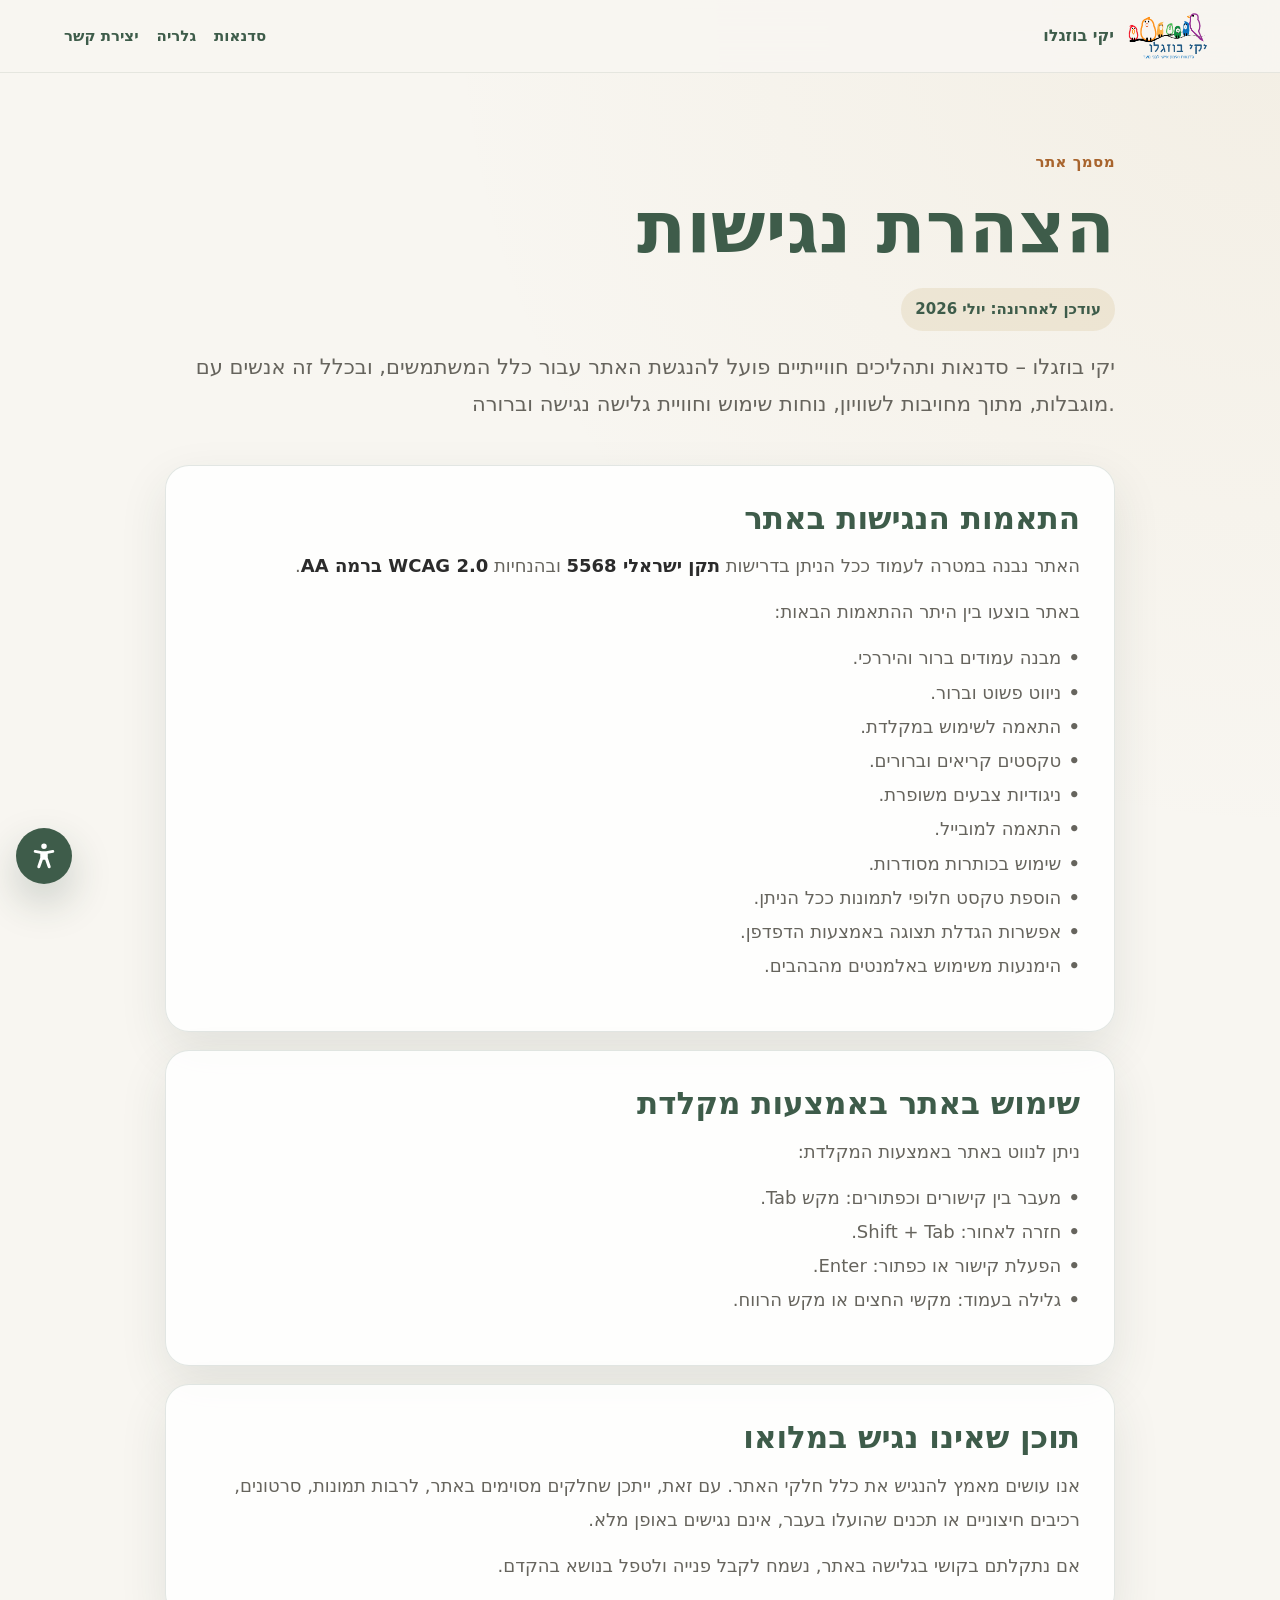
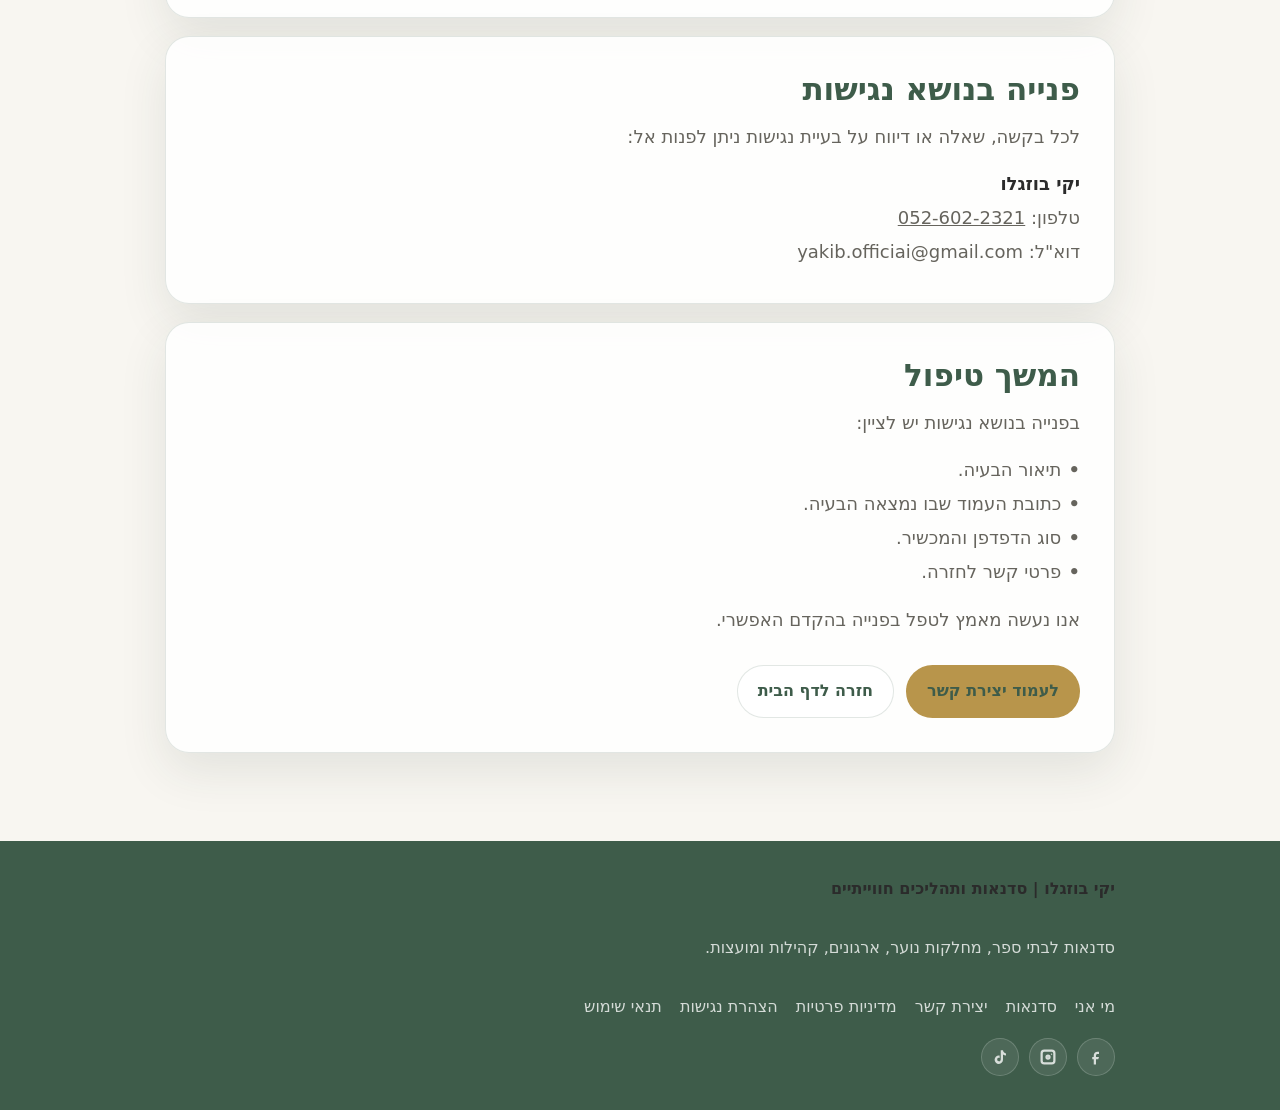
<file: accessibility.html>
<!doctype html>
<html lang="he" dir="ltr">
  <head>
    <script type="text/javascript">
        (function(c,l,a,r,i,t,y){
            c[a]=c[a]||function(){(c[a].q=c[a].q||[]).push(arguments)};
            t=l.createElement(r);t.async=1;t.src="https://www.clarity.ms/tag/"+i;
            y=l.getElementsByTagName(r)[0];y.parentNode.insertBefore(t,y);
        })(window, document, "clarity", "script", "xnafvwif09");
    </script>
    <meta charset="utf-8">
    <meta name="viewport" content="width=device-width, initial-scale=1">
    <title>הצהרת נגישות | יקי בוזגלו</title>
    <style>
      :root {
        --forest: #3e5c4a;
        --olive: #6f7f55;
        --cream: #f8f6f1;
        --sand: #ebe5d7;
        --gold: #b8954b;
        --ink: #2b2b2b;
        --muted: #66645d;
        --white: #ffffff;
        --line: rgba(62, 92, 74, .15);
        --gold-strong: #a8642d;
        --shadow: 0 18px 48px rgba(38, 63, 49, .1);
        --radius: 24px;
      }

      * { box-sizing: border-box; }

      html {
        scroll-behavior: smooth;
        direction: ltr;
      }

      body {
        margin: 0;
        background:
          radial-gradient(circle at top right, rgba(184, 149, 75, .08), transparent 28%),
          var(--cream);
        color: var(--ink);
        font-family: system-ui, -apple-system, BlinkMacSystemFont, "Segoe UI", sans-serif;
        line-height: 1.8;
        direction: ltr;
        overflow-x: hidden;
      }

      a {
        color: inherit;
      }

      .site-header {
        position: sticky;
        top: 0;
        z-index: 10;
        display: flex;
        align-items: center;
        justify-content: space-between;
        gap: 24px;
        padding: 12px clamp(18px, 5vw, 72px);
        background: rgba(248, 246, 241, .92);
        backdrop-filter: blur(18px);
        border-bottom: 1px solid rgba(62, 92, 74, .1);
        direction: rtl;
      }

      .brand {
        display: inline-flex;
        align-items: center;
        gap: 10px;
        color: var(--forest);
        font-weight: 900;
        text-decoration: none;
      }

      .brand img {
        width: 92px;
        height: 48px;
        object-fit: contain;
      }

      .top-links {
        display: flex;
        align-items: center;
        gap: 18px;
        color: var(--forest);
        font-size: 15px;
        font-weight: 800;
      }

      .top-links a {
        text-decoration: none;
      }

      .content-shell {
        width: calc(100% - 36px);
        max-width: 950px;
        margin-inline: auto;
        padding: clamp(38px, 6vw, 76px) 0 clamp(48px, 7vw, 88px);
        direction: ltr;
        text-align: right;
      }

      .page-hero {
        margin-bottom: clamp(24px, 4vw, 42px);
        direction: ltr;
      }

      .eyebrow {
        margin: 0 0 8px;
        color: var(--gold-strong);
        font-size: 15px;
        font-weight: 900;
        letter-spacing: .03em;
      }

      h1,
      h2 {
        margin: 0;
        color: var(--forest);
        line-height: 1.2;
      }

      h1 {
        font-size: clamp(42px, 7vw, 72px);
        overflow-wrap: anywhere;
      }

      .intro {
        margin: 18px 0 0;
        color: var(--muted);
        font-size: clamp(18px, 2vw, 21px);
        line-height: 1.75;
      }

      .updated {
        display: inline-flex;
        margin-top: 18px;
        padding: 8px 14px;
        border-radius: 999px;
        background: rgba(184, 149, 75, .14);
        color: var(--forest);
        font-size: 15px;
        font-weight: 900;
      }

      .accessibility-list {
        display: grid;
        gap: 18px;
      }

      .accessibility-card {
        scroll-margin-top: 96px;
        padding: clamp(22px, 3.5vw, 34px);
        border: 1px solid var(--line);
        border-radius: var(--radius);
        background: rgba(255, 255, 255, .86);
        box-shadow: var(--shadow);
        direction: rtl;
        text-align: right;
      }

      .accessibility-card h2 {
        margin-bottom: 12px;
        font-size: clamp(24px, 3vw, 31px);
        overflow-wrap: anywhere;
      }

      .accessibility-card p,
      .accessibility-card li {
        color: var(--muted);
        font-size: 18px;
        line-height: 1.9;
        overflow-wrap: anywhere;
      }

      .accessibility-card p {
        margin: 0 0 12px;
      }

      .accessibility-card p:last-child {
        margin-bottom: 0;
      }

      .accessibility-card ul {
        margin: 8px 0 14px;
        padding: 0;
        direction: rtl;
        text-align: right;
        list-style: none;
      }

      .accessibility-card li {
        display: grid;
        grid-template-columns: auto 1fr;
        gap: .45rem;
        align-items: start;
        direction: rtl;
        text-align: right;
      }

      .accessibility-card li::before {
        content: "•";
        color: var(--muted);
        font-weight: 900;
        line-height: inherit;
      }

      strong {
        color: var(--ink);
        font-weight: 900;
      }

      .actions {
        display: flex;
        flex-wrap: wrap;
        gap: 12px;
        margin-top: 28px;
      }

      .button {
        display: inline-flex;
        align-items: center;
        justify-content: center;
        min-height: 46px;
        padding: 11px 20px;
        border-radius: 999px;
        border: 1px solid transparent;
        background: var(--gold);
        color: var(--forest);
        font-weight: 900;
        text-decoration: none;
        transition: transform .22s ease, box-shadow .22s ease;
      }

      .button:hover {
        transform: translateY(-2px);
        box-shadow: 0 14px 32px rgba(38, 63, 49, .13);
      }

      .button.secondary {
        border-color: var(--line);
        background: var(--white);
      }

      .site-footer {
        padding: 34px clamp(18px, 5vw, 72px);
        background: var(--forest);
        color: var(--white);
        direction: rtl;
      }

      .footer-inner {
        width: min(950px, 100%);
        margin-inline: auto;
        display: grid;
        gap: 14px;
      }

      .site-footer p,
      .site-footer a {
        color: rgba(255, 255, 255, .78);
      }

      .footer-links {
        display: flex;
        flex-wrap: wrap;
        gap: 10px 18px;
      }

      .footer-links a {
        text-decoration: none;
      }

      .social-links {
        display: flex;
        flex-wrap: wrap;
        align-items: center;
        gap: 10px;
        margin-top: 2px;
      }

      .social-link {
        display: inline-flex;
        width: 38px;
        height: 38px;
        align-items: center;
        justify-content: center;
        border: 1px solid rgba(255, 255, 255, .18);
        border-radius: 999px;
        background: rgba(255, 255, 255, .08);
        color: var(--white);
        text-decoration: none;
        transition: transform .22s ease, background .22s ease, border-color .22s ease;
      }

      .social-link:hover {
        transform: translateY(-2px);
        border-color: rgba(255, 255, 255, .34);
        background: rgba(255, 255, 255, .15);
      }

      .social-link svg {
        width: 18px;
        height: 18px;
        fill: currentColor;
      }

      .sr-only {
        position: absolute;
        width: 1px;
        height: 1px;
        padding: 0;
        margin: -1px;
        overflow: hidden;
        clip: rect(0, 0, 0, 0);
        white-space: nowrap;
        border: 0;
      }

      @media (max-width: 640px) {
        .site-header {
          justify-content: center;
          padding-block: 8px;
        }

        .brand img {
          width: 86px;
          height: 44px;
        }

        .brand span,
        .top-links {
          display: none;
        }

        .content-shell {
          width: 100%;
          max-width: none;
          padding: 34px 14px 48px;
        }

        .accessibility-card {
          width: 100%;
          padding: 20px;
          border-radius: 20px;
        }

        h1 {
          font-size: 34px;
        }

        .accessibility-card h2 {
          font-size: 22px;
        }

        .accessibility-card p,
        .accessibility-card li {
          font-size: 16px;
          line-height: 1.85;
        }
      }
    </style>
    <link rel="stylesheet" href="assets/css/accessibility-widget.css">
  </head>
  <body>
    <header class="site-header">
      <a class="brand" href="index.html" aria-label="חזרה לדף הבית">
        <img src="assets/images/logo.png" alt="לוגו יקי בוזגלו">
        <span>יקי בוזגלו</span>
      </a>
      <nav class="top-links" aria-label="ניווט עמוד הצהרת נגישות">
        <a href="index.html#workshops">סדנאות</a>
        <a href="index.html#gallery">גלריה</a>
        <a href="index.html#contact">יצירת קשר</a>
      </nav>
    </header>

    <main class="content-shell">
      <section class="page-hero" aria-labelledby="accessibility-title">
        <p class="eyebrow">מסמך אתר</p>
        <h1 id="accessibility-title">הצהרת נגישות</h1>
        <span class="updated">עודכן לאחרונה: יולי 2026</span>
        <p class="intro">יקי בוזגלו – סדנאות ותהליכים חווייתיים פועל להנגשת האתר עבור כלל המשתמשים, ובכלל זה אנשים עם מוגבלות, מתוך מחויבות לשוויון, נוחות שימוש וחוויית גלישה נגישה וברורה.</p>
      </section>

      <section class="accessibility-list" aria-label="סעיפי הצהרת הנגישות">
        <article class="accessibility-card" id="site-adjustments">
          <h2>התאמות הנגישות באתר</h2>
          <p>האתר נבנה במטרה לעמוד ככל הניתן בדרישות <strong>תקן ישראלי 5568</strong> ובהנחיות <strong>WCAG 2.0 ברמה AA</strong>.</p>
          <p>באתר בוצעו בין היתר ההתאמות הבאות:</p>
          <ul>
            <li>מבנה עמודים ברור והיררכי.</li>
            <li>ניווט פשוט וברור.</li>
            <li>התאמה לשימוש במקלדת.</li>
            <li>טקסטים קריאים וברורים.</li>
            <li>ניגודיות צבעים משופרת.</li>
            <li>התאמה למובייל.</li>
            <li>שימוש בכותרות מסודרות.</li>
            <li>הוספת טקסט חלופי לתמונות ככל הניתן.</li>
            <li>אפשרות הגדלת תצוגה באמצעות הדפדפן.</li>
            <li>הימנעות משימוש באלמנטים מהבהבים.</li>
          </ul>
        </article>

        <article class="accessibility-card" id="keyboard-use">
          <h2>שימוש באתר באמצעות מקלדת</h2>
          <p>ניתן לנווט באתר באמצעות המקלדת:</p>
          <ul>
            <li>מעבר בין קישורים וכפתורים: מקש Tab.</li>
            <li>חזרה לאחור: Shift + Tab.</li>
            <li>הפעלת קישור או כפתור: Enter.</li>
            <li>גלילה בעמוד: מקשי החצים או מקש הרווח.</li>
          </ul>
        </article>

        <article class="accessibility-card" id="partial-accessibility">
          <h2>תוכן שאינו נגיש במלואו</h2>
          <p>אנו עושים מאמץ להנגיש את כלל חלקי האתר. עם זאת, ייתכן שחלקים מסוימים באתר, לרבות תמונות, סרטונים, רכיבים חיצוניים או תכנים שהועלו בעבר, אינם נגישים באופן מלא.</p>
          <p>אם נתקלתם בקושי בגלישה באתר, נשמח לקבל פנייה ולטפל בנושא בהקדם.</p>
        </article>

        <article class="accessibility-card" id="accessibility-contact">
          <h2>פנייה בנושא נגישות</h2>
          <p>לכל בקשה, שאלה או דיווח על בעיית נגישות ניתן לפנות אל:</p>
          <p><strong>יקי בוזגלו</strong><br>טלפון: <a href="tel:+972526022321">052-602-2321</a><br>דוא"ל: yakib.officiai@gmail.com</p>
        </article>

        <article class="accessibility-card" id="follow-up">
          <h2>המשך טיפול</h2>
          <p>בפנייה בנושא נגישות יש לציין:</p>
          <ul>
            <li>תיאור הבעיה.</li>
            <li>כתובת העמוד שבו נמצאה הבעיה.</li>
            <li>סוג הדפדפן והמכשיר.</li>
            <li>פרטי קשר לחזרה.</li>
          </ul>
          <p>אנו נעשה מאמץ לטפל בפנייה בהקדם האפשרי.</p>
          <div class="actions">
            <a class="button" href="index.html#contact">לעמוד יצירת קשר</a>
            <a class="button secondary" href="index.html">חזרה לדף הבית</a>
          </div>
        </article>
      </section>
    </main>

    <footer class="site-footer">
      <div class="footer-inner">
        <strong>יקי בוזגלו | סדנאות ותהליכים חווייתיים</strong>
        <p>סדנאות לבתי ספר, מחלקות נוער, ארגונים, קהילות ומועצות.</p>
        <div class="footer-links">
          <a href="index.html#about">מי אני</a>
          <a href="index.html#workshops">סדנאות</a>
          <a href="index.html#contact">יצירת קשר</a>
          <a href="privacy.html">מדיניות פרטיות</a>
          <a href="accessibility.html">הצהרת נגישות</a>
          <a href="terms.html">תנאי שימוש</a>
        </div>
        <div class="social-links" aria-label="רשתות חברתיות">
          <a class="social-link" href="coming-soon.html" data-social-link="facebook" aria-label="Facebook">
            <svg viewBox="0 0 24 24" aria-hidden="true"><path d="M14 8h2V5h-2c-3 0-5 2-5 5v2H7v3h2v7h3v-7h3l1-3h-4v-2c0-1.1.9-2 2-2Z"/></svg>
          </a>
          <a class="social-link" href="coming-soon.html" data-social-link="instagram" aria-label="Instagram">
            <svg viewBox="0 0 24 24" aria-hidden="true"><path d="M7 2h10a5 5 0 0 1 5 5v10a5 5 0 0 1-5 5H7a5 5 0 0 1-5-5V7a5 5 0 0 1 5-5Zm0 3a2 2 0 0 0-2 2v10a2 2 0 0 0 2 2h10a2 2 0 0 0 2-2V7a2 2 0 0 0-2-2H7Zm5 3.5A3.5 3.5 0 1 1 12 15.5 3.5 3.5 0 0 1 12 8.5Zm0 3A.5.5 0 1 0 12 12.5.5.5 0 0 0 12 11.5Zm4.8-4.2a.9.9 0 1 1 0 1.8.9.9 0 0 1 0-1.8Z"/></svg>
          </a>
          <a class="social-link" href="coming-soon.html" data-social-link="tiktok" aria-label="TikTok">
            <svg viewBox="0 0 24 24" aria-hidden="true"><path d="M16 3c.3 2.2 1.7 3.8 4 4.2V10a7.2 7.2 0 0 1-4-1.2v6.6A5.6 5.6 0 1 1 10.4 10c.4 0 .8 0 1.1.1v3.1a2.4 2.4 0 1 0 1.5 2.2V3h3Z"/></svg>
          </a>
        </div>
      </div>
    </footer>
    <script src="assets/js/social-links.js"></script>
    <script src="assets/js/accessibility-widget.js"></script>
  </body>
</html>
</file>
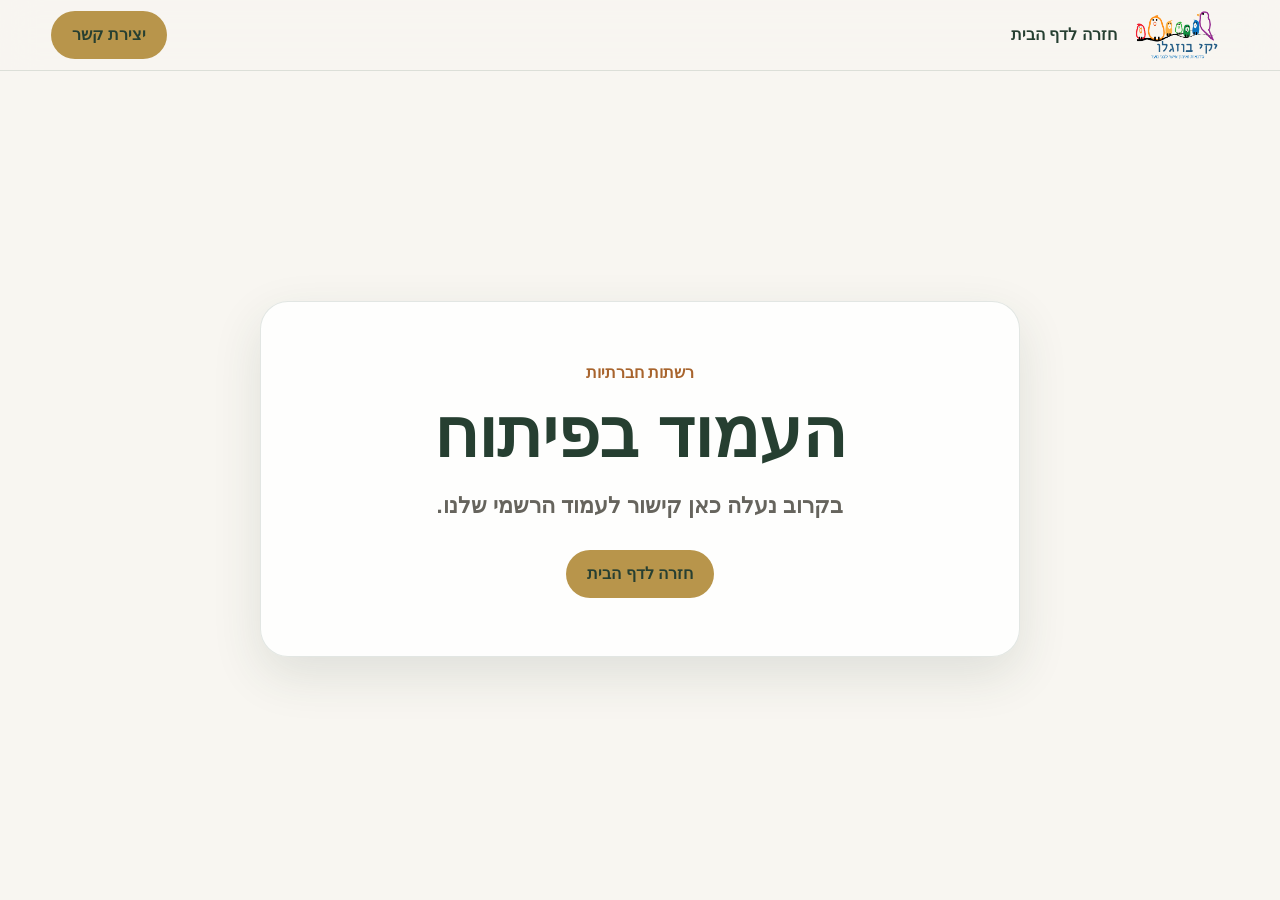
<file: coming-soon.html>
<!doctype html>
<html lang="he" dir="rtl">
  <head>
    <script type="text/javascript">
        (function(c,l,a,r,i,t,y){
            c[a]=c[a]||function(){(c[a].q=c[a].q||[]).push(arguments)};
            t=l.createElement(r);t.async=1;t.src="https://www.clarity.ms/tag/"+i;
            y=l.getElementsByTagName(r)[0];y.parentNode.insertBefore(t,y);
        })(window, document, "clarity", "script", "xnafvwif09");
    </script>
    <meta charset="utf-8">
    <meta name="viewport" content="width=device-width, initial-scale=1">
    <meta name="description" content="עמוד זמני לרשתות החברתיות של יקי בוזגלו.">
    <title>העמוד בפיתוח | יקי בוזגלו</title>
    <style>
      :root {
        --forest: #263f31;
        --green: #3e5c4a;
        --cream: #f8f6f1;
        --white: #ffffff;
        --ink: #2b2b2b;
        --muted: #66645d;
        --gold: #b8954b;
        --gold-strong: #a8642d;
        --line: rgba(62, 92, 74, .15);
        --shadow: 0 18px 50px rgba(38, 63, 49, .12);
      }

      * { box-sizing: border-box; }
      body {
        min-height: 100vh;
        margin: 0;
        display: grid;
        background: var(--cream);
        color: var(--ink);
        font-family: Arial, "Helvetica Neue", sans-serif;
        line-height: 1.65;
      }

      a { color: inherit; }
      img { display: block; max-width: 100%; }
      h1, p { margin: 0; }

      .topbar {
        position: fixed;
        inset: 0 0 auto;
        z-index: 10;
        display: flex;
        align-items: center;
        justify-content: space-between;
        gap: 14px;
        padding: 10px clamp(16px, 4vw, 54px);
        background: rgba(248, 246, 241, .9);
        border-bottom: 1px solid var(--line);
        backdrop-filter: blur(18px);
      }

      .brand {
        display: inline-flex;
        align-items: center;
        gap: 12px;
        color: var(--forest);
        font-weight: 900;
        text-decoration: none;
      }

      .brand img {
        width: 100px;
        height: 50px;
        object-fit: contain;
      }

      .button {
        display: inline-flex;
        min-height: 46px;
        align-items: center;
        justify-content: center;
        padding: 10px 20px;
        border: 1px solid transparent;
        border-radius: 999px;
        background: var(--gold);
        color: var(--forest);
        font: inherit;
        font-weight: 900;
        text-decoration: none;
      }

      main {
        display: grid;
        place-items: center;
        padding: 110px clamp(18px, 5vw, 72px) 52px;
      }

      .notice {
        width: min(760px, 100%);
        padding: clamp(30px, 6vw, 58px);
        border: 1px solid var(--line);
        border-radius: 28px;
        background: rgba(255, 255, 255, .86);
        box-shadow: var(--shadow);
        text-align: center;
      }

      .eyebrow {
        margin-bottom: 12px;
        color: var(--gold-strong);
        font-weight: 900;
      }

      h1 {
        color: var(--forest);
        font-size: clamp(38px, 7vw, 68px);
        line-height: 1.05;
      }

      .notice p:last-of-type {
        max-width: 560px;
        margin: 18px auto 0;
        color: var(--muted);
        font-size: clamp(18px, 2vw, 22px);
        font-weight: 800;
      }

      .actions {
        display: flex;
        flex-wrap: wrap;
        justify-content: center;
        gap: 12px;
        margin-top: 26px;
      }

      @media (max-width: 620px) {
        .brand span { display: none; }
      }
    </style>
  </head>
  <body>
    <header class="topbar">
      <a class="brand" href="index.html">
        <img src="assets/images/logo.png" alt="לוגו יקי בוזגלו">
        <span>חזרה לדף הבית</span>
      </a>
      <a class="button" href="index.html#contact">יצירת קשר</a>
    </header>

    <main>
      <section class="notice" aria-labelledby="coming-soon-title">
        <p class="eyebrow">רשתות חברתיות</p>
        <h1 id="coming-soon-title">העמוד בפיתוח</h1>
        <p>בקרוב נעלה כאן קישור לעמוד הרשמי שלנו.</p>
        <div class="actions">
          <a class="button" href="index.html">חזרה לדף הבית</a>
        </div>
      </section>
    </main>
  </body>
</html>
</file>
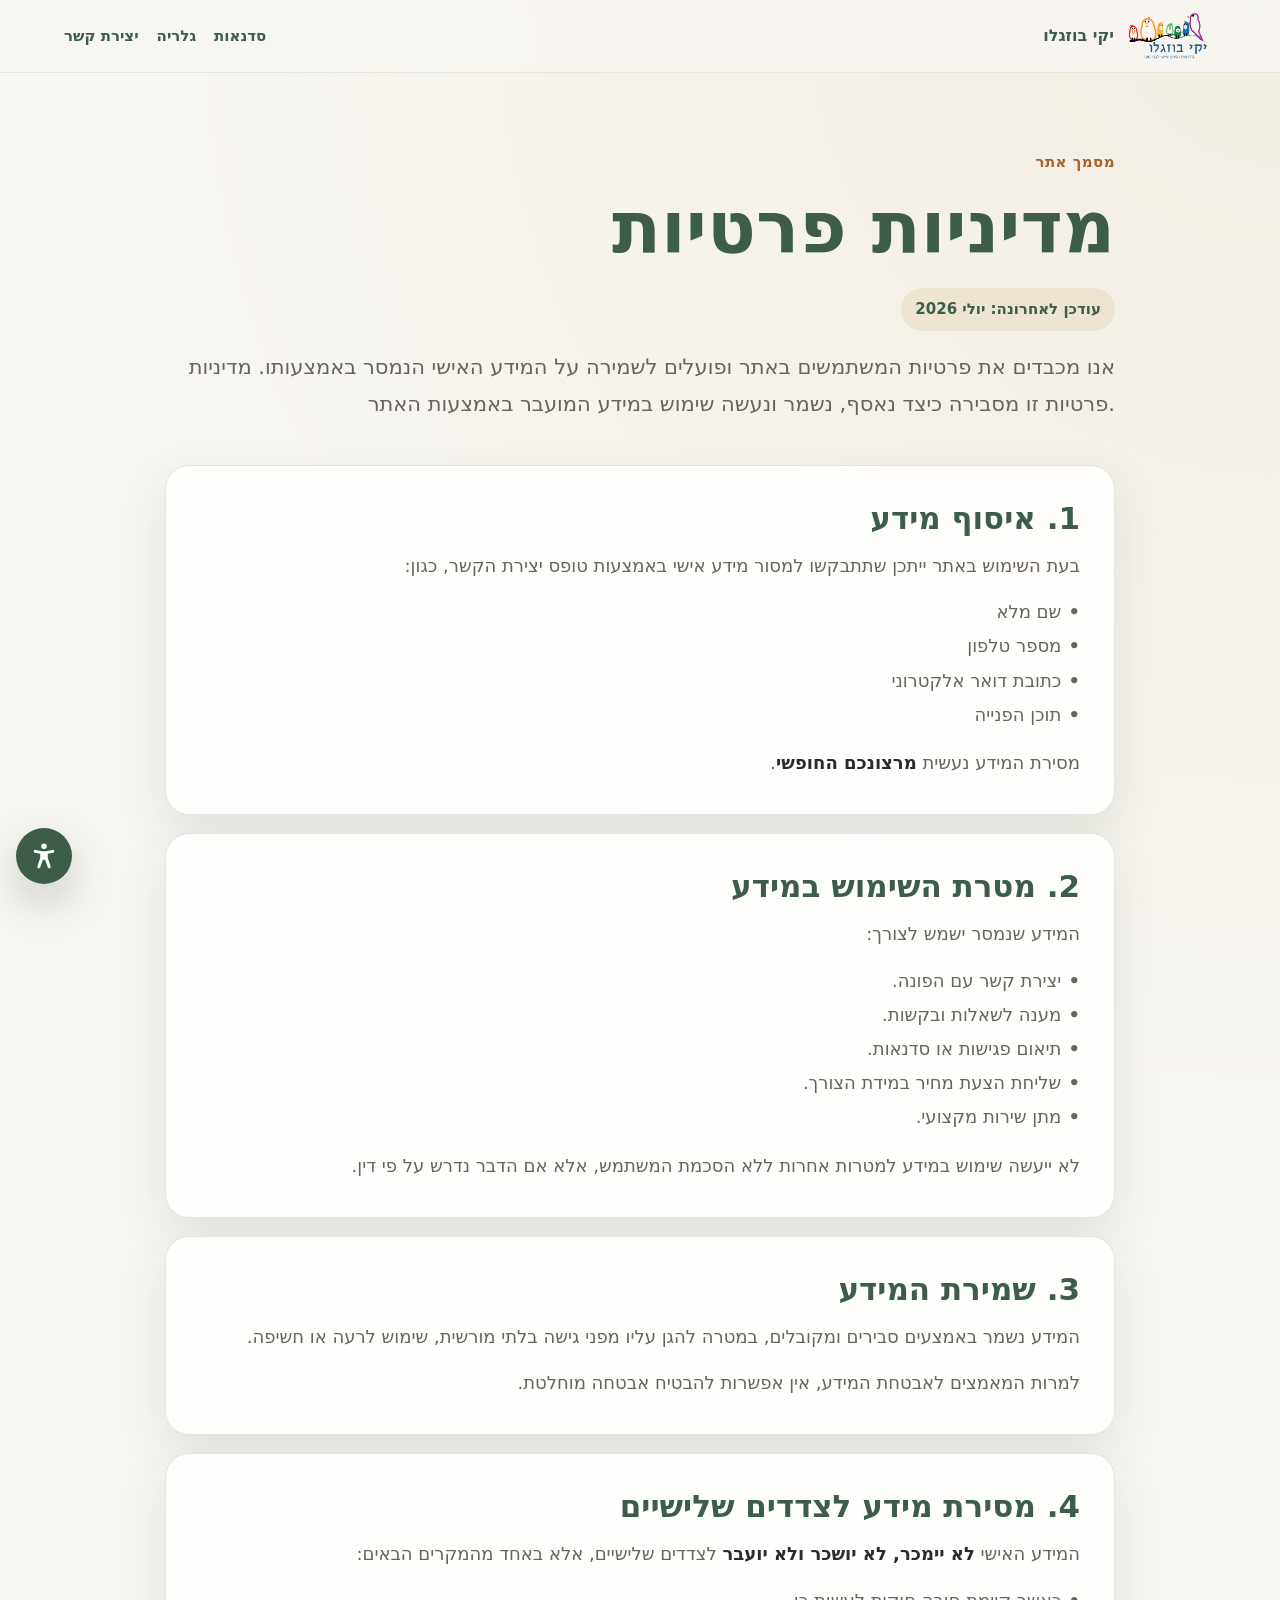
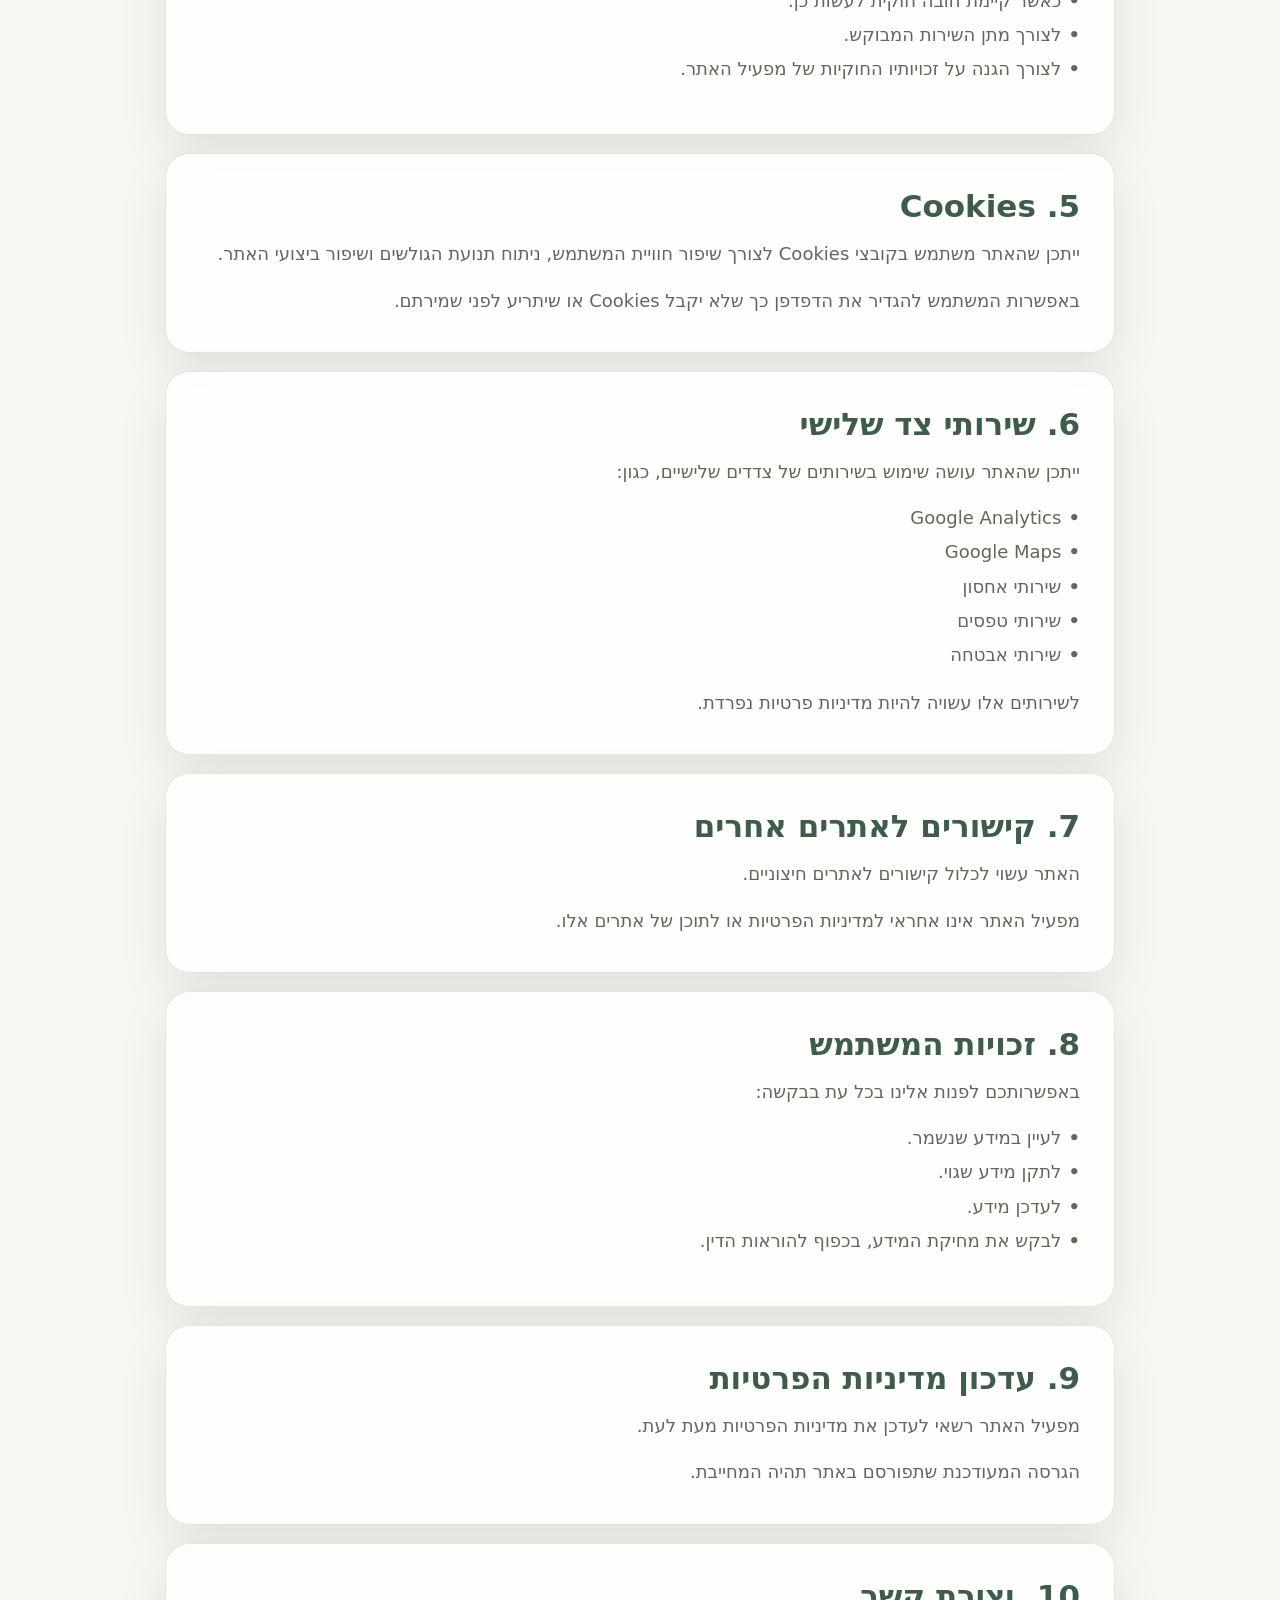
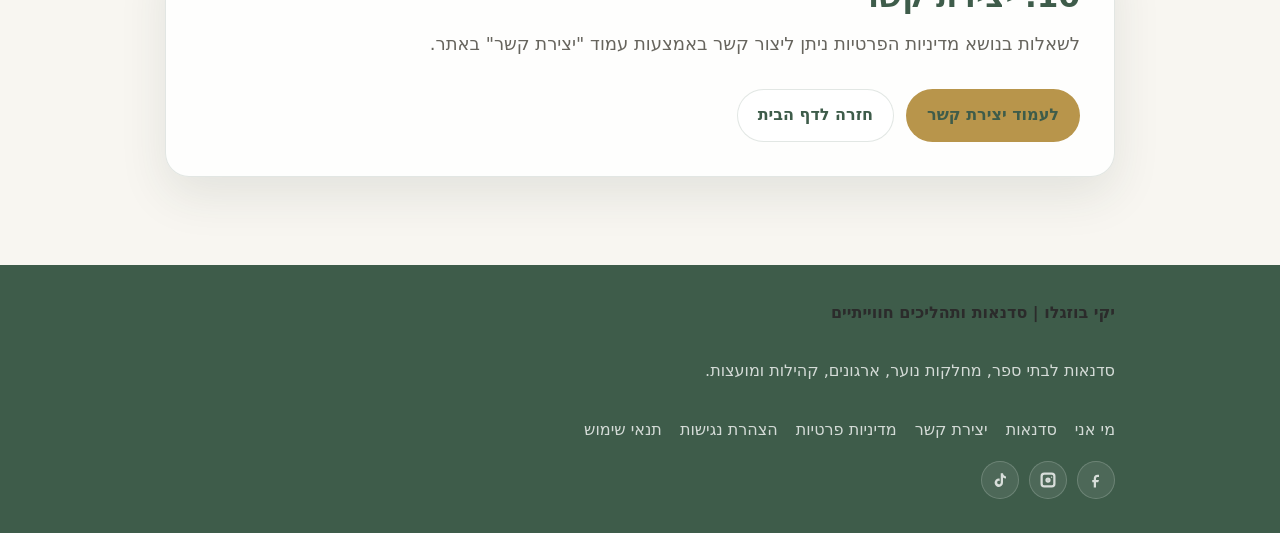
<file: privacy.html>
<!doctype html>
<html lang="he" dir="ltr">
  <head>
    <script type="text/javascript">
        (function(c,l,a,r,i,t,y){
            c[a]=c[a]||function(){(c[a].q=c[a].q||[]).push(arguments)};
            t=l.createElement(r);t.async=1;t.src="https://www.clarity.ms/tag/"+i;
            y=l.getElementsByTagName(r)[0];y.parentNode.insertBefore(t,y);
        })(window, document, "clarity", "script", "xnafvwif09");
    </script>
    <meta charset="utf-8">
    <meta name="viewport" content="width=device-width, initial-scale=1">
    <title>מדיניות פרטיות | יקי בוזגלו</title>
    <style>
      :root {
        --forest: #3e5c4a;
        --olive: #6f7f55;
        --cream: #f8f6f1;
        --sand: #ebe5d7;
        --gold: #b8954b;
        --ink: #2b2b2b;
        --muted: #66645d;
        --white: #ffffff;
        --line: rgba(62, 92, 74, .15);
        --gold-strong: #a8642d;
        --shadow: 0 18px 48px rgba(38, 63, 49, .1);
        --radius: 24px;
      }

      * { box-sizing: border-box; }

      html {
        scroll-behavior: smooth;
        direction: ltr;
      }

      body {
        margin: 0;
        background:
          radial-gradient(circle at top right, rgba(184, 149, 75, .08), transparent 28%),
          var(--cream);
        color: var(--ink);
        font-family: system-ui, -apple-system, BlinkMacSystemFont, "Segoe UI", sans-serif;
        line-height: 1.8;
        direction: ltr;
        overflow-x: hidden;
      }

      a {
        color: inherit;
      }

      .site-header {
        position: sticky;
        top: 0;
        z-index: 10;
        display: flex;
        align-items: center;
        justify-content: space-between;
        gap: 24px;
        padding: 12px clamp(18px, 5vw, 72px);
        background: rgba(248, 246, 241, .92);
        backdrop-filter: blur(18px);
        border-bottom: 1px solid rgba(62, 92, 74, .1);
        direction: rtl;
      }

      .brand {
        display: inline-flex;
        align-items: center;
        gap: 10px;
        color: var(--forest);
        font-weight: 900;
        text-decoration: none;
      }

      .brand img {
        width: 92px;
        height: 48px;
        object-fit: contain;
      }

      .top-links {
        display: flex;
        align-items: center;
        gap: 18px;
        color: var(--forest);
        font-size: 15px;
        font-weight: 800;
      }

      .top-links a {
        text-decoration: none;
      }

      .content-shell {
        width: calc(100% - 36px);
        max-width: 950px;
        margin-inline: auto;
        padding: clamp(38px, 6vw, 76px) 0 clamp(48px, 7vw, 88px);
        direction: ltr;
        text-align: right;
      }

      .page-hero {
        margin-bottom: clamp(24px, 4vw, 42px);
        direction: ltr;
      }

      .eyebrow {
        margin: 0 0 8px;
        color: var(--gold-strong);
        font-size: 15px;
        font-weight: 900;
        letter-spacing: .03em;
      }

      h1,
      h2 {
        margin: 0;
        color: var(--forest);
        line-height: 1.2;
      }

      h1 {
        font-size: clamp(42px, 7vw, 72px);
        overflow-wrap: anywhere;
      }

      .intro {
        margin: 18px 0 0;
        color: var(--muted);
        font-size: clamp(18px, 2vw, 21px);
        line-height: 1.75;
      }

      .updated {
        display: inline-flex;
        margin-top: 18px;
        padding: 8px 14px;
        border-radius: 999px;
        background: rgba(184, 149, 75, .14);
        color: var(--forest);
        font-size: 15px;
        font-weight: 900;
      }

      .policy-list {
        display: grid;
        gap: 18px;
      }

      .policy-card {
        scroll-margin-top: 96px;
        padding: clamp(22px, 3.5vw, 34px);
        border: 1px solid var(--line);
        border-radius: var(--radius);
        background: rgba(255, 255, 255, .86);
        box-shadow: var(--shadow);
        direction: rtl;
        text-align: right;
      }

      .policy-card h2 {
        margin-bottom: 12px;
        font-size: clamp(24px, 3vw, 31px);
        overflow-wrap: anywhere;
      }

      .policy-card p,
      .policy-card li {
        color: var(--muted);
        font-size: 18px;
        line-height: 1.9;
        overflow-wrap: anywhere;
      }

      .policy-card p {
        margin: 0 0 12px;
      }

      .policy-card p:last-child {
        margin-bottom: 0;
      }

      .policy-card ul {
        margin: 8px 0 14px;
        padding: 0;
        direction: rtl;
        text-align: right;
        list-style: none;
      }

      .policy-card li {
        display: grid;
        grid-template-columns: auto 1fr;
        gap: .45rem;
        align-items: start;
        direction: rtl;
        text-align: right;
      }

      .policy-card li::before {
        content: "•";
        color: var(--muted);
        font-weight: 900;
        line-height: inherit;
      }

      strong {
        color: var(--ink);
        font-weight: 900;
      }

      .actions {
        display: flex;
        flex-wrap: wrap;
        gap: 12px;
        margin-top: 28px;
      }

      .button {
        display: inline-flex;
        align-items: center;
        justify-content: center;
        min-height: 46px;
        padding: 11px 20px;
        border-radius: 999px;
        border: 1px solid transparent;
        background: var(--gold);
        color: var(--forest);
        font-weight: 900;
        text-decoration: none;
        transition: transform .22s ease, box-shadow .22s ease;
      }

      .button:hover {
        transform: translateY(-2px);
        box-shadow: 0 14px 32px rgba(38, 63, 49, .13);
      }

      .button.secondary {
        border-color: var(--line);
        background: var(--white);
      }

      .site-footer {
        padding: 34px clamp(18px, 5vw, 72px);
        background: var(--forest);
        color: var(--white);
        direction: rtl;
      }

      .footer-inner {
        width: min(950px, 100%);
        margin-inline: auto;
        display: grid;
        gap: 14px;
      }

      .site-footer p,
      .site-footer a {
        color: rgba(255, 255, 255, .78);
      }

      .footer-links {
        display: flex;
        flex-wrap: wrap;
        gap: 10px 18px;
      }

      .footer-links a {
        text-decoration: none;
      }

      .social-links {
        display: flex;
        flex-wrap: wrap;
        align-items: center;
        gap: 10px;
        margin-top: 2px;
      }

      .social-link {
        display: inline-flex;
        width: 38px;
        height: 38px;
        align-items: center;
        justify-content: center;
        border: 1px solid rgba(255, 255, 255, .18);
        border-radius: 999px;
        background: rgba(255, 255, 255, .08);
        color: var(--white);
        text-decoration: none;
        transition: transform .22s ease, background .22s ease, border-color .22s ease;
      }

      .social-link:hover {
        transform: translateY(-2px);
        border-color: rgba(255, 255, 255, .34);
        background: rgba(255, 255, 255, .15);
      }

      .social-link svg {
        width: 18px;
        height: 18px;
        fill: currentColor;
      }

      .sr-only {
        position: absolute;
        width: 1px;
        height: 1px;
        padding: 0;
        margin: -1px;
        overflow: hidden;
        clip: rect(0, 0, 0, 0);
        white-space: nowrap;
        border: 0;
      }

      @media (max-width: 640px) {
        .site-header {
          justify-content: center;
          padding-block: 8px;
        }

        .brand img {
          width: 86px;
          height: 44px;
        }

        .brand span,
        .top-links {
          display: none;
        }

        .content-shell {
          width: 100%;
          max-width: none;
          padding: 34px 14px 48px;
        }

        .policy-card {
          width: 100%;
          padding: 20px;
          border-radius: 20px;
        }

        h1 {
          font-size: 34px;
        }

        .policy-card h2 {
          font-size: 22px;
        }

        .policy-card p,
        .policy-card li {
          font-size: 16px;
          line-height: 1.85;
        }
      }
    </style>
    <link rel="stylesheet" href="assets/css/accessibility-widget.css">
  </head>
  <body>
    <header class="site-header">
      <a class="brand" href="index.html" aria-label="חזרה לדף הבית">
        <img src="assets/images/logo.png" alt="לוגו יקי בוזגלו">
        <span>יקי בוזגלו</span>
      </a>
      <nav class="top-links" aria-label="ניווט עמוד מדיניות פרטיות">
        <a href="index.html#workshops">סדנאות</a>
        <a href="index.html#gallery">גלריה</a>
        <a href="index.html#contact">יצירת קשר</a>
      </nav>
    </header>

    <main class="content-shell">
      <section class="page-hero" aria-labelledby="privacy-title">
        <p class="eyebrow">מסמך אתר</p>
        <h1 id="privacy-title">מדיניות פרטיות</h1>
        <span class="updated">עודכן לאחרונה: יולי 2026</span>
        <p class="intro">אנו מכבדים את פרטיות המשתמשים באתר ופועלים לשמירה על המידע האישי הנמסר באמצעותו. מדיניות פרטיות זו מסבירה כיצד נאסף, נשמר ונעשה שימוש במידע המועבר באמצעות האתר.</p>
      </section>

      <section class="policy-list" aria-label="סעיפי מדיניות הפרטיות">
        <article class="policy-card" id="data-collection">
          <h2>1. איסוף מידע</h2>
          <p>בעת השימוש באתר ייתכן שתתבקשו למסור מידע אישי באמצעות טופס יצירת הקשר, כגון:</p>
          <ul>
            <li>שם מלא</li>
            <li>מספר טלפון</li>
            <li>כתובת דואר אלקטרוני</li>
            <li>תוכן הפנייה</li>
          </ul>
          <p>מסירת המידע נעשית <strong>מרצונכם החופשי</strong>.</p>
        </article>

        <article class="policy-card" id="data-use">
          <h2>2. מטרת השימוש במידע</h2>
          <p>המידע שנמסר ישמש לצורך:</p>
          <ul>
            <li>יצירת קשר עם הפונה.</li>
            <li>מענה לשאלות ובקשות.</li>
            <li>תיאום פגישות או סדנאות.</li>
            <li>שליחת הצעת מחיר במידת הצורך.</li>
            <li>מתן שירות מקצועי.</li>
          </ul>
          <p>לא ייעשה שימוש במידע למטרות אחרות ללא הסכמת המשתמש, אלא אם הדבר נדרש על פי דין.</p>
        </article>

        <article class="policy-card" id="data-storage">
          <h2>3. שמירת המידע</h2>
          <p>המידע נשמר באמצעים סבירים ומקובלים, במטרה להגן עליו מפני גישה בלתי מורשית, שימוש לרעה או חשיפה.</p>
          <p>למרות המאמצים לאבטחת המידע, אין אפשרות להבטיח אבטחה מוחלטת.</p>
        </article>

        <article class="policy-card" id="third-parties">
          <h2>4. מסירת מידע לצדדים שלישיים</h2>
          <p>המידע האישי <strong>לא יימכר, לא יושכר ולא יועבר</strong> לצדדים שלישיים, אלא באחד מהמקרים הבאים:</p>
          <ul>
            <li>כאשר קיימת חובה חוקית לעשות כן.</li>
            <li>לצורך מתן השירות המבוקש.</li>
            <li>לצורך הגנה על זכויותיו החוקיות של מפעיל האתר.</li>
          </ul>
        </article>

        <article class="policy-card" id="cookies">
          <h2>5. Cookies</h2>
          <p>ייתכן שהאתר משתמש בקובצי Cookies לצורך שיפור חוויית המשתמש, ניתוח תנועת הגולשים ושיפור ביצועי האתר.</p>
          <p>באפשרות המשתמש להגדיר את הדפדפן כך שלא יקבל Cookies או שיתריע לפני שמירתם.</p>
        </article>

        <article class="policy-card" id="third-party-services">
          <h2>6. שירותי צד שלישי</h2>
          <p>ייתכן שהאתר עושה שימוש בשירותים של צדדים שלישיים, כגון:</p>
          <ul>
            <li>Google Analytics</li>
            <li>Google Maps</li>
            <li>שירותי אחסון</li>
            <li>שירותי טפסים</li>
            <li>שירותי אבטחה</li>
          </ul>
          <p>לשירותים אלו עשויה להיות מדיניות פרטיות נפרדת.</p>
        </article>

        <article class="policy-card" id="external-links">
          <h2>7. קישורים לאתרים אחרים</h2>
          <p>האתר עשוי לכלול קישורים לאתרים חיצוניים.</p>
          <p>מפעיל האתר אינו אחראי למדיניות הפרטיות או לתוכן של אתרים אלו.</p>
        </article>

        <article class="policy-card" id="user-rights">
          <h2>8. זכויות המשתמש</h2>
          <p>באפשרותכם לפנות אלינו בכל עת בבקשה:</p>
          <ul>
            <li>לעיין במידע שנשמר.</li>
            <li>לתקן מידע שגוי.</li>
            <li>לעדכן מידע.</li>
            <li>לבקש את מחיקת המידע, בכפוף להוראות הדין.</li>
          </ul>
        </article>

        <article class="policy-card" id="policy-updates">
          <h2>9. עדכון מדיניות הפרטיות</h2>
          <p>מפעיל האתר רשאי לעדכן את מדיניות הפרטיות מעת לעת.</p>
          <p>הגרסה המעודכנת שתפורסם באתר תהיה המחייבת.</p>
        </article>

        <article class="policy-card" id="contact">
          <h2>10. יצירת קשר</h2>
          <p>לשאלות בנושא מדיניות הפרטיות ניתן ליצור קשר באמצעות עמוד "יצירת קשר" באתר.</p>
          <div class="actions">
            <a class="button" href="index.html#contact">לעמוד יצירת קשר</a>
            <a class="button secondary" href="index.html">חזרה לדף הבית</a>
          </div>
        </article>
      </section>
    </main>

    <footer class="site-footer">
      <div class="footer-inner">
        <strong>יקי בוזגלו | סדנאות ותהליכים חווייתיים</strong>
        <p>סדנאות לבתי ספר, מחלקות נוער, ארגונים, קהילות ומועצות.</p>
        <div class="footer-links">
          <a href="index.html#about">מי אני</a>
          <a href="index.html#workshops">סדנאות</a>
          <a href="index.html#contact">יצירת קשר</a>
          <a href="privacy.html">מדיניות פרטיות</a>
          <a href="accessibility.html">הצהרת נגישות</a>
          <a href="terms.html">תנאי שימוש</a>
        </div>
        <div class="social-links" aria-label="רשתות חברתיות">
          <a class="social-link" href="coming-soon.html" data-social-link="facebook" aria-label="Facebook">
            <svg viewBox="0 0 24 24" aria-hidden="true"><path d="M14 8h2V5h-2c-3 0-5 2-5 5v2H7v3h2v7h3v-7h3l1-3h-4v-2c0-1.1.9-2 2-2Z"/></svg>
          </a>
          <a class="social-link" href="coming-soon.html" data-social-link="instagram" aria-label="Instagram">
            <svg viewBox="0 0 24 24" aria-hidden="true"><path d="M7 2h10a5 5 0 0 1 5 5v10a5 5 0 0 1-5 5H7a5 5 0 0 1-5-5V7a5 5 0 0 1 5-5Zm0 3a2 2 0 0 0-2 2v10a2 2 0 0 0 2 2h10a2 2 0 0 0 2-2V7a2 2 0 0 0-2-2H7Zm5 3.5A3.5 3.5 0 1 1 12 15.5 3.5 3.5 0 0 1 12 8.5Zm0 3A.5.5 0 1 0 12 12.5.5.5 0 0 0 12 11.5Zm4.8-4.2a.9.9 0 1 1 0 1.8.9.9 0 0 1 0-1.8Z"/></svg>
          </a>
          <a class="social-link" href="coming-soon.html" data-social-link="tiktok" aria-label="TikTok">
            <svg viewBox="0 0 24 24" aria-hidden="true"><path d="M16 3c.3 2.2 1.7 3.8 4 4.2V10a7.2 7.2 0 0 1-4-1.2v6.6A5.6 5.6 0 1 1 10.4 10c.4 0 .8 0 1.1.1v3.1a2.4 2.4 0 1 0 1.5 2.2V3h3Z"/></svg>
          </a>
        </div>
      </div>
    </footer>
    <script src="assets/js/social-links.js"></script>
    <script src="assets/js/accessibility-widget.js"></script>
  </body>
</html>
</file>
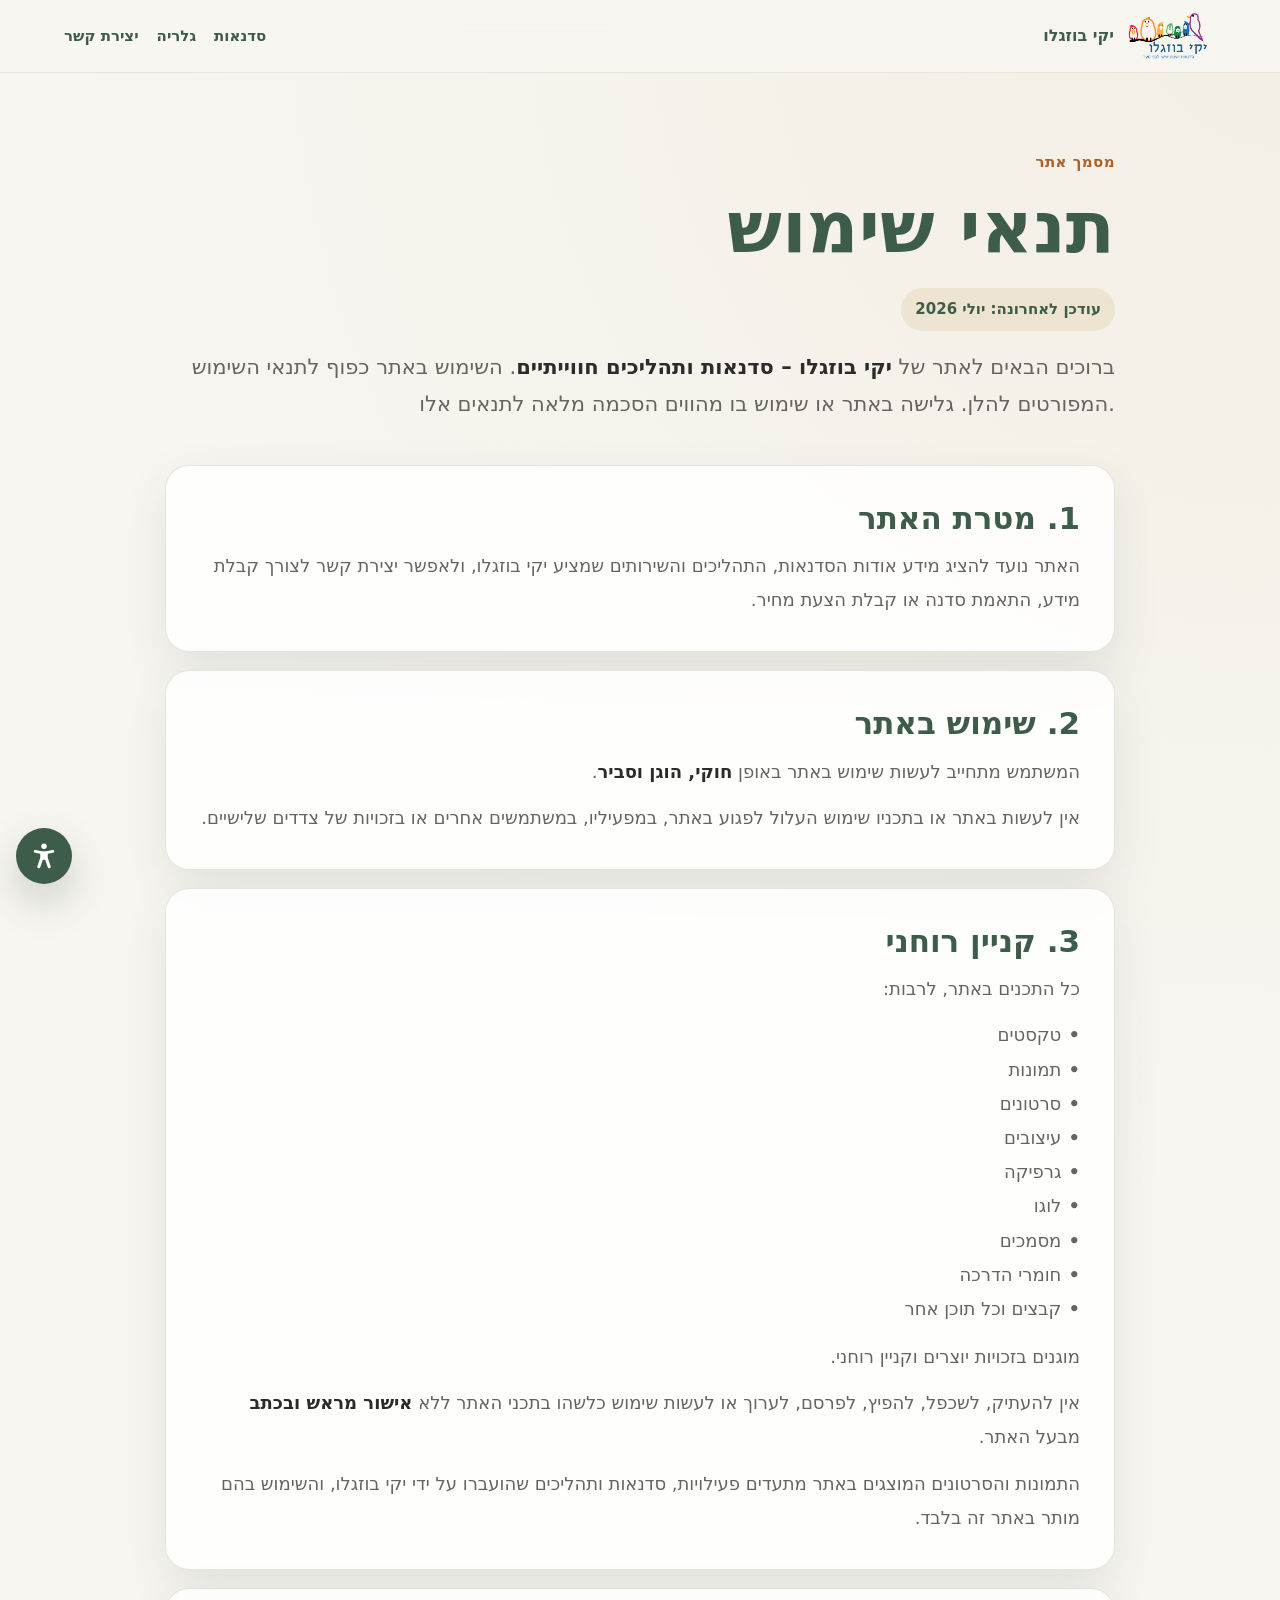
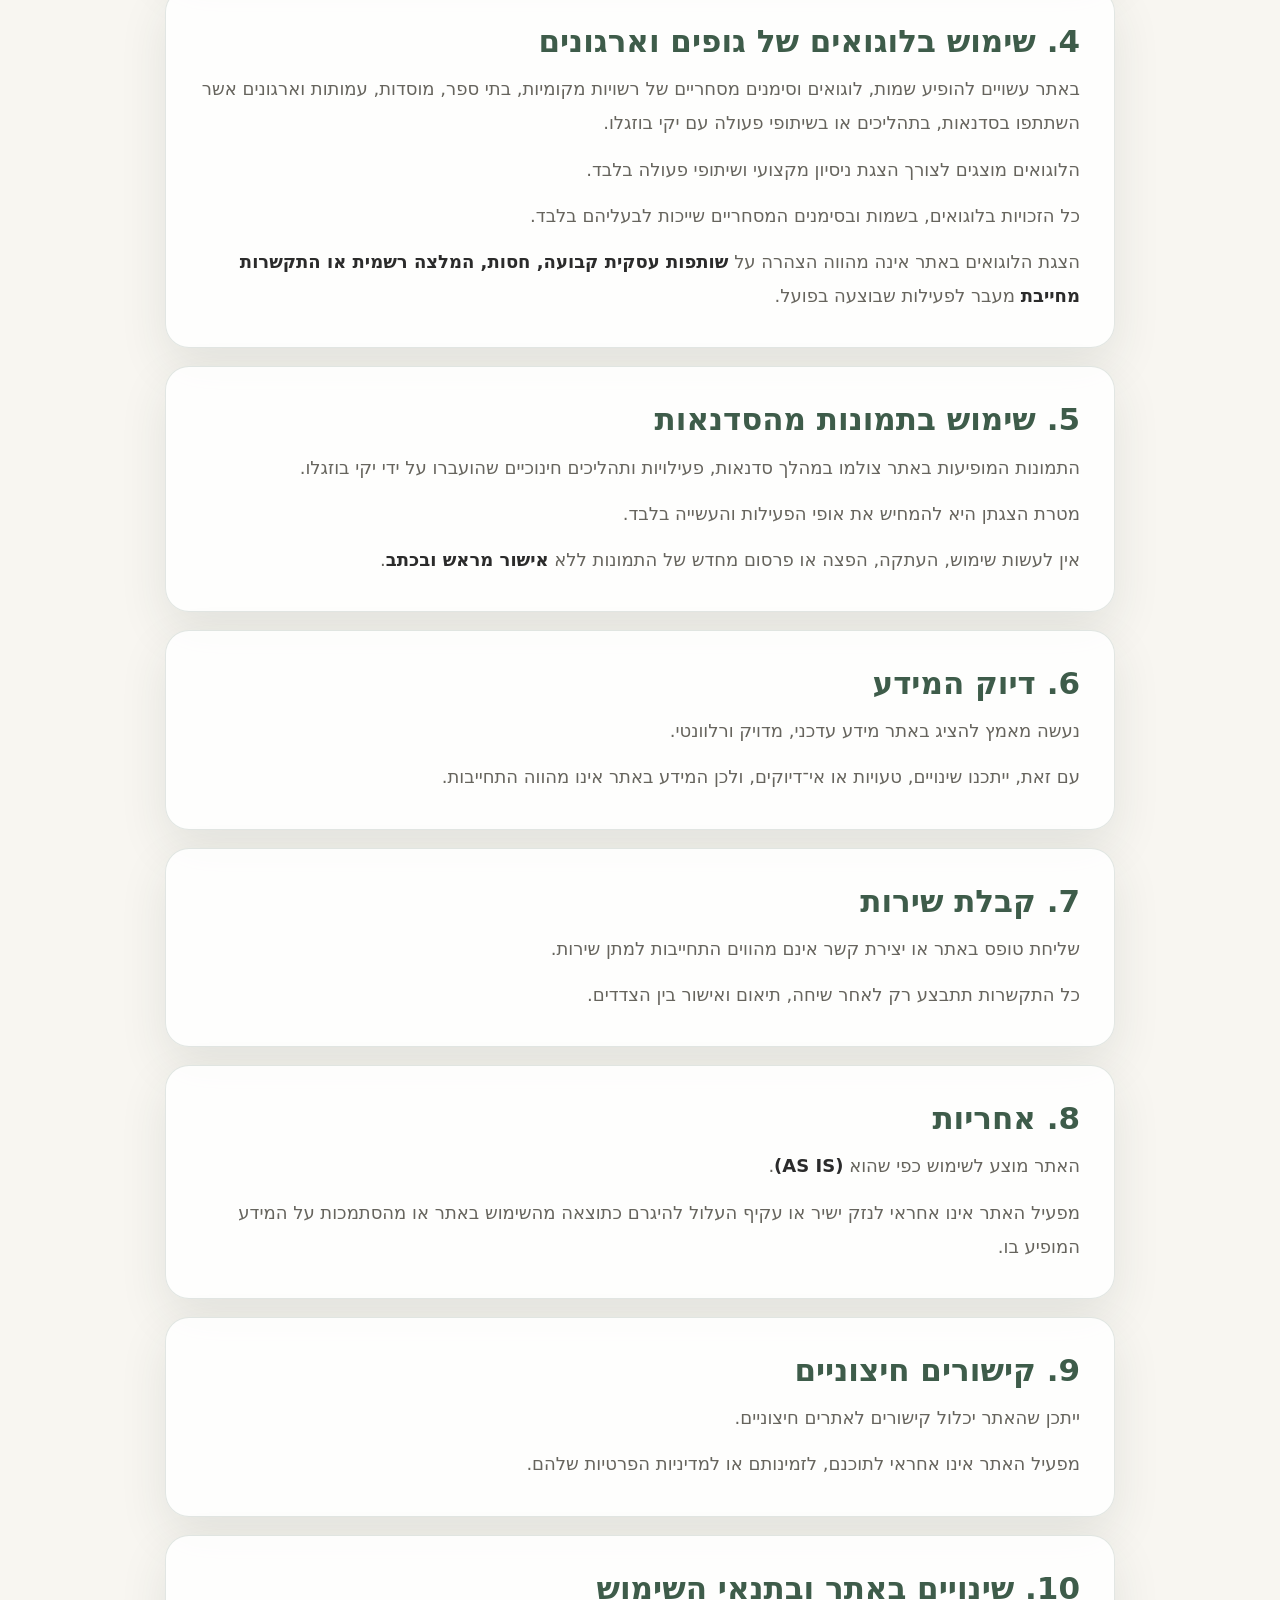
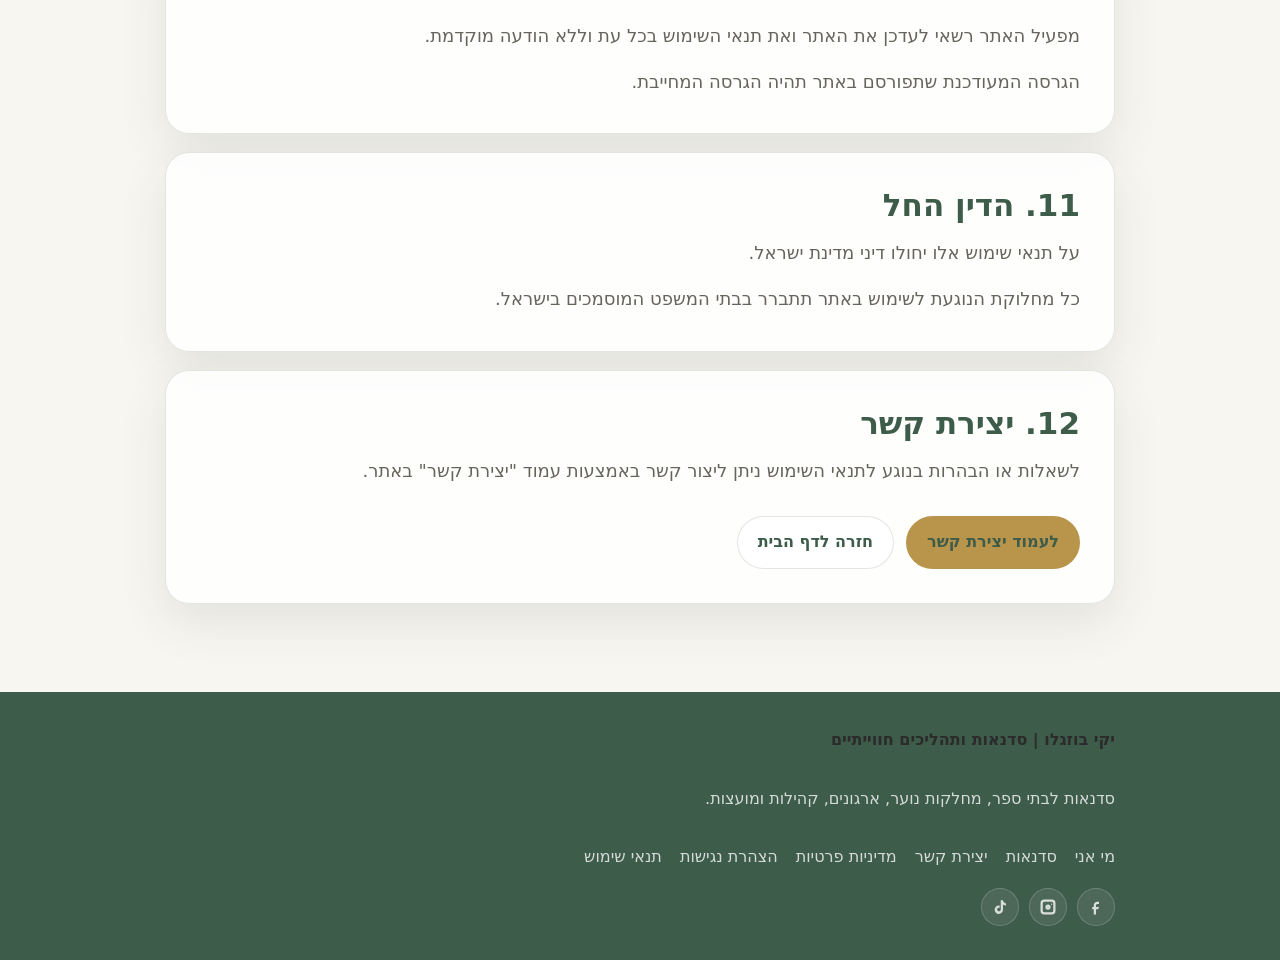
<file: terms.html>
<!doctype html>
<html lang="he" dir="ltr">
  <head>
    <script type="text/javascript">
        (function(c,l,a,r,i,t,y){
            c[a]=c[a]||function(){(c[a].q=c[a].q||[]).push(arguments)};
            t=l.createElement(r);t.async=1;t.src="https://www.clarity.ms/tag/"+i;
            y=l.getElementsByTagName(r)[0];y.parentNode.insertBefore(t,y);
        })(window, document, "clarity", "script", "xnafvwif09");
    </script>
    <meta charset="utf-8">
    <meta name="viewport" content="width=device-width, initial-scale=1">
    <title>תנאי שימוש | יקי בוזגלו</title>
    <style>
      :root {
        --forest: #3e5c4a;
        --olive: #6f7f55;
        --cream: #f8f6f1;
        --sand: #ebe5d7;
        --gold: #b8954b;
        --ink: #2b2b2b;
        --muted: #66645d;
        --white: #ffffff;
        --line: rgba(62, 92, 74, .15);
        --gold-strong: #a8642d;
        --shadow: 0 18px 48px rgba(38, 63, 49, .1);
        --radius: 24px;
      }

      * { box-sizing: border-box; }

      html {
        scroll-behavior: smooth;
        direction: ltr;
      }

      body {
        margin: 0;
        background:
          radial-gradient(circle at top right, rgba(184, 149, 75, .08), transparent 28%),
          var(--cream);
        color: var(--ink);
        font-family: system-ui, -apple-system, BlinkMacSystemFont, "Segoe UI", sans-serif;
        line-height: 1.8;
        direction: ltr;
        overflow-x: hidden;
      }

      a {
        color: inherit;
      }

      .site-header {
        position: sticky;
        top: 0;
        z-index: 10;
        display: flex;
        align-items: center;
        justify-content: space-between;
        gap: 24px;
        padding: 12px clamp(18px, 5vw, 72px);
        background: rgba(248, 246, 241, .92);
        backdrop-filter: blur(18px);
        border-bottom: 1px solid rgba(62, 92, 74, .1);
        direction: rtl;
      }

      .brand {
        display: inline-flex;
        align-items: center;
        gap: 10px;
        color: var(--forest);
        font-weight: 900;
        text-decoration: none;
      }

      .brand img {
        width: 92px;
        height: 48px;
        object-fit: contain;
      }

      .top-links {
        display: flex;
        align-items: center;
        gap: 18px;
        color: var(--forest);
        font-size: 15px;
        font-weight: 800;
      }

      .top-links a {
        text-decoration: none;
      }

      .content-shell {
        width: calc(100% - 36px);
        max-width: 950px;
        margin-inline: auto;
        padding: clamp(38px, 6vw, 76px) 0 clamp(48px, 7vw, 88px);
        direction: ltr;
        text-align: right;
      }

      .page-hero {
        margin-bottom: clamp(24px, 4vw, 42px);
        direction: ltr;
      }

      .eyebrow {
        margin: 0 0 8px;
        color: var(--gold-strong);
        font-size: 15px;
        font-weight: 900;
        letter-spacing: .03em;
      }

      h1,
      h2 {
        margin: 0;
        color: var(--forest);
        line-height: 1.2;
      }

      h1 {
        font-size: clamp(42px, 7vw, 72px);
        overflow-wrap: anywhere;
      }

      .intro {
        margin: 18px 0 0;
        color: var(--muted);
        font-size: clamp(18px, 2vw, 21px);
        line-height: 1.75;
      }

      .updated {
        display: inline-flex;
        margin-top: 18px;
        padding: 8px 14px;
        border-radius: 999px;
        background: rgba(184, 149, 75, .14);
        color: var(--forest);
        font-size: 15px;
        font-weight: 900;
      }

      .terms-list {
        display: grid;
        gap: 18px;
      }

      .term-card {
        scroll-margin-top: 96px;
        padding: clamp(22px, 3.5vw, 34px);
        border: 1px solid var(--line);
        border-radius: var(--radius);
        background: rgba(255, 255, 255, .86);
        box-shadow: var(--shadow);
        direction: rtl;
        text-align: right;
      }

      .term-card h2 {
        margin-bottom: 12px;
        font-size: clamp(24px, 3vw, 31px);
        overflow-wrap: anywhere;
      }

      .term-card p,
      .term-card li {
        color: var(--muted);
        font-size: 18px;
        line-height: 1.9;
        overflow-wrap: anywhere;
      }

      .term-card p {
        margin: 0 0 12px;
      }

      .term-card p:last-child {
        margin-bottom: 0;
      }

      .term-card ul {
        margin: 8px 0 14px;
        padding: 0;
        direction: rtl;
        text-align: right;
        list-style: none;
      }

      .term-card li {
        display: grid;
        grid-template-columns: auto 1fr;
        gap: .45rem;
        align-items: start;
        direction: rtl;
        text-align: right;
      }

      .term-card li::before {
        content: "•";
        color: var(--muted);
        font-weight: 900;
        line-height: inherit;
      }

      strong {
        color: var(--ink);
        font-weight: 900;
      }

      .actions {
        display: flex;
        flex-wrap: wrap;
        gap: 12px;
        margin-top: 28px;
      }

      .button {
        display: inline-flex;
        align-items: center;
        justify-content: center;
        min-height: 46px;
        padding: 11px 20px;
        border-radius: 999px;
        border: 1px solid transparent;
        background: var(--gold);
        color: var(--forest);
        font-weight: 900;
        text-decoration: none;
        transition: transform .22s ease, box-shadow .22s ease;
      }

      .button:hover {
        transform: translateY(-2px);
        box-shadow: 0 14px 32px rgba(38, 63, 49, .13);
      }

      .button.secondary {
        border-color: var(--line);
        background: var(--white);
      }

      .site-footer {
        padding: 34px clamp(18px, 5vw, 72px);
        background: var(--forest);
        color: var(--white);
        direction: rtl;
      }

      .footer-inner {
        width: min(950px, 100%);
        margin-inline: auto;
        display: grid;
        gap: 14px;
      }

      .site-footer p,
      .site-footer a {
        color: rgba(255, 255, 255, .78);
      }

      .footer-links {
        display: flex;
        flex-wrap: wrap;
        gap: 10px 18px;
      }

      .footer-links a {
        text-decoration: none;
      }

      .social-links {
        display: flex;
        flex-wrap: wrap;
        align-items: center;
        gap: 10px;
        margin-top: 2px;
      }

      .social-link {
        display: inline-flex;
        width: 38px;
        height: 38px;
        align-items: center;
        justify-content: center;
        border: 1px solid rgba(255, 255, 255, .18);
        border-radius: 999px;
        background: rgba(255, 255, 255, .08);
        color: var(--white);
        text-decoration: none;
        transition: transform .22s ease, background .22s ease, border-color .22s ease;
      }

      .social-link:hover {
        transform: translateY(-2px);
        border-color: rgba(255, 255, 255, .34);
        background: rgba(255, 255, 255, .15);
      }

      .social-link svg {
        width: 18px;
        height: 18px;
        fill: currentColor;
      }

      .sr-only {
        position: absolute;
        width: 1px;
        height: 1px;
        padding: 0;
        margin: -1px;
        overflow: hidden;
        clip: rect(0, 0, 0, 0);
        white-space: nowrap;
        border: 0;
      }

      @media (max-width: 640px) {
        .site-header {
          justify-content: center;
          padding-block: 8px;
        }

        .brand img {
          width: 86px;
          height: 44px;
        }

        .brand span,
        .top-links {
          display: none;
        }

        .content-shell {
          width: 100%;
          max-width: none;
          padding: 34px 14px 48px;
        }

        .term-card {
          width: 100%;
          padding: 20px;
          border-radius: 20px;
        }

        h1 {
          font-size: 34px;
        }

        .term-card h2 {
          font-size: 22px;
        }

        .term-card p,
        .term-card li {
          font-size: 16px;
          line-height: 1.85;
        }
      }
    </style>
    <link rel="stylesheet" href="assets/css/accessibility-widget.css">
  </head>
  <body>
    <header class="site-header">
      <a class="brand" href="index.html" aria-label="חזרה לדף הבית">
        <img src="assets/images/logo.png" alt="לוגו יקי בוזגלו">
        <span>יקי בוזגלו</span>
      </a>
      <nav class="top-links" aria-label="ניווט עמוד תנאי שימוש">
        <a href="index.html#workshops">סדנאות</a>
        <a href="index.html#gallery">גלריה</a>
        <a href="index.html#contact">יצירת קשר</a>
      </nav>
    </header>

    <main class="content-shell">
      <section class="page-hero" aria-labelledby="terms-title">
        <p class="eyebrow">מסמך אתר</p>
        <h1 id="terms-title">תנאי שימוש</h1>
        <span class="updated">עודכן לאחרונה: יולי 2026</span>
        <p class="intro">ברוכים הבאים לאתר של <strong>יקי בוזגלו – סדנאות ותהליכים חווייתיים</strong>. השימוש באתר כפוף לתנאי השימוש המפורטים להלן. גלישה באתר או שימוש בו מהווים הסכמה מלאה לתנאים אלו.</p>
      </section>

      <section class="terms-list" aria-label="סעיפי תנאי השימוש">
        <article class="term-card" id="purpose">
          <h2>1. מטרת האתר</h2>
          <p>האתר נועד להציג מידע אודות הסדנאות, התהליכים והשירותים שמציע יקי בוזגלו, ולאפשר יצירת קשר לצורך קבלת מידע, התאמת סדנה או קבלת הצעת מחיר.</p>
        </article>

        <article class="term-card" id="site-use">
          <h2>2. שימוש באתר</h2>
          <p>המשתמש מתחייב לעשות שימוש באתר באופן <strong>חוקי, הוגן וסביר</strong>.</p>
          <p>אין לעשות באתר או בתכניו שימוש העלול לפגוע באתר, במפעיליו, במשתמשים אחרים או בזכויות של צדדים שלישיים.</p>
        </article>

        <article class="term-card" id="intellectual-property">
          <h2>3. קניין רוחני</h2>
          <p>כל התכנים באתר, לרבות:</p>
          <ul>
            <li>טקסטים</li>
            <li>תמונות</li>
            <li>סרטונים</li>
            <li>עיצובים</li>
            <li>גרפיקה</li>
            <li>לוגו</li>
            <li>מסמכים</li>
            <li>חומרי הדרכה</li>
            <li>קבצים וכל תוכן אחר</li>
          </ul>
          <p>מוגנים בזכויות יוצרים וקניין רוחני.</p>
          <p>אין להעתיק, לשכפל, להפיץ, לפרסם, לערוך או לעשות שימוש כלשהו בתכני האתר ללא <strong>אישור מראש ובכתב</strong> מבעל האתר.</p>
          <p>התמונות והסרטונים המוצגים באתר מתעדים פעילויות, סדנאות ותהליכים שהועברו על ידי יקי בוזגלו, והשימוש בהם מותר באתר זה בלבד.</p>
        </article>

        <article class="term-card" id="logos">
          <h2>4. שימוש בלוגואים של גופים וארגונים</h2>
          <p>באתר עשויים להופיע שמות, לוגואים וסימנים מסחריים של רשויות מקומיות, בתי ספר, מוסדות, עמותות וארגונים אשר השתתפו בסדנאות, בתהליכים או בשיתופי פעולה עם יקי בוזגלו.</p>
          <p>הלוגואים מוצגים לצורך הצגת ניסיון מקצועי ושיתופי פעולה בלבד.</p>
          <p>כל הזכויות בלוגואים, בשמות ובסימנים המסחריים שייכות לבעליהם בלבד.</p>
          <p>הצגת הלוגואים באתר אינה מהווה הצהרה על <strong>שותפות עסקית קבועה, חסות, המלצה רשמית או התקשרות מחייבת</strong> מעבר לפעילות שבוצעה בפועל.</p>
        </article>

        <article class="term-card" id="workshop-images">
          <h2>5. שימוש בתמונות מהסדנאות</h2>
          <p>התמונות המופיעות באתר צולמו במהלך סדנאות, פעילויות ותהליכים חינוכיים שהועברו על ידי יקי בוזגלו.</p>
          <p>מטרת הצגתן היא להמחיש את אופי הפעילות והעשייה בלבד.</p>
          <p>אין לעשות שימוש, העתקה, הפצה או פרסום מחדש של התמונות ללא <strong>אישור מראש ובכתב</strong>.</p>
        </article>

        <article class="term-card" id="accuracy">
          <h2>6. דיוק המידע</h2>
          <p>נעשה מאמץ להציג באתר מידע עדכני, מדויק ורלוונטי.</p>
          <p>עם זאת, ייתכנו שינויים, טעויות או אי־דיוקים, ולכן המידע באתר אינו מהווה התחייבות.</p>
        </article>

        <article class="term-card" id="service">
          <h2>7. קבלת שירות</h2>
          <p>שליחת טופס באתר או יצירת קשר אינם מהווים התחייבות למתן שירות.</p>
          <p>כל התקשרות תתבצע רק לאחר שיחה, תיאום ואישור בין הצדדים.</p>
        </article>

        <article class="term-card" id="liability">
          <h2>8. אחריות</h2>
          <p>האתר מוצע לשימוש כפי שהוא <strong>(AS IS)</strong>.</p>
          <p>מפעיל האתר אינו אחראי לנזק ישיר או עקיף העלול להיגרם כתוצאה מהשימוש באתר או מהסתמכות על המידע המופיע בו.</p>
        </article>

        <article class="term-card" id="external-links">
          <h2>9. קישורים חיצוניים</h2>
          <p>ייתכן שהאתר יכלול קישורים לאתרים חיצוניים.</p>
          <p>מפעיל האתר אינו אחראי לתוכנם, לזמינותם או למדיניות הפרטיות שלהם.</p>
        </article>

        <article class="term-card" id="changes">
          <h2>10. שינויים באתר ובתנאי השימוש</h2>
          <p>מפעיל האתר רשאי לעדכן את האתר ואת תנאי השימוש בכל עת וללא הודעה מוקדמת.</p>
          <p>הגרסה המעודכנת שתפורסם באתר תהיה הגרסה המחייבת.</p>
        </article>

        <article class="term-card" id="law">
          <h2>11. הדין החל</h2>
          <p>על תנאי שימוש אלו יחולו דיני מדינת ישראל.</p>
          <p>כל מחלוקת הנוגעת לשימוש באתר תתברר בבתי המשפט המוסמכים בישראל.</p>
        </article>

        <article class="term-card" id="contact">
          <h2>12. יצירת קשר</h2>
          <p>לשאלות או הבהרות בנוגע לתנאי השימוש ניתן ליצור קשר באמצעות עמוד "יצירת קשר" באתר.</p>
          <div class="actions">
            <a class="button" href="index.html#contact">לעמוד יצירת קשר</a>
            <a class="button secondary" href="index.html">חזרה לדף הבית</a>
          </div>
        </article>
      </section>
    </main>

    <footer class="site-footer">
      <div class="footer-inner">
        <strong>יקי בוזגלו | סדנאות ותהליכים חווייתיים</strong>
        <p>סדנאות לבתי ספר, מחלקות נוער, ארגונים, קהילות ומועצות.</p>
        <div class="footer-links">
          <a href="index.html#about">מי אני</a>
          <a href="index.html#workshops">סדנאות</a>
          <a href="index.html#contact">יצירת קשר</a>
          <a href="privacy.html">מדיניות פרטיות</a>
          <a href="accessibility.html">הצהרת נגישות</a>
          <a href="terms.html">תנאי שימוש</a>
        </div>
        <div class="social-links" aria-label="רשתות חברתיות">
          <a class="social-link" href="coming-soon.html" data-social-link="facebook" aria-label="Facebook">
            <svg viewBox="0 0 24 24" aria-hidden="true"><path d="M14 8h2V5h-2c-3 0-5 2-5 5v2H7v3h2v7h3v-7h3l1-3h-4v-2c0-1.1.9-2 2-2Z"/></svg>
          </a>
          <a class="social-link" href="coming-soon.html" data-social-link="instagram" aria-label="Instagram">
            <svg viewBox="0 0 24 24" aria-hidden="true"><path d="M7 2h10a5 5 0 0 1 5 5v10a5 5 0 0 1-5 5H7a5 5 0 0 1-5-5V7a5 5 0 0 1 5-5Zm0 3a2 2 0 0 0-2 2v10a2 2 0 0 0 2 2h10a2 2 0 0 0 2-2V7a2 2 0 0 0-2-2H7Zm5 3.5A3.5 3.5 0 1 1 12 15.5 3.5 3.5 0 0 1 12 8.5Zm0 3A.5.5 0 1 0 12 12.5.5.5 0 0 0 12 11.5Zm4.8-4.2a.9.9 0 1 1 0 1.8.9.9 0 0 1 0-1.8Z"/></svg>
          </a>
          <a class="social-link" href="coming-soon.html" data-social-link="tiktok" aria-label="TikTok">
            <svg viewBox="0 0 24 24" aria-hidden="true"><path d="M16 3c.3 2.2 1.7 3.8 4 4.2V10a7.2 7.2 0 0 1-4-1.2v6.6A5.6 5.6 0 1 1 10.4 10c.4 0 .8 0 1.1.1v3.1a2.4 2.4 0 1 0 1.5 2.2V3h3Z"/></svg>
          </a>
        </div>
      </div>
    </footer>
    <script src="assets/js/social-links.js"></script>
    <script src="assets/js/accessibility-widget.js"></script>
  </body>
</html>
</file>
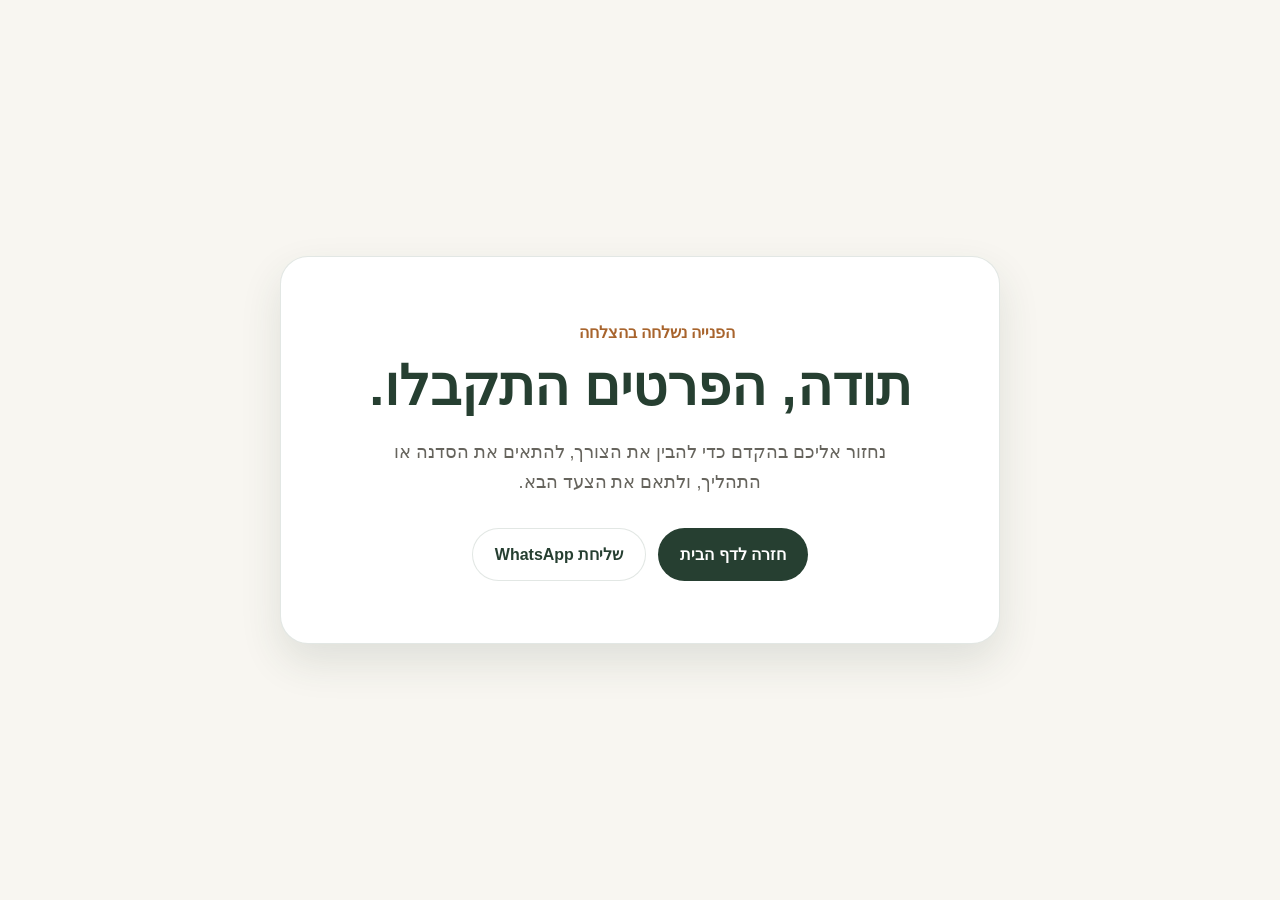
<file: thank-you.html>
<!doctype html>
<html lang="he" dir="rtl">
  <head>
    <script type="text/javascript">
        (function(c,l,a,r,i,t,y){
            c[a]=c[a]||function(){(c[a].q=c[a].q||[]).push(arguments)};
            t=l.createElement(r);t.async=1;t.src="https://www.clarity.ms/tag/"+i;
            y=l.getElementsByTagName(r)[0];y.parentNode.insertBefore(t,y);
        })(window, document, "clarity", "script", "xnafvwif09");
    </script>
    <meta charset="utf-8">
    <meta name="viewport" content="width=device-width, initial-scale=1">
    <meta name="description" content="תודה על הפנייה ליקי בוזגלו - סדנאות ותהליכים חווייתיים.">
    <title>תודה על הפנייה | יקי בוזגלו</title>
    <style>
      :root {
        --forest: #263f31;
        --green: #3e5c4a;
        --cream: #f8f6f1;
        --white: #ffffff;
        --ink: #2b2b2b;
        --muted: #66645d;
        --gold-strong: #a8642d;
        --line: rgba(62, 92, 74, .15);
        --shadow: 0 18px 42px rgba(38, 63, 49, .12);
      }

      * {
        box-sizing: border-box;
      }

      body {
        margin: 0;
        min-height: 100vh;
        display: grid;
        place-items: center;
        padding: 28px;
        background: var(--cream);
        color: var(--ink);
        font-family: "Assistant", "Noto Sans Hebrew", Arial, sans-serif;
        line-height: 1.7;
      }

      .thank-you-card {
        width: min(720px, 100%);
        padding: clamp(32px, 6vw, 62px);
        border: 1px solid var(--line);
        border-radius: 28px;
        background: var(--white);
        box-shadow: var(--shadow);
        text-align: center;
      }

      .eyebrow {
        margin: 0 0 10px;
        color: var(--gold-strong);
        font-size: 1rem;
        font-weight: 900;
      }

      h1 {
        margin: 0;
        color: var(--forest);
        font-size: clamp(2rem, 5vw, 3.4rem);
        line-height: 1.15;
      }

      p {
        margin: 18px auto 0;
        max-width: 560px;
        color: var(--muted);
        font-size: 1.12rem;
      }

      .actions {
        display: flex;
        justify-content: center;
        flex-wrap: wrap;
        gap: 12px;
        margin-top: 30px;
      }

      .button {
        display: inline-flex;
        align-items: center;
        justify-content: center;
        min-height: 48px;
        padding: 12px 22px;
        border-radius: 999px;
        font-weight: 900;
        text-decoration: none;
      }

      .button-primary {
        background: var(--forest);
        color: var(--white);
      }

      .button-secondary {
        border: 1px solid var(--line);
        color: var(--forest);
        background: var(--white);
      }
    </style>
  </head>
  <body>
    <main class="thank-you-card">
      <p class="eyebrow">הפנייה נשלחה בהצלחה</p>
      <h1>תודה, הפרטים התקבלו.</h1>
      <p>נחזור אליכם בהקדם כדי להבין את הצורך, להתאים את הסדנה או התהליך, ולתאם את הצעד הבא.</p>
      <div class="actions">
        <a class="button button-primary" href="index.html">חזרה לדף הבית</a>
        <a class="button button-secondary" href="https://wa.me/972526022321?text=%D7%A9%D7%9C%D7%95%D7%9D%20%D7%99%D7%A7%D7%99%2C%20%D7%90%D7%A9%D7%9E%D7%97%20%D7%9C%D7%A7%D7%91%D7%9C%20%D7%A4%D7%A8%D7%98%D7%99%D7%9D%20%D7%A2%D7%9C%20%D7%94%D7%A1%D7%93%D7%A0%D7%90%D7%95%D7%AA.">שליחת WhatsApp</a>
      </div>
    </main>
  </body>
</html>
</file>
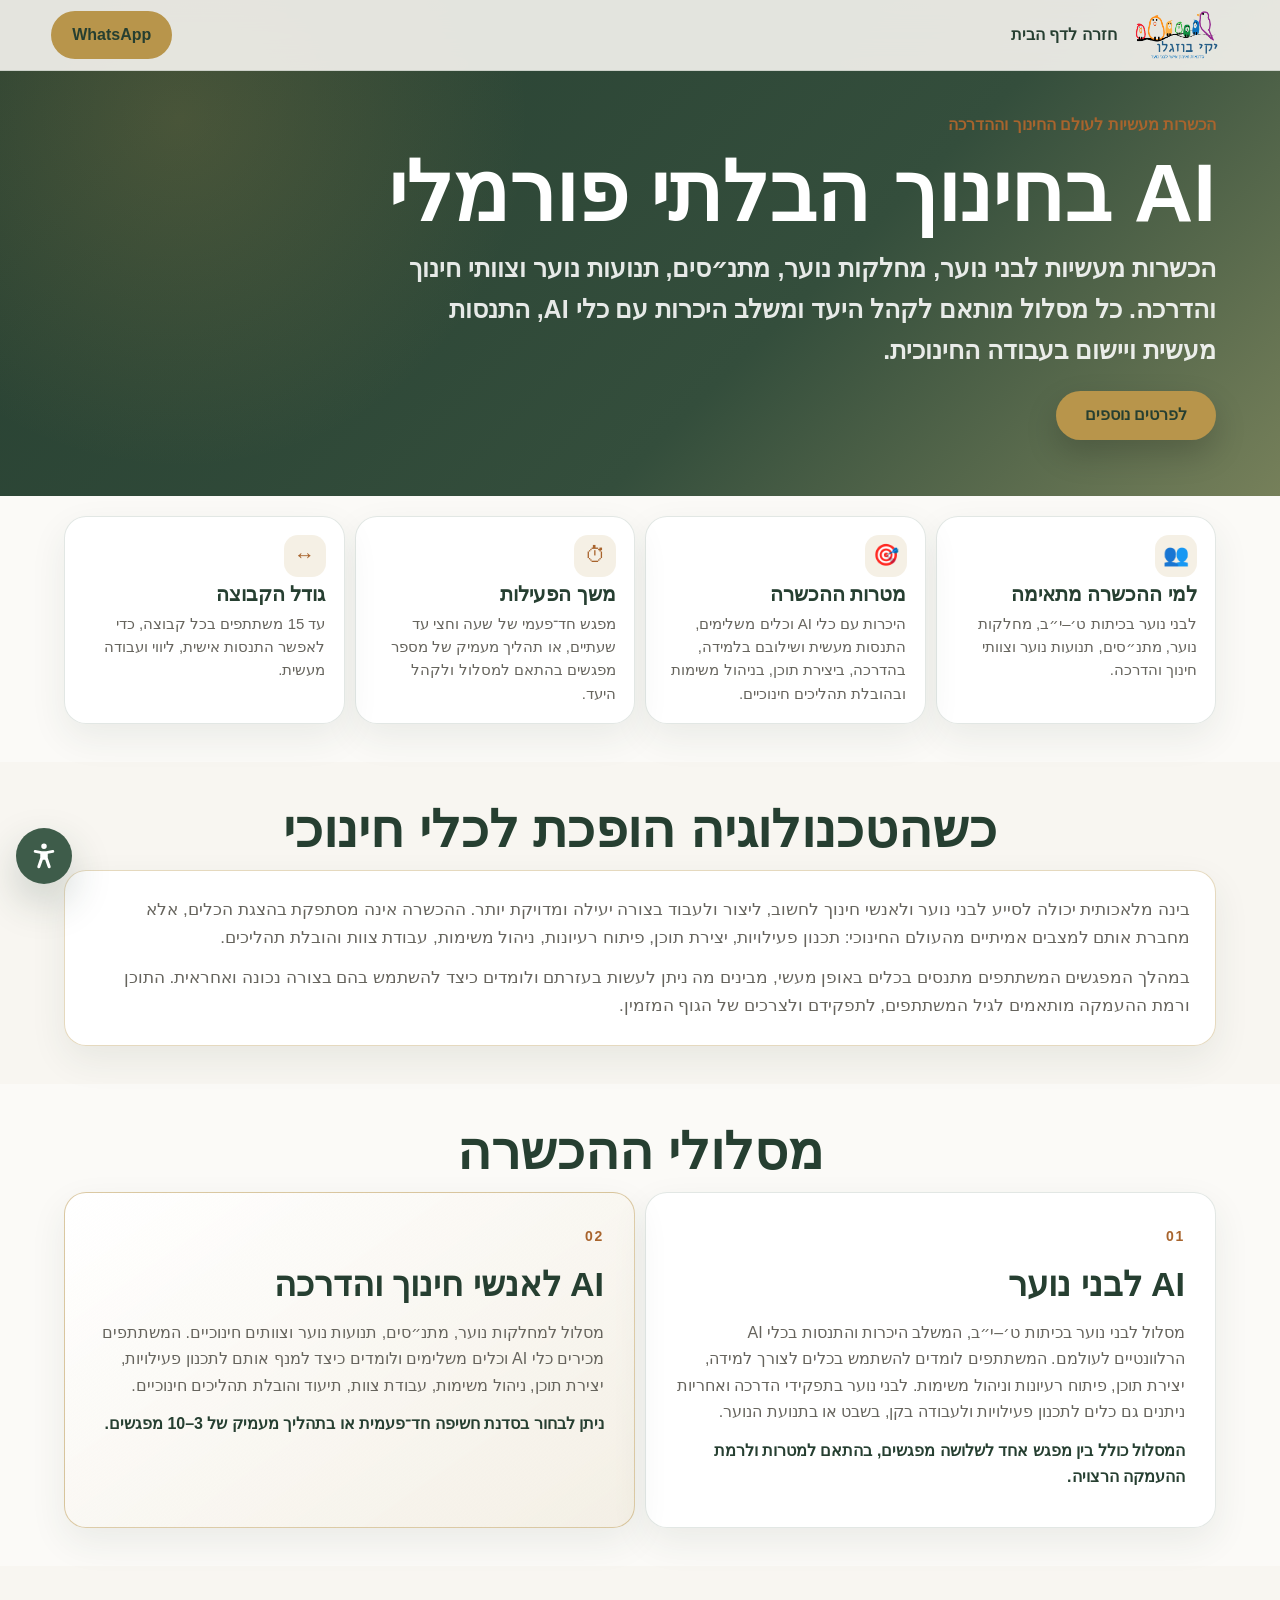
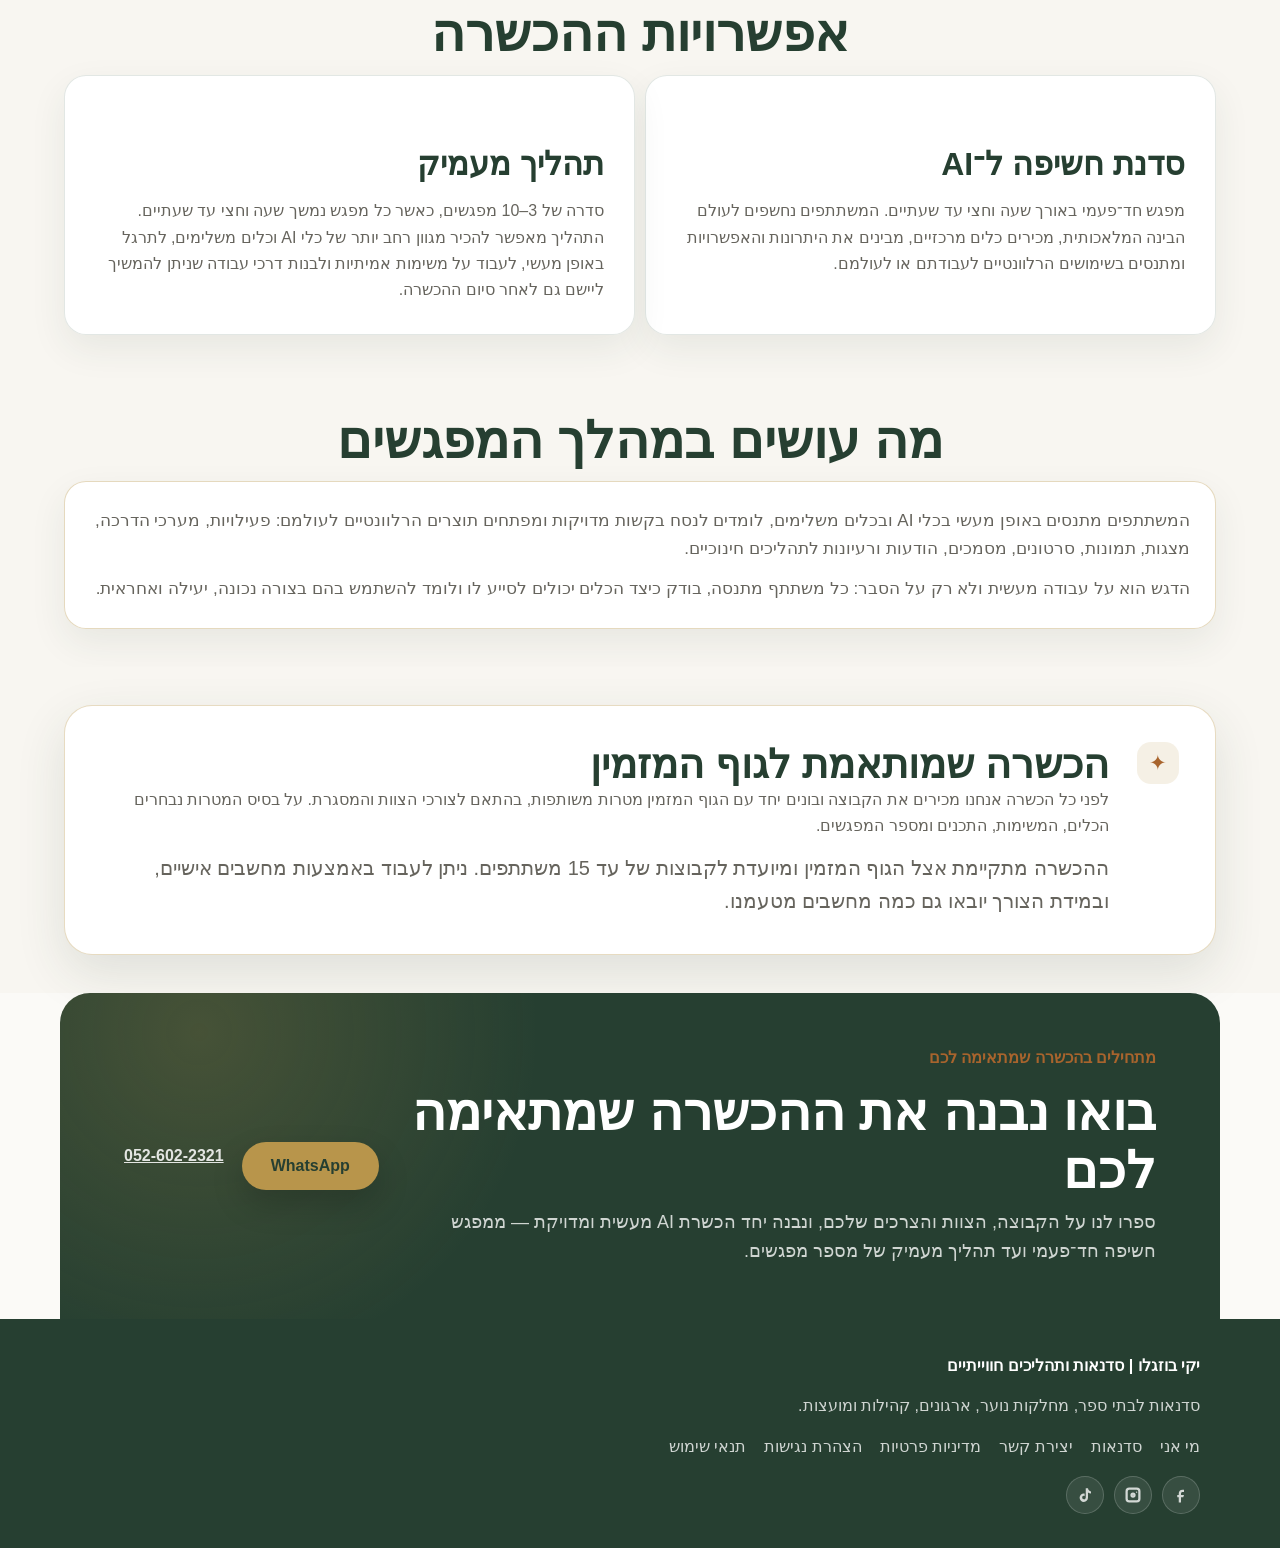
<file: workshops/ai-education.html>
<!doctype html>
<html lang="he" dir="rtl">
  <head>
    <script type="text/javascript">
      (function(c,l,a,r,i,t,y){
        c[a]=c[a]||function(){(c[a].q=c[a].q||[]).push(arguments)};
        t=l.createElement(r);t.async=1;t.src="https://www.clarity.ms/tag/"+i;
        y=l.getElementsByTagName(r)[0];y.parentNode.insertBefore(t,y);
      })(window, document, "clarity", "script", "xnafvwif09");
    </script>
    <meta charset="utf-8">
    <meta name="viewport" content="width=device-width, initial-scale=1">
    <title>AI בחינוך הבלתי פורמלי | יקי בוזגלו</title>
    <link rel="stylesheet" href="workshop.css">
    <link rel="stylesheet" href="../assets/css/accessibility-widget.css">
    <style>
      .ai-page .section {
        padding-block: clamp(24px, 3.2vw, 38px);
      }

      .ai-page .section-heading {
        margin-bottom: 12px;
      }

      .ai-page .mevashlim-story-card p + p,
      .ai-page .mevashlim-route-card p + p,
      .ai-page .mevashlim-custom-card p + p {
        margin-top: 12px;
      }

      .ai-page .ai-options-grid {
        display: grid;
        gap: 10px;
      }

      .ai-page .ai-option-card {
        padding: clamp(20px, 3vw, 30px);
        border: 1px solid var(--line);
        border-radius: 22px;
        background: rgba(255, 255, 255, .96);
        box-shadow: 0 14px 36px rgba(38, 63, 49, .08);
      }

      .ai-page .ai-option-card h3 {
        margin-bottom: 8px;
        color: var(--forest);
        font-size: clamp(24px, 3.5vw, 32px);
      }

      @media (min-width: 720px) {
        .ai-page .ai-options-grid {
          grid-template-columns: repeat(2, 1fr);
        }
      }

      @media (max-width: 719px) {
        .ai-page .section {
          padding-block: 20px;
        }
      }
    </style>
  </head>
  <body class="mevashlim-page ai-page">
    <header class="topbar">
      <a class="brand" href="../index.html"><img src="../assets/images/logo.png" alt="לוגו יקי בוזגלו"><span>חזרה לדף הבית</span></a>
      <a class="button" href="https://wa.me/972526022321">WhatsApp</a>
    </header>

    <main>
      <section class="mevashlim-hero">
        <div class="mevashlim-hero-inner">
          <div class="mevashlim-hero-copy">
            <p class="eyebrow">הכשרות מעשיות לעולם החינוך וההדרכה</p>
            <h1>AI בחינוך הבלתי פורמלי</h1>
            <p class="mevashlim-lead">הכשרות מעשיות לבני נוער, מחלקות נוער, מתנ״סים, תנועות נוער וצוותי חינוך והדרכה. כל מסלול מותאם לקהל היעד ומשלב היכרות עם כלי AI, התנסות מעשית ויישום בעבודה החינוכית.</p>
            <a class="button mevashlim-primary-button" href="https://wa.me/972526022321">לפרטים נוספים</a>
          </div>
        </div>
      </section>

      <section class="section mevashlim-facts-section" aria-label="פרטי ההכשרה בקצרה">
        <div class="mevashlim-facts">
          <article class="mevashlim-fact-card">
            <span class="mevashlim-icon" aria-hidden="true">👥</span>
            <h2>למי ההכשרה מתאימה</h2>
            <p>לבני נוער בכיתות ט׳–י״ב, מחלקות נוער, מתנ״סים, תנועות נוער וצוותי חינוך והדרכה.</p>
          </article>
          <article class="mevashlim-fact-card">
            <span class="mevashlim-icon" aria-hidden="true">🎯</span>
            <h2>מטרות ההכשרה</h2>
            <p>היכרות עם כלי AI וכלים משלימים, התנסות מעשית ושילובם בלמידה, בהדרכה, ביצירת תוכן, בניהול משימות ובהובלת תהליכים חינוכיים.</p>
          </article>
          <article class="mevashlim-fact-card">
            <span class="mevashlim-icon" aria-hidden="true">⏱</span>
            <h2>משך הפעילות</h2>
            <p>מפגש חד־פעמי של שעה וחצי עד שעתיים, או תהליך מעמיק של מספר מפגשים בהתאם למסלול ולקהל היעד.</p>
          </article>
          <article class="mevashlim-fact-card">
            <span class="mevashlim-icon" aria-hidden="true">↔</span>
            <h2>גודל הקבוצה</h2>
            <p>עד 15 משתתפים בכל קבוצה, כדי לאפשר התנסות אישית, ליווי ועבודה מעשית.</p>
          </article>
        </div>
      </section>

      <section class="section mevashlim-story-section">
        <div class="mevashlim-section-inner">
          <div class="section-heading mevashlim-heading"><h2>כשהטכנולוגיה הופכת לכלי חינוכי</h2></div>
          <article class="mevashlim-story-card mevashlim-story-card-featured">
            <p>בינה מלאכותית יכולה לסייע לבני נוער ולאנשי חינוך לחשוב, ליצור ולעבוד בצורה יעילה ומדויקת יותר. ההכשרה אינה מסתפקת בהצגת הכלים, אלא מחברת אותם למצבים אמיתיים מהעולם החינוכי: תכנון פעילויות, יצירת תוכן, פיתוח רעיונות, ניהול משימות, עבודת צוות והובלת תהליכים.</p>
            <p>במהלך המפגשים המשתתפים מתנסים בכלים באופן מעשי, מבינים מה ניתן לעשות בעזרתם ולומדים כיצד להשתמש בהם בצורה נכונה ואחראית. התוכן ורמת ההעמקה מותאמים לגיל המשתתפים, לתפקידם ולצרכים של הגוף המזמין.</p>
          </article>
        </div>
      </section>

      <section class="section mevashlim-routes-section">
        <div class="mevashlim-section-inner">
          <div class="section-heading mevashlim-heading"><h2>מסלולי ההכשרה</h2></div>
          <div class="mevashlim-routes-grid">
            <article class="mevashlim-route-card">
              <span class="mevashlim-route-number">01</span>
              <h3>AI לבני נוער</h3>
              <p>מסלול לבני נוער בכיתות ט׳–י״ב, המשלב היכרות והתנסות בכלי AI הרלוונטיים לעולמם. המשתתפים לומדים להשתמש בכלים לצורך למידה, יצירת תוכן, פיתוח רעיונות וניהול משימות. לבני נוער בתפקידי הדרכה ואחריות ניתנים גם כלים לתכנון פעילויות ולעבודה בקן, בשבט או בתנועת הנוער.</p>
              <p class="mevashlim-route-duration">המסלול כולל בין מפגש אחד לשלושה מפגשים, בהתאם למטרות ולרמת ההעמקה הרצויה.</p>
            </article>
            <article class="mevashlim-route-card mevashlim-route-card-featured">
              <span class="mevashlim-route-number">02</span>
              <h3>AI לאנשי חינוך והדרכה</h3>
              <p>מסלול למחלקות נוער, מתנ״סים, תנועות נוער וצוותים חינוכיים. המשתתפים מכירים כלי AI וכלים משלימים ולומדים כיצד למנף אותם לתכנון פעילויות, יצירת תוכן, ניהול משימות, עבודת צוות, תיעוד והובלת תהליכים חינוכיים.</p>
              <p class="mevashlim-route-duration">ניתן לבחור בסדנת חשיפה חד־פעמית או בתהליך מעמיק של 3–10 מפגשים.</p>
            </article>
          </div>
        </div>
      </section>

      <section class="section mevashlim-outcomes-section">
        <div class="mevashlim-section-inner">
          <div class="section-heading mevashlim-heading"><h2>אפשרויות ההכשרה</h2></div>
          <div class="ai-options-grid">
            <article class="ai-option-card">
              <h3>סדנת חשיפה ל־AI</h3>
              <p>מפגש חד־פעמי באורך שעה וחצי עד שעתיים. המשתתפים נחשפים לעולם הבינה המלאכותית, מכירים כלים מרכזיים, מבינים את היתרונות והאפשרויות ומתנסים בשימושים הרלוונטיים לעבודתם או לעולמם.</p>
            </article>
            <article class="ai-option-card">
              <h3>תהליך מעמיק</h3>
              <p>סדרה של 3–10 מפגשים, כאשר כל מפגש נמשך שעה וחצי עד שעתיים. התהליך מאפשר להכיר מגוון רחב יותר של כלי AI וכלים משלימים, לתרגל באופן מעשי, לעבוד על משימות אמיתיות ולבנות דרכי עבודה שניתן להמשיך ליישם גם לאחר סיום ההכשרה.</p>
            </article>
          </div>
        </div>
      </section>

      <section class="section mevashlim-story-section">
        <div class="mevashlim-section-inner">
          <div class="section-heading mevashlim-heading"><h2>מה עושים במהלך המפגשים</h2></div>
          <article class="mevashlim-story-card mevashlim-story-card-featured">
            <p>המשתתפים מתנסים באופן מעשי בכלי AI ובכלים משלימים, לומדים לנסח בקשות מדויקות ומפתחים תוצרים הרלוונטיים לעולמם: פעילויות, מערכי הדרכה, מצגות, תמונות, סרטונים, מסמכים, הודעות ורעיונות לתהליכים חינוכיים.</p>
            <p>הדגש הוא על עבודה מעשית ולא רק על הסבר: כל משתתף מתנסה, בודק כיצד הכלים יכולים לסייע לו ולומד להשתמש בהם בצורה נכונה, יעילה ואחראית.</p>
          </article>
        </div>
      </section>

      <section class="section mevashlim-custom-section">
        <div class="mevashlim-custom-card">
          <span class="mevashlim-icon" aria-hidden="true">✦</span>
          <div>
            <h2>הכשרה שמותאמת לגוף המזמין</h2>
            <p>לפני כל הכשרה אנחנו מכירים את הקבוצה ובונים יחד עם הגוף המזמין מטרות משותפות, בהתאם לצורכי הצוות והמסגרת. על בסיס המטרות נבחרים הכלים, המשימות, התכנים ומספר המפגשים.</p>
            <p>ההכשרה מתקיימת אצל הגוף המזמין ומיועדת לקבוצות של עד 15 משתתפים. ניתן לעבוד באמצעות מחשבים אישיים, ובמידת הצורך יובאו גם כמה מחשבים מטעמנו.</p>
          </div>
        </div>
      </section>

      <section class="mevashlim-final-cta">
        <div>
          <p class="eyebrow">מתחילים בהכשרה שמתאימה לכם</p>
          <h2>בואו נבנה את ההכשרה שמתאימה לכם</h2>
          <p>ספרו לנו על הקבוצה, הצוות והצרכים שלכם, ונבנה יחד הכשרת AI מעשית ומדויקת — ממפגש חשיפה חד־פעמי ועד תהליך מעמיק של מספר מפגשים.</p>
        </div>
        <div class="mevashlim-final-actions">
          <a class="button mevashlim-primary-button" href="https://wa.me/972526022321">WhatsApp</a>
          <a class="mevashlim-text-link" href="tel:+972526022321">052-602-2321</a>
        </div>
      </section>
    </main>

    <footer class="site-footer">
      <div class="footer-inner">
        <strong>יקי בוזגלו | סדנאות ותהליכים חווייתיים</strong>
        <p>סדנאות לבתי ספר, מחלקות נוער, ארגונים, קהילות ומועצות.</p>
        <div class="footer-links">
          <a href="../index.html#about">מי אני</a>
          <a href="../index.html#workshops">סדנאות</a>
          <a href="../index.html#contact">יצירת קשר</a>
          <a href="../privacy.html">מדיניות פרטיות</a>
          <a href="../accessibility.html">הצהרת נגישות</a>
          <a href="../terms.html">תנאי שימוש</a>
        </div>
        <div class="social-links" aria-label="רשתות חברתיות">
          <a class="social-link" href="../coming-soon.html" data-social-link="facebook" aria-label="Facebook"><svg viewBox="0 0 24 24" aria-hidden="true"><path d="M14 8h2V5h-2c-3 0-5 2-5 5v2H7v3h2v7h3v-7h3l1-3h-4v-2c0-1.1.9-2 2-2Z"/></svg></a>
          <a class="social-link" href="../coming-soon.html" data-social-link="instagram" aria-label="Instagram"><svg viewBox="0 0 24 24" aria-hidden="true"><path d="M7 2h10a5 5 0 0 1 5 5v10a5 5 0 0 1-5 5H7a5 5 0 0 1-5-5V7a5 5 0 0 1 5-5Zm0 3a2 2 0 0 0-2 2v10a2 2 0 0 0 2 2h10a2 2 0 0 0 2-2V7a2 2 0 0 0-2-2H7Zm5 3.5A3.5 3.5 0 1 1 12 15.5 3.5 3.5 0 0 1 12 8.5Zm0 3A.5.5 0 1 0 12 12.5.5.5 0 0 0 12 11.5Zm4.8-4.2a.9.9 0 1 1 0 1.8.9.9 0 0 1 0-1.8Z"/></svg></a>
          <a class="social-link" href="../coming-soon.html" data-social-link="tiktok" aria-label="TikTok"><svg viewBox="0 0 24 24" aria-hidden="true"><path d="M16 3c.3 2.2 1.7 3.8 4 4.2V10a7.2 7.2 0 0 1-4-1.2v6.6A5.6 5.6 0 1 1 10.4 10c.4 0 .8 0 1.1.1v3.1a2.4 2.4 0 1 0 1.5 2.2V3h3Z"/></svg></a>
        </div>
      </div>
    </footer>
    <script src="../assets/js/social-links.js"></script>
    <script src="../assets/js/accessibility-widget.js"></script>
  </body>
</html>
</file>
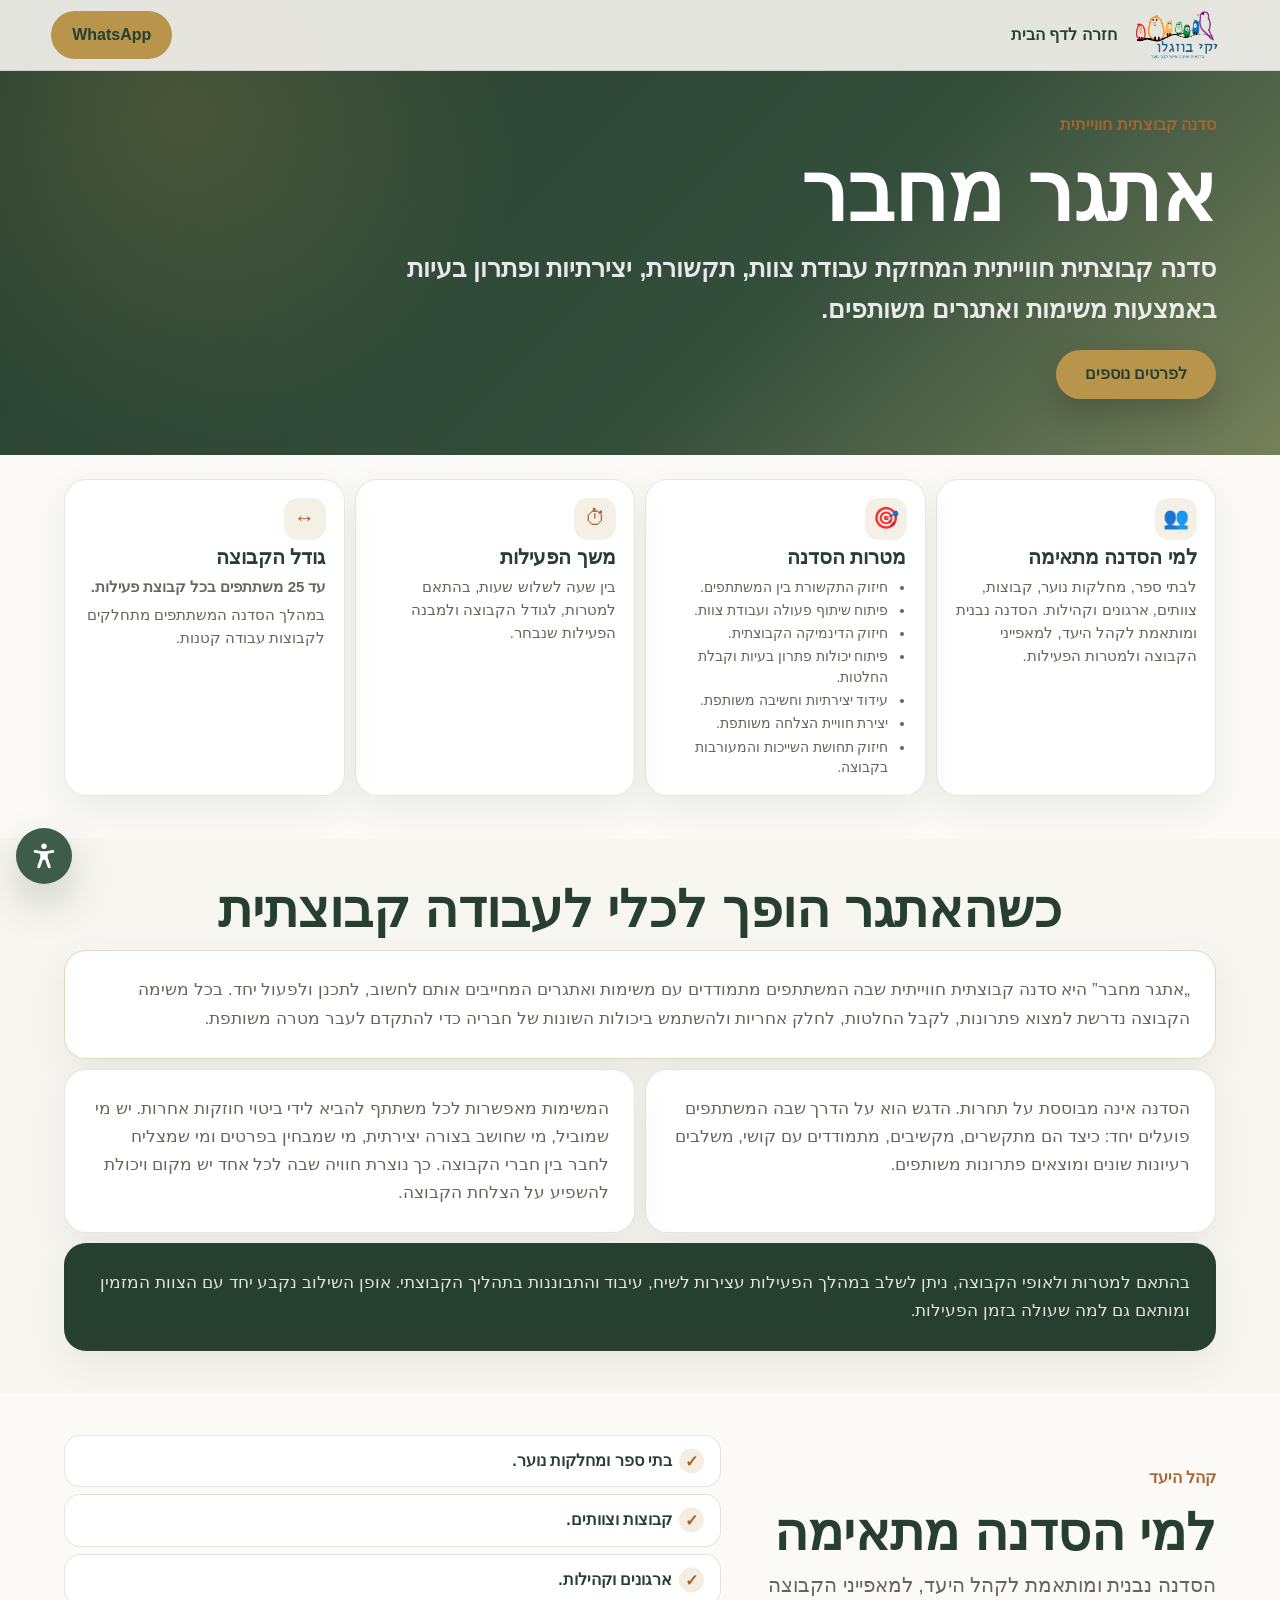
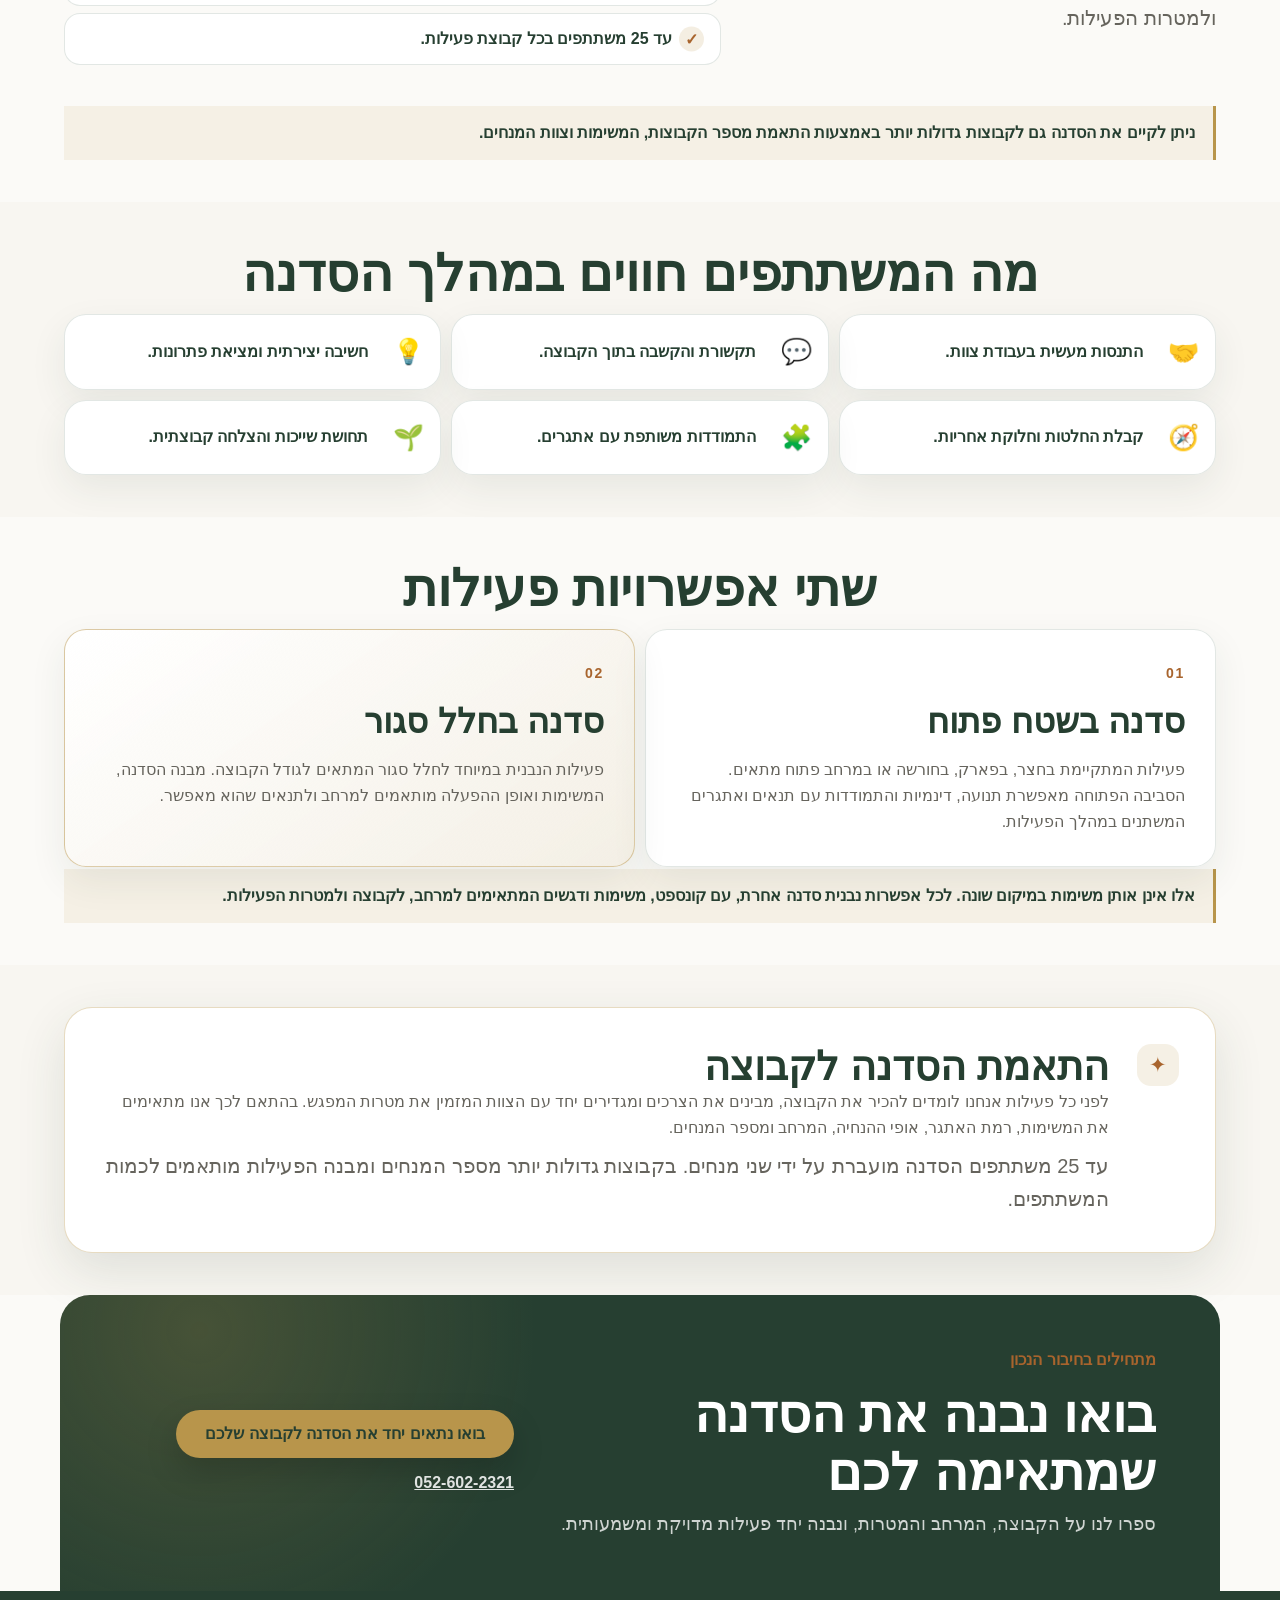
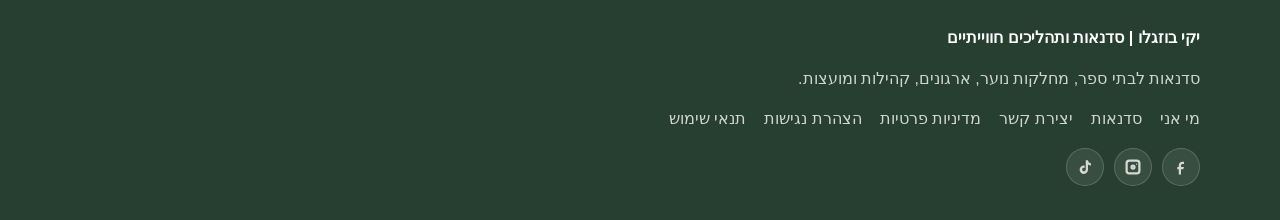
<file: workshops/etgar-mehaber.html>
<!doctype html>
<html lang="he" dir="rtl">
  <head>
    <script type="text/javascript">
        (function(c,l,a,r,i,t,y){
            c[a]=c[a]||function(){(c[a].q=c[a].q||[]).push(arguments)};
            t=l.createElement(r);t.async=1;t.src="https://www.clarity.ms/tag/"+i;
            y=l.getElementsByTagName(r)[0];y.parentNode.insertBefore(t,y);
        })(window, document, "clarity", "script", "xnafvwif09");
    </script>
    <meta charset="utf-8">
    <meta name="viewport" content="width=device-width, initial-scale=1">
    <title>אתגר מחבר | יקי בוזגלו</title>
    <link rel="stylesheet" href="workshop.css">
    <link rel="stylesheet" href="../assets/css/accessibility-widget.css">
  </head>
  <body class="mevashlim-page">
    <header class="topbar">
      <a class="brand" href="../index.html"><img src="../assets/images/logo.png" alt="לוגו יקי בוזגלו"><span>חזרה לדף הבית</span></a>
      <a class="button" href="https://wa.me/972526022321?text=%D7%A9%D7%9C%D7%95%D7%9D%20%D7%99%D7%A7%D7%99%2C%20%D7%90%D7%A9%D7%9E%D7%97%20%D7%9C%D7%A7%D7%91%D7%9C%20%D7%A4%D7%A8%D7%98%D7%99%D7%9D%20%D7%A2%D7%9C%20%D7%94%D7%A1%D7%93%D7%A0%D7%90%D7%95%D7%AA." data-contact-link="whatsapp">WhatsApp</a>
    </header>
    <main>
      <section class="mevashlim-hero"><div class="mevashlim-hero-inner"><div class="mevashlim-hero-copy">
        <p class="eyebrow">סדנה קבוצתית חווייתית</p><h1>אתגר מחבר</h1>
        <p class="mevashlim-lead">סדנה קבוצתית חווייתית המחזקת עבודת צוות, תקשורת, יצירתיות ופתרון בעיות באמצעות משימות ואתגרים משותפים.</p>
        <a class="button mevashlim-primary-button" href="https://wa.me/972526022321">לפרטים נוספים</a>
      </div></div></section>

      <section class="section mevashlim-facts-section" aria-label="פרטי הסדנה בקצרה"><div class="mevashlim-facts">
        <article class="mevashlim-fact-card"><span class="mevashlim-icon" aria-hidden="true">👥</span><h2>למי הסדנה מתאימה</h2><p>לבתי ספר, מחלקות נוער, קבוצות, צוותים, ארגונים וקהילות. הסדנה נבנית ומותאמת לקהל היעד, למאפייני הקבוצה ולמטרות הפעילות.</p></article>
        <article class="mevashlim-fact-card"><span class="mevashlim-icon" aria-hidden="true">🎯</span><h2>מטרות הסדנה</h2><ul class="mevashlim-goals-list">
          <li>חיזוק התקשורת בין המשתתפים.</li><li>פיתוח שיתוף פעולה ועבודת צוות.</li><li>חיזוק הדינמיקה הקבוצתית.</li><li>פיתוח יכולות פתרון בעיות וקבלת החלטות.</li><li>עידוד יצירתיות וחשיבה משותפת.</li><li>יצירת חוויית הצלחה משותפת.</li><li>חיזוק תחושת השייכות והמעורבות בקבוצה.</li>
        </ul></article>
        <article class="mevashlim-fact-card"><span class="mevashlim-icon" aria-hidden="true">⏱</span><h2>משך הפעילות</h2><p>בין שעה לשלוש שעות, בהתאם למטרות, לגודל הקבוצה ולמבנה הפעילות שנבחר.</p></article>
        <article class="mevashlim-fact-card"><span class="mevashlim-icon" aria-hidden="true">↔</span><h2>גודל הקבוצה</h2><p><strong>עד 25 משתתפים בכל קבוצת פעילות.</strong></p><p>במהלך הסדנה המשתתפים מתחלקים לקבוצות עבודה קטנות.</p></article>
      </div></section>

      <section class="section mevashlim-story-section"><div class="mevashlim-section-inner">
        <div class="section-heading mevashlim-heading"><h2>כשהאתגר הופך לכלי לעבודה קבוצתית</h2></div>
        <div class="mevashlim-story-grid">
          <article class="mevashlim-story-card mevashlim-story-card-featured"><p>„אתגר מחבר” היא סדנה קבוצתית חווייתית שבה המשתתפים מתמודדים עם משימות ואתגרים המחייבים אותם לחשוב, לתכנן ולפעול יחד. בכל משימה הקבוצה נדרשת למצוא פתרונות, לקבל החלטות, לחלק אחריות ולהשתמש ביכולות השונות של חבריה כדי להתקדם לעבר מטרה משותפת.</p></article>
          <article class="mevashlim-story-card"><p>הסדנה אינה מבוססת על תחרות. הדגש הוא על הדרך שבה המשתתפים פועלים יחד: כיצד הם מתקשרים, מקשיבים, מתמודדים עם קושי, משלבים רעיונות שונים ומוצאים פתרונות משותפים.</p></article>
          <article class="mevashlim-story-card"><p>המשימות מאפשרות לכל משתתף להביא לידי ביטוי חוזקות אחרות. יש מי שמוביל, מי שחושב בצורה יצירתית, מי שמבחין בפרטים ומי שמצליח לחבר בין חברי הקבוצה. כך נוצרת חוויה שבה לכל אחד יש מקום ויכולת להשפיע על הצלחת הקבוצה.</p></article>
          <article class="mevashlim-story-card mevashlim-story-card-accent"><p>בהתאם למטרות ולאופי הקבוצה, ניתן לשלב במהלך הפעילות עצירות לשיח, עיבוד והתבוננות בתהליך הקבוצתי. אופן השילוב נקבע יחד עם הצוות המזמין ומותאם גם למה שעולה בזמן הפעילות.</p></article>
        </div>
      </div></section>

      <section class="section mevashlim-audience-section"><div class="mevashlim-section-inner mevashlim-split">
        <div class="mevashlim-heading"><p class="eyebrow">קהל היעד</p><h2>למי הסדנה מתאימה</h2><p>הסדנה נבנית ומותאמת לקהל היעד, למאפייני הקבוצה ולמטרות הפעילות.</p></div>
        <ul class="mevashlim-check-list"><li>בתי ספר ומחלקות נוער.</li><li>קבוצות וצוותים.</li><li>ארגונים וקהילות.</li><li>עד 25 משתתפים בכל קבוצת פעילות.</li></ul>
        <p class="mevashlim-audience-note">ניתן לקיים את הסדנה גם לקבוצות גדולות יותר באמצעות התאמת מספר הקבוצות, המשימות וצוות המנחים.</p>
      </div></section>

      <section class="section mevashlim-outcomes-section"><div class="mevashlim-section-inner">
        <div class="section-heading mevashlim-heading"><h2>מה המשתתפים חווים במהלך הסדנה</h2></div>
        <div class="mevashlim-outcomes-grid">
          <div><span aria-hidden="true">🤝</span><strong>התנסות מעשית בעבודת צוות.</strong></div><div><span aria-hidden="true">💬</span><strong>תקשורת והקשבה בתוך הקבוצה.</strong></div><div><span aria-hidden="true">💡</span><strong>חשיבה יצירתית ומציאת פתרונות.</strong></div><div><span aria-hidden="true">🧭</span><strong>קבלת החלטות וחלוקת אחריות.</strong></div><div><span aria-hidden="true">🧩</span><strong>התמודדות משותפת עם אתגרים.</strong></div><div><span aria-hidden="true">🌱</span><strong>תחושת שייכות והצלחה קבוצתית.</strong></div>
        </div>
      </div></section>

      <section class="section mevashlim-routes-section"><div class="mevashlim-section-inner">
        <div class="section-heading mevashlim-heading"><h2>שתי אפשרויות פעילות</h2></div>
        <div class="mevashlim-routes-grid">
          <article class="mevashlim-route-card"><span class="mevashlim-route-number">01</span><h3>סדנה בשטח פתוח</h3><p>פעילות המתקיימת בחצר, בפארק, בחורשה או במרחב פתוח מתאים. הסביבה הפתוחה מאפשרת תנועה, דינמיות והתמודדות עם תנאים ואתגרים המשתנים במהלך הפעילות.</p></article>
          <article class="mevashlim-route-card mevashlim-route-card-featured"><span class="mevashlim-route-number">02</span><h3>סדנה בחלל סגור</h3><p>פעילות הנבנית במיוחד לחלל סגור המתאים לגודל הקבוצה. מבנה הסדנה, המשימות ואופן ההפעלה מותאמים למרחב ולתנאים שהוא מאפשר.</p></article>
        </div>
        <p class="mevashlim-audience-note">אלו אינן אותן משימות במיקום שונה. לכל אפשרות נבנית סדנה אחרת, עם קונספט, משימות ודגשים המתאימים למרחב, לקבוצה ולמטרות הפעילות.</p>
      </div></section>

      <section class="section mevashlim-custom-section"><div class="mevashlim-custom-card"><span class="mevashlim-icon" aria-hidden="true">✦</span><div>
        <h2>התאמת הסדנה לקבוצה</h2><p>לפני כל פעילות אנחנו לומדים להכיר את הקבוצה, מבינים את הצרכים ומגדירים יחד עם הצוות המזמין את מטרות המפגש. בהתאם לכך אנו מתאימים את המשימות, רמת האתגר, אופי ההנחיה, המרחב ומספר המנחים.</p><p>עד 25 משתתפים הסדנה מועברת על ידי שני מנחים. בקבוצות גדולות יותר מספר המנחים ומבנה הפעילות מותאמים לכמות המשתתפים.</p>
      </div></div></section>

      <section class="mevashlim-final-cta"><div><p class="eyebrow">מתחילים בחיבור הנכון</p><h2>בואו נבנה את הסדנה שמתאימה לכם</h2><p>ספרו לנו על הקבוצה, המרחב והמטרות, ונבנה יחד פעילות מדויקת ומשמעותית.</p></div>
        <div class="mevashlim-final-actions"><a class="button mevashlim-primary-button" href="https://wa.me/972526022321?text=%D7%A9%D7%9C%D7%95%D7%9D%20%D7%99%D7%A7%D7%99%2C%20%D7%90%D7%A9%D7%9E%D7%97%20%D7%9C%D7%A7%D7%91%D7%9C%20%D7%A4%D7%A8%D7%98%D7%99%D7%9D%20%D7%A2%D7%9C%20%D7%94%D7%A1%D7%93%D7%A0%D7%90%D7%95%D7%AA." data-contact-link="whatsapp">בואו נתאים יחד את הסדנה לקבוצה שלכם</a><a class="mevashlim-text-link" href="tel:+972526022321">052-602-2321</a></div>
      </section>
    </main>
    <footer class="site-footer">
      <div class="footer-inner">
        <strong>יקי בוזגלו | סדנאות ותהליכים חווייתיים</strong>
        <p>סדנאות לבתי ספר, מחלקות נוער, ארגונים, קהילות ומועצות.</p>
        <div class="footer-links">
          <a href="../index.html#about">מי אני</a>
          <a href="../index.html#workshops">סדנאות</a>
          <a href="../index.html#contact">יצירת קשר</a>
          <a href="../privacy.html">מדיניות פרטיות</a>
          <a href="../accessibility.html">הצהרת נגישות</a>
          <a href="../terms.html">תנאי שימוש</a>
        </div>
        <div class="social-links" aria-label="רשתות חברתיות">
          <a class="social-link" href="../coming-soon.html" data-social-link="facebook" aria-label="Facebook"><svg viewBox="0 0 24 24" aria-hidden="true"><path d="M14 8h2V5h-2c-3 0-5 2-5 5v2H7v3h2v7h3v-7h3l1-3h-4v-2c0-1.1.9-2 2-2Z"/></svg></a>
          <a class="social-link" href="../coming-soon.html" data-social-link="instagram" aria-label="Instagram"><svg viewBox="0 0 24 24" aria-hidden="true"><path d="M7 2h10a5 5 0 0 1 5 5v10a5 5 0 0 1-5 5H7a5 5 0 0 1-5-5V7a5 5 0 0 1 5-5Zm0 3a2 2 0 0 0-2 2v10a2 2 0 0 0 2 2h10a2 2 0 0 0 2-2V7a2 2 0 0 0-2-2H7Zm5 3.5A3.5 3.5 0 1 1 12 15.5 3.5 3.5 0 0 1 12 8.5Zm0 3A.5.5 0 1 0 12 12.5.5.5 0 0 0 12 11.5Zm4.8-4.2a.9.9 0 1 1 0 1.8.9.9 0 0 1 0-1.8Z"/></svg></a>
          <a class="social-link" href="../coming-soon.html" data-social-link="tiktok" aria-label="TikTok"><svg viewBox="0 0 24 24" aria-hidden="true"><path d="M16 3c.3 2.2 1.7 3.8 4 4.2V10a7.2 7.2 0 0 1-4-1.2v6.6A5.6 5.6 0 1 1 10.4 10c.4 0 .8 0 1.1.1v3.1a2.4 2.4 0 1 0 1.5 2.2V3h3Z"/></svg></a>
        </div>
      </div>
    </footer>
    <script src="../assets/js/social-links.js"></script>
    <script src="../assets/js/accessibility-widget.js"></script>
  </body>
</html>
</file>
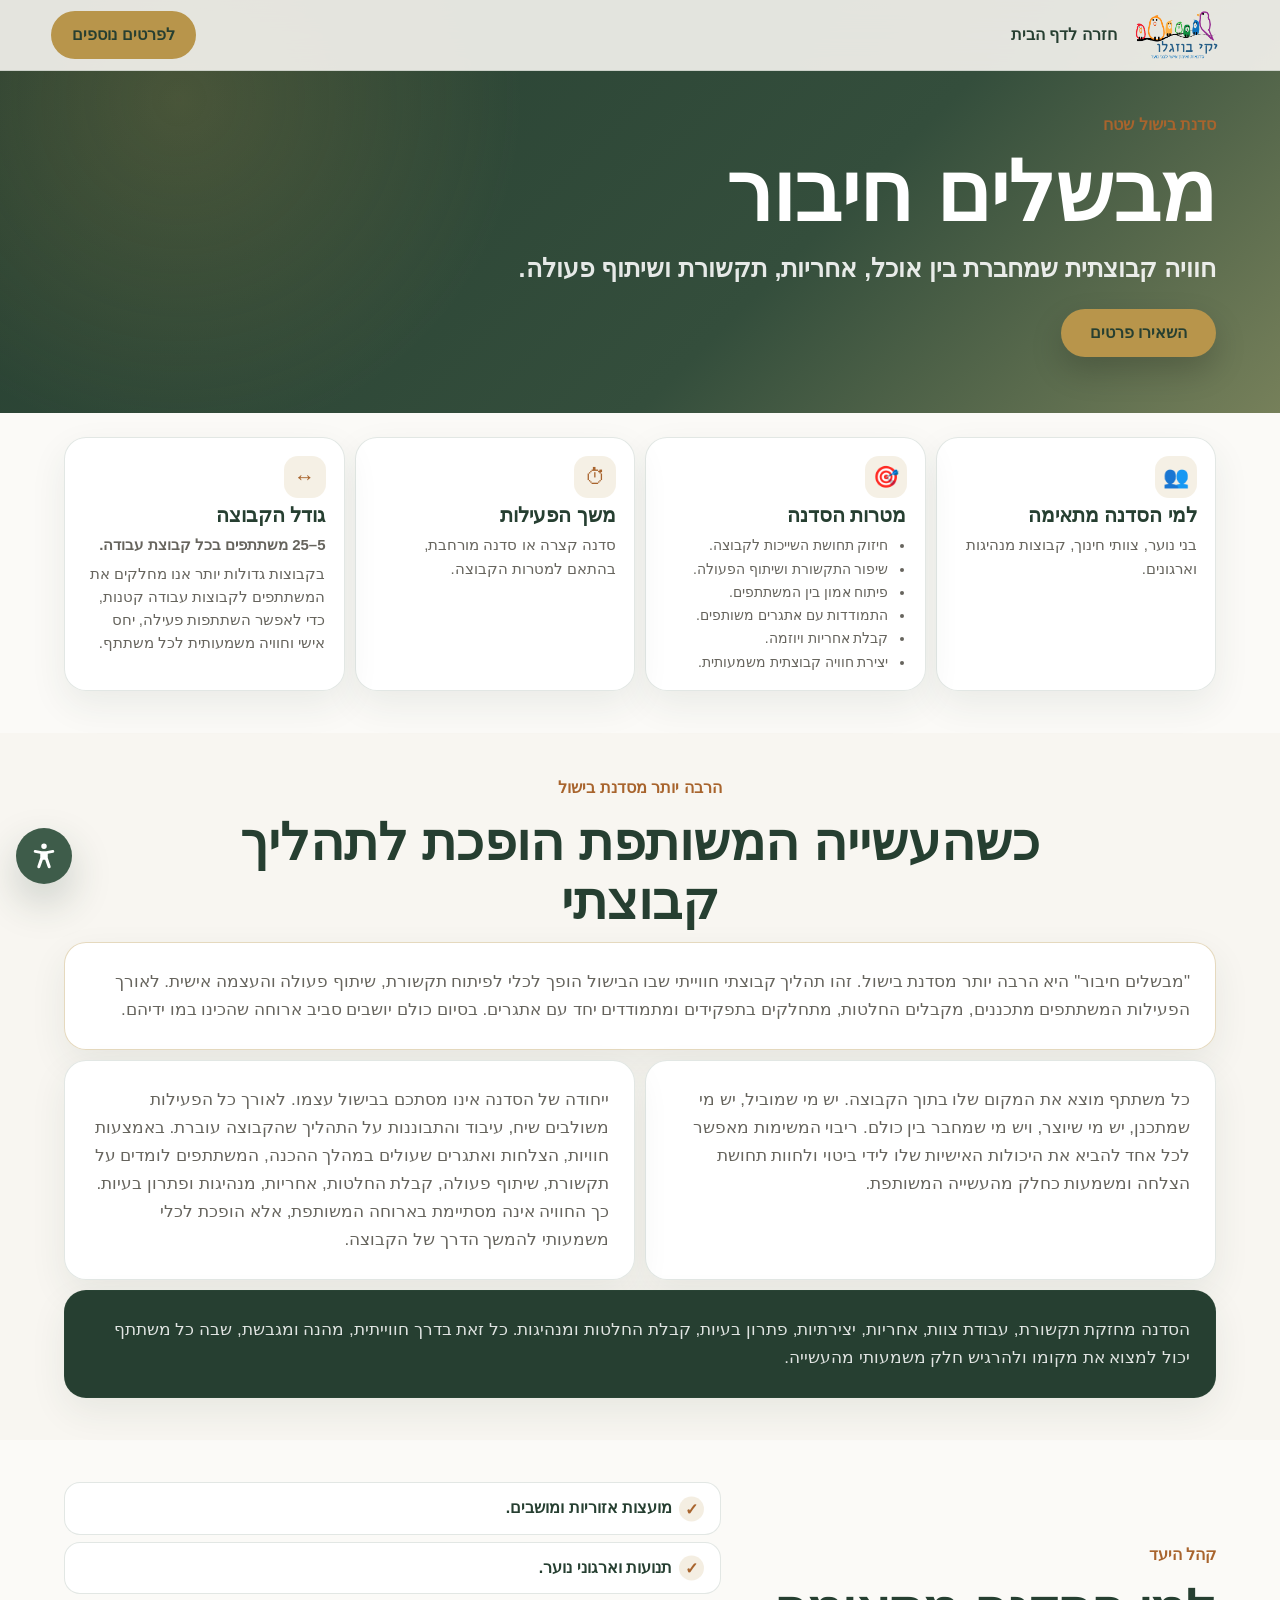
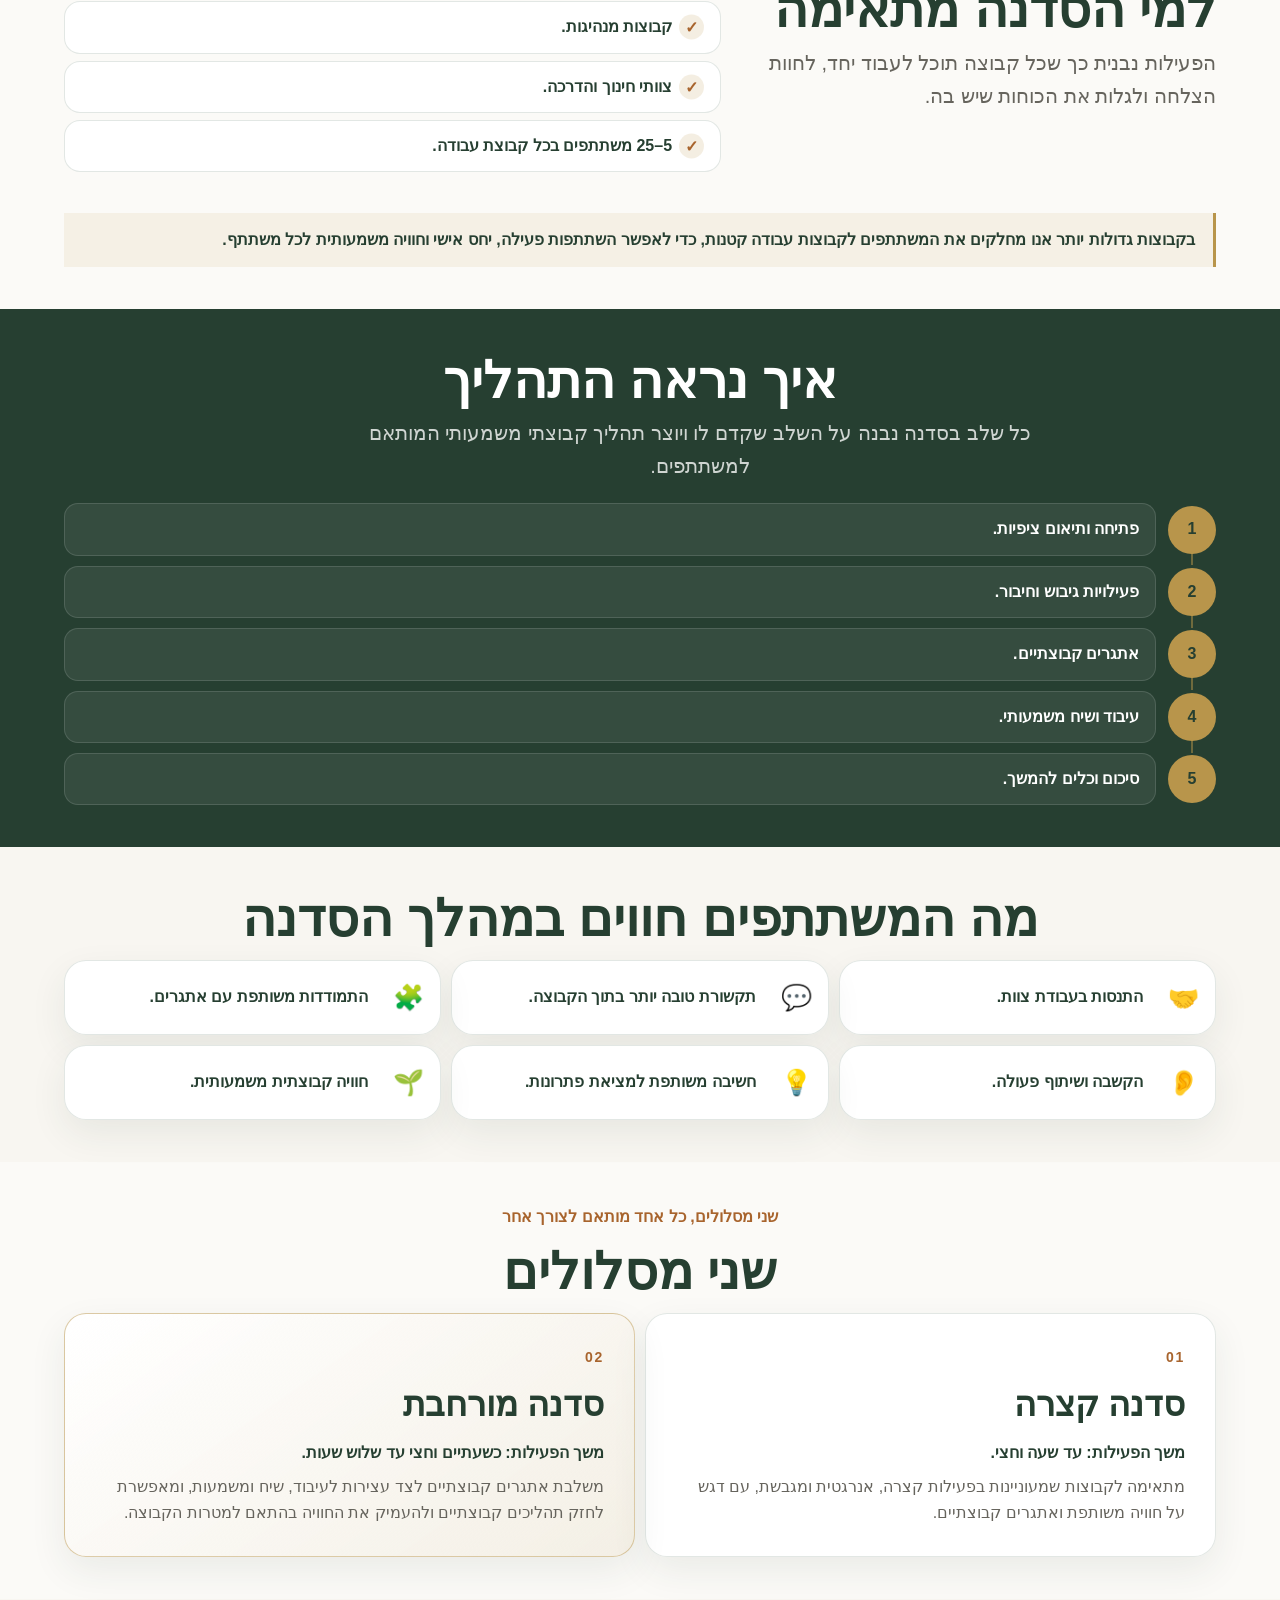
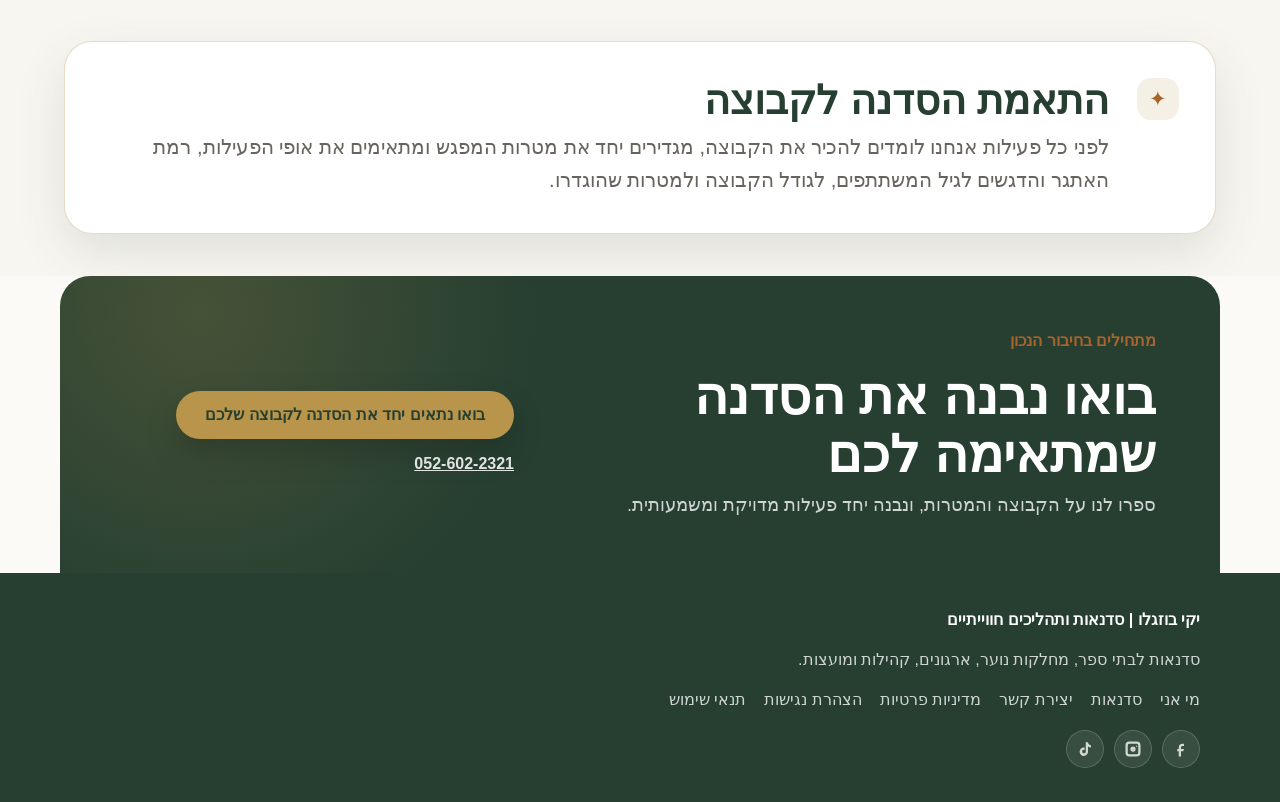
<file: workshops/mevashlim-hibur.html>
<!doctype html>
<html lang="he" dir="rtl">
  <head>
    <script type="text/javascript">
        (function(c,l,a,r,i,t,y){
            c[a]=c[a]||function(){(c[a].q=c[a].q||[]).push(arguments)};
            t=l.createElement(r);t.async=1;t.src="https://www.clarity.ms/tag/"+i;
            y=l.getElementsByTagName(r)[0];y.parentNode.insertBefore(t,y);
        })(window, document, "clarity", "script", "xnafvwif09");
    </script>
    <meta charset="utf-8">
    <meta name="viewport" content="width=device-width, initial-scale=1">
    <title>מבשלים חיבור | יקי בוזגלו</title>
    <link rel="stylesheet" href="workshop.css">
    <link rel="stylesheet" href="../assets/css/accessibility-widget.css">
  </head>
  <body class="mevashlim-page">
    <header class="topbar">
      <a class="brand" href="../index.html"><img src="../assets/images/logo.png" alt="לוגו יקי בוזגלו"><span>חזרה לדף הבית</span></a>
      <a class="button" href="https://wa.me/972526022321">לפרטים נוספים</a>
    </header>
    <main>
      <section class="mevashlim-hero">
        <div class="mevashlim-hero-inner">
          <div class="mevashlim-hero-copy">
            <p class="eyebrow">סדנת בישול שטח</p>
            <h1>מבשלים חיבור</h1>
            <p class="mevashlim-lead">חוויה קבוצתית שמחברת בין אוכל, אחריות, תקשורת ושיתוף פעולה.</p>
            <a class="button mevashlim-primary-button" href="https://wa.me/972526022321">השאירו פרטים</a>
          </div>
        </div>
      </section>

      <section class="section mevashlim-facts-section" aria-label="פרטי הסדנה בקצרה">
        <div class="mevashlim-facts">
          <article class="mevashlim-fact-card">
            <span class="mevashlim-icon" aria-hidden="true">👥</span>
            <h2>למי הסדנה מתאימה</h2>
            <p>בני נוער, צוותי חינוך, קבוצות מנהיגות וארגונים.</p>
          </article>
          <article class="mevashlim-fact-card">
            <span class="mevashlim-icon" aria-hidden="true">🎯</span>
            <h2>מטרות הסדנה</h2>
            <ul class="mevashlim-goals-list">
              <li>חיזוק תחושת השייכות לקבוצה.</li>
              <li>שיפור התקשורת ושיתוף הפעולה.</li>
              <li>פיתוח אמון בין המשתתפים.</li>
              <li>התמודדות עם אתגרים משותפים.</li>
              <li>קבלת אחריות ויוזמה.</li>
              <li>יצירת חוויה קבוצתית משמעותית.</li>
            </ul>
          </article>
          <article class="mevashlim-fact-card">
            <span class="mevashlim-icon" aria-hidden="true">⏱</span>
            <h2>משך הפעילות</h2>
            <p>סדנה קצרה או סדנה מורחבת, בהתאם למטרות הקבוצה.</p>
          </article>
          <article class="mevashlim-fact-card">
            <span class="mevashlim-icon" aria-hidden="true">↔</span>
            <h2>גודל הקבוצה</h2>
            <p><strong>5–25 משתתפים בכל קבוצת עבודה.</strong></p>
            <p>בקבוצות גדולות יותר אנו מחלקים את המשתתפים לקבוצות עבודה קטנות, כדי לאפשר השתתפות פעילה, יחס אישי וחוויה משמעותית לכל משתתף.</p>
          </article>
        </div>
      </section>

      <section class="section mevashlim-story-section">
        <div class="mevashlim-section-inner">
          <div class="section-heading mevashlim-heading">
            <p class="eyebrow">הרבה יותר מסדנת בישול</p>
            <h2>כשהעשייה המשותפת הופכת לתהליך קבוצתי</h2>
          </div>
          <div class="mevashlim-story-grid">
            <article class="mevashlim-story-card mevashlim-story-card-featured">
              <p>"מבשלים חיבור" היא הרבה יותר מסדנת בישול. זהו תהליך קבוצתי חווייתי שבו הבישול הופך לכלי לפיתוח תקשורת, שיתוף פעולה והעצמה אישית. לאורך הפעילות המשתתפים מתכננים, מקבלים החלטות, מתחלקים בתפקידים ומתמודדים יחד עם אתגרים. בסיום כולם יושבים סביב ארוחה שהכינו במו ידיהם.</p>
            </article>
            <article class="mevashlim-story-card">
              <p>כל משתתף מוצא את המקום שלו בתוך הקבוצה. יש מי שמוביל, יש מי שמתכנן, יש מי שיוצר, ויש מי שמחבר בין כולם. ריבוי המשימות מאפשר לכל אחד להביא את היכולות האישיות שלו לידי ביטוי ולחוות תחושת הצלחה ומשמעות כחלק מהעשייה המשותפת.</p>
            </article>
            <article class="mevashlim-story-card">
              <p>ייחודה של הסדנה אינו מסתכם בבישול עצמו. לאורך כל הפעילות משולבים שיח, עיבוד והתבוננות על התהליך שהקבוצה עוברת. באמצעות חוויות, הצלחות ואתגרים שעולים במהלך ההכנה, המשתתפים לומדים על תקשורת, שיתוף פעולה, קבלת החלטות, אחריות, מנהיגות ופתרון בעיות. כך החוויה אינה מסתיימת בארוחה המשותפת, אלא הופכת לכלי משמעותי להמשך הדרך של הקבוצה.</p>
            </article>
            <article class="mevashlim-story-card mevashlim-story-card-accent">
              <p>הסדנה מחזקת תקשורת, עבודת צוות, אחריות, יצירתיות, פתרון בעיות, קבלת החלטות ומנהיגות. כל זאת בדרך חווייתית, מהנה ומגבשת, שבה כל משתתף יכול למצוא את מקומו ולהרגיש חלק משמעותי מהעשייה.</p>
            </article>
          </div>
        </div>
      </section>

      <section class="section mevashlim-audience-section">
        <div class="mevashlim-section-inner mevashlim-split">
          <div class="mevashlim-heading">
            <p class="eyebrow">קהל היעד</p>
            <h2>למי הסדנה מתאימה</h2>
            <p>הפעילות נבנית כך שכל קבוצה תוכל לעבוד יחד, לחוות הצלחה ולגלות את הכוחות שיש בה.</p>
          </div>
          <ul class="mevashlim-check-list">
            <li>מועצות אזוריות ומושבים.</li>
            <li>תנועות וארגוני נוער.</li>
            <li>קבוצות מנהיגות.</li>
            <li>צוותי חינוך והדרכה.</li>
            <li>5–25 משתתפים בכל קבוצת עבודה.</li>
          </ul>
          <p class="mevashlim-audience-note">בקבוצות גדולות יותר אנו מחלקים את המשתתפים לקבוצות עבודה קטנות, כדי לאפשר השתתפות פעילה, יחס אישי וחוויה משמעותית לכל משתתף.</p>
        </div>
      </section>

      <section class="section mevashlim-process-section">
        <div class="mevashlim-section-inner">
          <div class="section-heading mevashlim-heading">
            <h2>איך נראה התהליך</h2>
            <p class="mevashlim-section-intro">כל שלב בסדנה נבנה על השלב שקדם לו ויוצר תהליך קבוצתי משמעותי המותאם למשתתפים.</p>
          </div>
          <ol class="mevashlim-timeline">
            <li><span>1</span><strong>פתיחה ותיאום ציפיות.</strong></li>
            <li><span>2</span><strong>פעילויות גיבוש וחיבור.</strong></li>
            <li><span>3</span><strong>אתגרים קבוצתיים.</strong></li>
            <li><span>4</span><strong>עיבוד ושיח משמעותי.</strong></li>
            <li><span>5</span><strong>סיכום וכלים להמשך.</strong></li>
          </ol>
        </div>
      </section>

      <section class="section mevashlim-outcomes-section">
        <div class="mevashlim-section-inner">
          <div class="section-heading mevashlim-heading">
            <h2>מה המשתתפים חווים במהלך הסדנה</h2>
          </div>
          <div class="mevashlim-outcomes-grid">
            <div><span aria-hidden="true">🤝</span><strong>התנסות בעבודת צוות.</strong></div>
            <div><span aria-hidden="true">💬</span><strong>תקשורת טובה יותר בתוך הקבוצה.</strong></div>
            <div><span aria-hidden="true">🧩</span><strong>התמודדות משותפת עם אתגרים.</strong></div>
            <div><span aria-hidden="true">👂</span><strong>הקשבה ושיתוף פעולה.</strong></div>
            <div><span aria-hidden="true">💡</span><strong>חשיבה משותפת למציאת פתרונות.</strong></div>
            <div><span aria-hidden="true">🌱</span><strong>חוויה קבוצתית משמעותית.</strong></div>
          </div>
        </div>
      </section>

      <section class="section mevashlim-routes-section">
        <div class="mevashlim-section-inner">
          <div class="section-heading mevashlim-heading">
            <p class="eyebrow">שני מסלולים, כל אחד מותאם לצורך אחר</p>
            <h2>שני מסלולים</h2>
          </div>
          <div class="mevashlim-routes-grid">
            <article class="mevashlim-route-card">
              <span class="mevashlim-route-number">01</span>
              <h3>סדנה קצרה</h3>
              <p class="mevashlim-route-duration">משך הפעילות: עד שעה וחצי.</p>
              <p>מתאימה לקבוצות שמעוניינות בפעילות קצרה, אנרגטית ומגבשת, עם דגש על חוויה משותפת ואתגרים קבוצתיים.</p>
            </article>
            <article class="mevashlim-route-card mevashlim-route-card-featured">
              <span class="mevashlim-route-number">02</span>
              <h3>סדנה מורחבת</h3>
              <p class="mevashlim-route-duration">משך הפעילות: כשעתיים וחצי עד שלוש שעות.</p>
              <p>משלבת אתגרים קבוצתיים לצד עצירות לעיבוד, שיח ומשמעות, ומאפשרת לחזק תהליכים קבוצתיים ולהעמיק את החוויה בהתאם למטרות הקבוצה.</p>
            </article>
          </div>
        </div>
      </section>

      <section class="section mevashlim-custom-section">
        <div class="mevashlim-custom-card">
          <span class="mevashlim-icon" aria-hidden="true">✦</span>
          <div>
            <h2>התאמת הסדנה לקבוצה</h2>
            <p>לפני כל פעילות אנחנו לומדים להכיר את הקבוצה, מגדירים יחד את מטרות המפגש ומתאימים את אופי הפעילות, רמת האתגר והדגשים לגיל המשתתפים, לגודל הקבוצה ולמטרות שהוגדרו.</p>
          </div>
        </div>
      </section>

      <section class="mevashlim-final-cta">
        <div>
          <p class="eyebrow">מתחילים בחיבור הנכון</p>
          <h2>בואו נבנה את הסדנה שמתאימה לכם</h2>
          <p>ספרו לנו על הקבוצה והמטרות, ונבנה יחד פעילות מדויקת ומשמעותית.</p>
        </div>
        <div class="mevashlim-final-actions">
          <a class="button mevashlim-primary-button" href="https://wa.me/972526022321?text=%D7%A9%D7%9C%D7%95%D7%9D%20%D7%99%D7%A7%D7%99%2C%20%D7%90%D7%A9%D7%9E%D7%97%20%D7%9C%D7%A7%D7%91%D7%9C%20%D7%A4%D7%A8%D7%98%D7%99%D7%9D%20%D7%A2%D7%9C%20%D7%94%D7%A1%D7%93%D7%A0%D7%90%D7%95%D7%AA." data-contact-link="whatsapp">בואו נתאים יחד את הסדנה לקבוצה שלכם</a>
          <a class="mevashlim-text-link" href="tel:+972526022321">052-602-2321</a>
        </div>
      </section>
    </main>
    <footer class="site-footer">
      <div class="footer-inner">
        <strong>יקי בוזגלו | סדנאות ותהליכים חווייתיים</strong>
        <p>סדנאות לבתי ספר, מחלקות נוער, ארגונים, קהילות ומועצות.</p>
        <div class="footer-links">
          <a href="../index.html#about">מי אני</a>
          <a href="../index.html#workshops">סדנאות</a>
          <a href="../index.html#contact">יצירת קשר</a>
          <a href="../privacy.html">מדיניות פרטיות</a>
          <a href="../accessibility.html">הצהרת נגישות</a>
          <a href="../terms.html">תנאי שימוש</a>
        </div>
        <div class="social-links" aria-label="רשתות חברתיות">
          <a class="social-link" href="../coming-soon.html" data-social-link="facebook" aria-label="Facebook"><svg viewBox="0 0 24 24" aria-hidden="true"><path d="M14 8h2V5h-2c-3 0-5 2-5 5v2H7v3h2v7h3v-7h3l1-3h-4v-2c0-1.1.9-2 2-2Z"/></svg></a>
          <a class="social-link" href="../coming-soon.html" data-social-link="instagram" aria-label="Instagram"><svg viewBox="0 0 24 24" aria-hidden="true"><path d="M7 2h10a5 5 0 0 1 5 5v10a5 5 0 0 1-5 5H7a5 5 0 0 1-5-5V7a5 5 0 0 1 5-5Zm0 3a2 2 0 0 0-2 2v10a2 2 0 0 0 2 2h10a2 2 0 0 0 2-2V7a2 2 0 0 0-2-2H7Zm5 3.5A3.5 3.5 0 1 1 12 15.5 3.5 3.5 0 0 1 12 8.5Zm0 3A.5.5 0 1 0 12 12.5.5.5 0 0 0 12 11.5Zm4.8-4.2a.9.9 0 1 1 0 1.8.9.9 0 0 1 0-1.8Z"/></svg></a>
          <a class="social-link" href="../coming-soon.html" data-social-link="tiktok" aria-label="TikTok"><svg viewBox="0 0 24 24" aria-hidden="true"><path d="M16 3c.3 2.2 1.7 3.8 4 4.2V10a7.2 7.2 0 0 1-4-1.2v6.6A5.6 5.6 0 1 1 10.4 10c.4 0 .8 0 1.1.1v3.1a2.4 2.4 0 1 0 1.5 2.2V3h3Z"/></svg></a>
        </div>
      </div>
    </footer>
    <script src="../assets/js/social-links.js"></script>
    <script src="../assets/js/accessibility-widget.js"></script>
  </body>
</html>
</file>
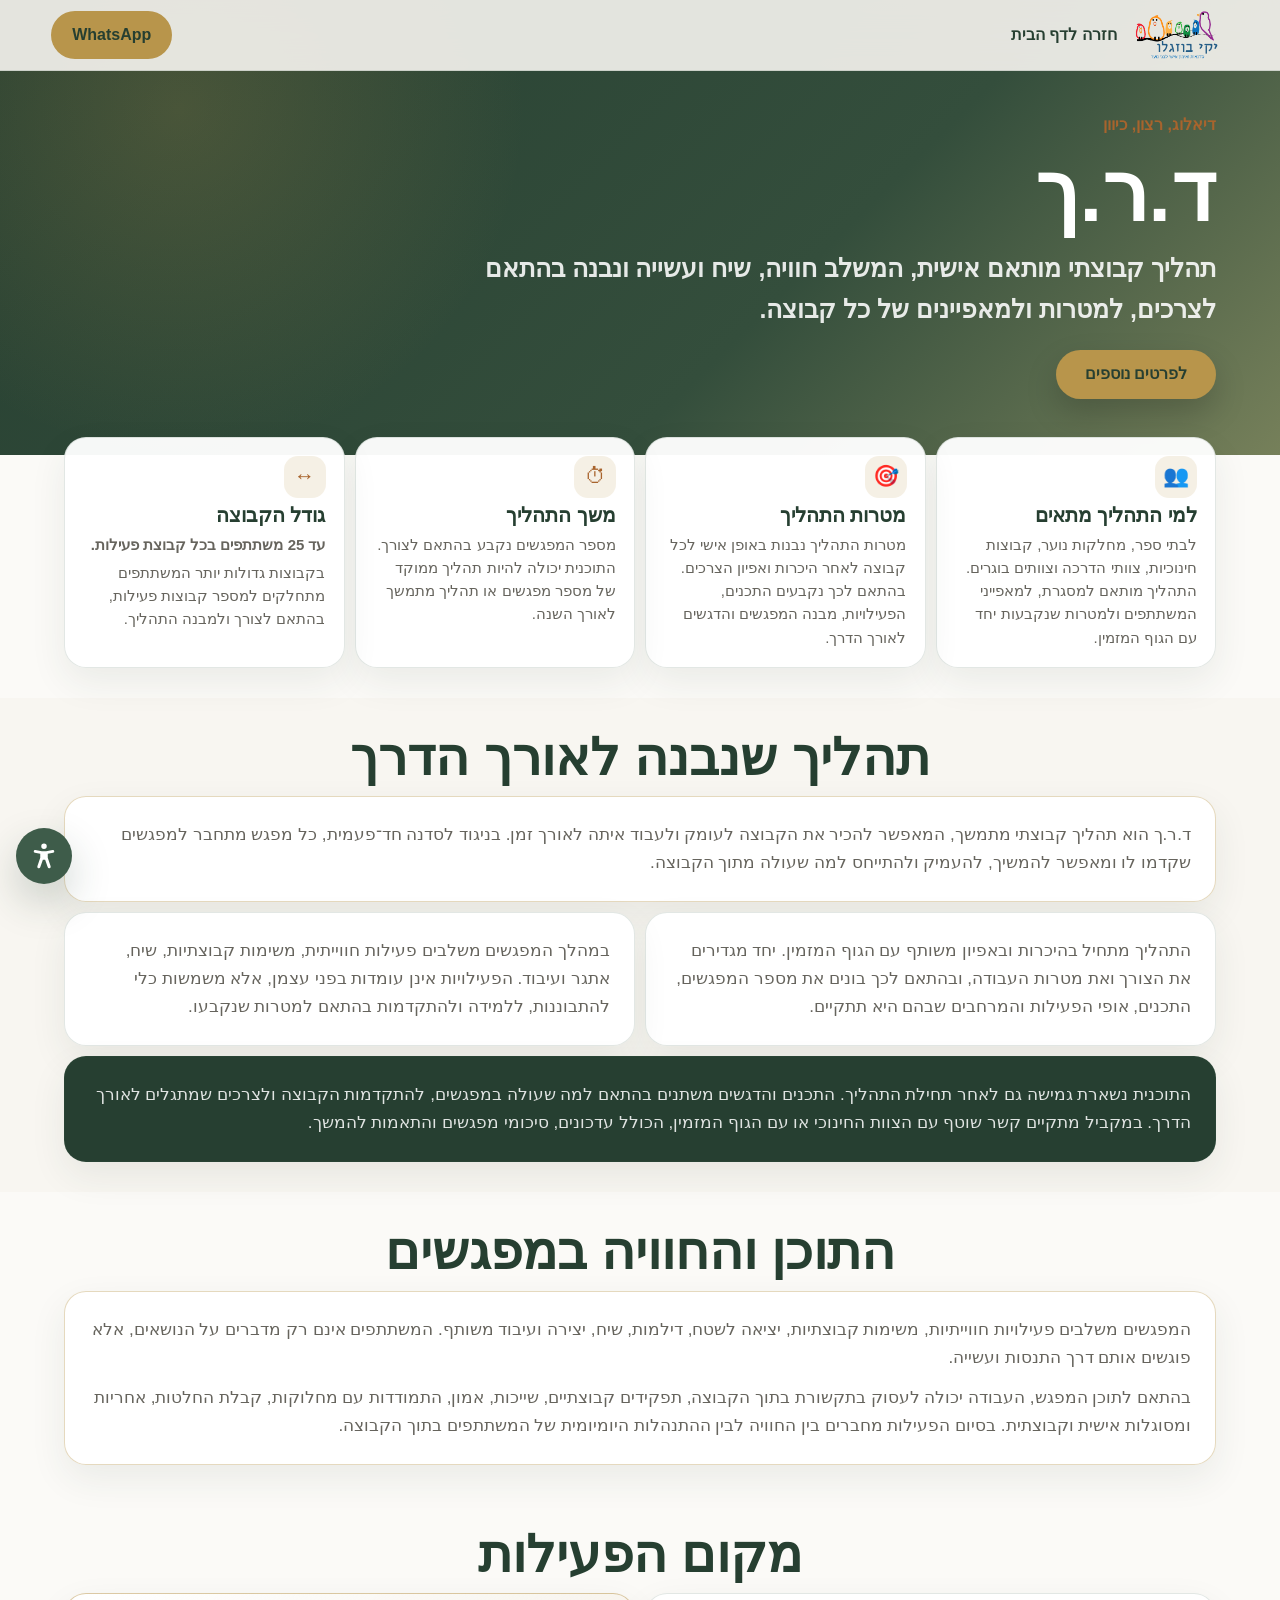
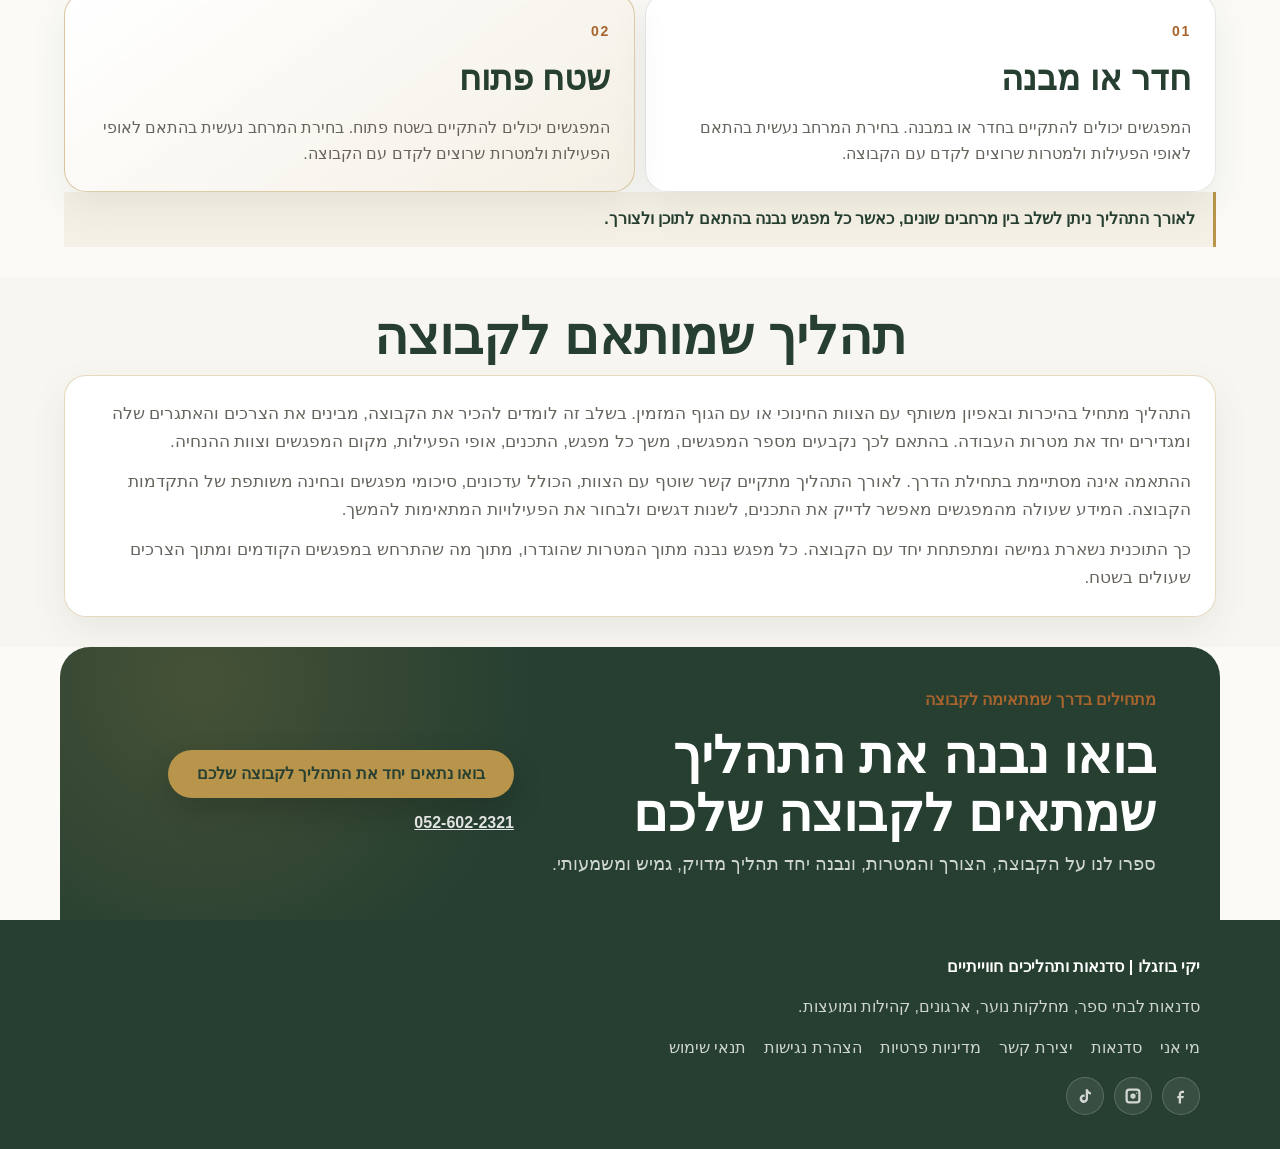
<file: workshops/sadna-tahalichit.html>
<!doctype html>
<html lang="he" dir="rtl">
  <head>
    <script type="text/javascript">
        (function(c,l,a,r,i,t,y){
            c[a]=c[a]||function(){(c[a].q=c[a].q||[]).push(arguments)};
            t=l.createElement(r);t.async=1;t.src="https://www.clarity.ms/tag/"+i;
            y=l.getElementsByTagName(r)[0];y.parentNode.insertBefore(t,y);
        })(window, document, "clarity", "script", "xnafvwif09");
    </script>
    <meta charset="utf-8">
    <meta name="viewport" content="width=device-width, initial-scale=1">
    <title>סדנה תהליכית מותאמת לקבוצה | יקי בוזגלו</title>
    <link rel="stylesheet" href="workshop.css">
    <link rel="stylesheet" href="../assets/css/accessibility-widget.css">
    <style>
      /* Local preview only: compact, consistent spacing for this page. */
      .tahalichit-preview .section {
        padding-block: clamp(20px, 2.6vw, 30px);
      }

      .tahalichit-preview .mevashlim-facts-section {
        padding-top: 0;
        padding-bottom: clamp(20px, 2.6vw, 30px);
      }

      .tahalichit-preview .section-heading {
        margin-bottom: 10px;
      }

      .tahalichit-preview .mevashlim-story-grid,
      .tahalichit-preview .mevashlim-routes-grid,
      .tahalichit-preview .mevashlim-facts {
        gap: 10px;
      }

      .tahalichit-preview .mevashlim-story-card,
      .tahalichit-preview .mevashlim-route-card {
        padding: clamp(18px, 2.2vw, 24px);
      }

      .tahalichit-preview .mevashlim-story-card p + p {
        margin-top: 12px !important;
      }

      .tahalichit-preview .mevashlim-audience-note {
        margin-top: 0;
      }

      .tahalichit-preview .mevashlim-final-cta {
        gap: 14px;
        padding-block: clamp(26px, 3.5vw, 40px);
      }

      @media (max-width: 719px) {
        .tahalichit-preview .section {
          padding-block: 18px;
        }

        .tahalichit-preview .mevashlim-facts-section {
          padding-bottom: 18px;
        }

        .tahalichit-preview .section-heading {
          margin-bottom: 9px;
        }
      }
    </style>
  </head>
  <body class="mevashlim-page tahalichit-preview">
    <header class="topbar">
      <a class="brand" href="../index.html"><img src="../assets/images/logo.png" alt="לוגו יקי בוזגלו"><span>חזרה לדף הבית</span></a>
      <a class="button" href="https://wa.me/972526022321?text=%D7%A9%D7%9C%D7%95%D7%9D%20%D7%99%D7%A7%D7%99%2C%20%D7%90%D7%A9%D7%9E%D7%97%20%D7%9C%D7%A7%D7%91%D7%9C%20%D7%A4%D7%A8%D7%98%D7%99%D7%9D%20%D7%A2%D7%9C%20%D7%94%D7%A1%D7%93%D7%A0%D7%90%D7%95%D7%AA." data-contact-link="whatsapp">WhatsApp</a>
    </header>
    <main>
      <section class="mevashlim-hero"><div class="mevashlim-hero-inner"><div class="mevashlim-hero-copy">
        <p class="eyebrow">דיאלוג, רצון, כיוון</p><h1>ד.ר.ך</h1>
        <p class="mevashlim-lead">תהליך קבוצתי מותאם אישית, המשלב חוויה, שיח ועשייה ונבנה בהתאם לצרכים, למטרות ולמאפיינים של כל קבוצה.</p>
        <a class="button mevashlim-primary-button" href="https://wa.me/972526022321">לפרטים נוספים</a>
      </div></div></section>

      <section class="section mevashlim-facts-section" aria-label="פרטי התהליך בקצרה"><div class="mevashlim-facts">
        <article class="mevashlim-fact-card"><span class="mevashlim-icon" aria-hidden="true">👥</span><h2>למי התהליך מתאים</h2><p>לבתי ספר, מחלקות נוער, קבוצות חינוכיות, צוותי הדרכה וצוותים בוגרים. התהליך מותאם למסגרת, למאפייני המשתתפים ולמטרות שנקבעות יחד עם הגוף המזמין.</p></article>
        <article class="mevashlim-fact-card"><span class="mevashlim-icon" aria-hidden="true">🎯</span><h2>מטרות התהליך</h2><p>מטרות התהליך נבנות באופן אישי לכל קבוצה לאחר היכרות ואפיון הצרכים. בהתאם לכך נקבעים התכנים, הפעילויות, מבנה המפגשים והדגשים לאורך הדרך.</p></article>
        <article class="mevashlim-fact-card"><span class="mevashlim-icon" aria-hidden="true">⏱</span><h2>משך התהליך</h2><p>מספר המפגשים נקבע בהתאם לצורך. התוכנית יכולה להיות תהליך ממוקד של מספר מפגשים או תהליך מתמשך לאורך השנה.</p></article>
        <article class="mevashlim-fact-card"><span class="mevashlim-icon" aria-hidden="true">↔</span><h2>גודל הקבוצה</h2><p><strong>עד 25 משתתפים בכל קבוצת פעילות.</strong></p><p>בקבוצות גדולות יותר המשתתפים מתחלקים למספר קבוצות פעילות, בהתאם לצורך ולמבנה התהליך.</p></article>
      </div></section>

      <section class="section mevashlim-story-section"><div class="mevashlim-section-inner">
        <div class="section-heading mevashlim-heading"><h2>תהליך שנבנה לאורך הדרך</h2></div>
        <div class="mevashlim-story-grid">
          <article class="mevashlim-story-card mevashlim-story-card-featured"><p>ד.ר.ך הוא תהליך קבוצתי מתמשך, המאפשר להכיר את הקבוצה לעומק ולעבוד איתה לאורך זמן. בניגוד לסדנה חד־פעמית, כל מפגש מתחבר למפגשים שקדמו לו ומאפשר להמשיך, להעמיק ולהתייחס למה שעולה מתוך הקבוצה.</p></article>
          <article class="mevashlim-story-card"><p>התהליך מתחיל בהיכרות ובאפיון משותף עם הגוף המזמין. יחד מגדירים את הצורך ואת מטרות העבודה, ובהתאם לכך בונים את מספר המפגשים, התכנים, אופי הפעילות והמרחבים שבהם היא תתקיים.</p></article>
          <article class="mevashlim-story-card"><p>במהלך המפגשים משלבים פעילות חווייתית, משימות קבוצתיות, שיח, אתגר ועיבוד. הפעילויות אינן עומדות בפני עצמן, אלא משמשות כלי להתבוננות, ללמידה ולהתקדמות בהתאם למטרות שנקבעו.</p></article>
          <article class="mevashlim-story-card mevashlim-story-card-accent"><p>התוכנית נשארת גמישה גם לאחר תחילת התהליך. התכנים והדגשים משתנים בהתאם למה שעולה במפגשים, להתקדמות הקבוצה ולצרכים שמתגלים לאורך הדרך. במקביל מתקיים קשר שוטף עם הצוות החינוכי או עם הגוף המזמין, הכולל עדכונים, סיכומי מפגשים והתאמות להמשך.</p></article>
        </div>
      </div></section>

      <section class="section mevashlim-audience-section"><div class="mevashlim-section-inner">
        <div class="section-heading mevashlim-heading"><h2>התוכן והחוויה במפגשים</h2></div>
        <div class="mevashlim-story-grid">
          <article class="mevashlim-story-card mevashlim-story-card-featured">
            <p>המפגשים משלבים פעילויות חווייתיות, משימות קבוצתיות, יציאה לשטח, דילמות, שיח, יצירה ועיבוד משותף. המשתתפים אינם רק מדברים על הנושאים, אלא פוגשים אותם דרך התנסות ועשייה.</p>
            <p style="margin-top: 12px;">בהתאם לתוכן המפגש, העבודה יכולה לעסוק בתקשורת בתוך הקבוצה, תפקידים קבוצתיים, שייכות, אמון, התמודדות עם מחלוקות, קבלת החלטות, אחריות ומסוגלות אישית וקבוצתית. בסיום הפעילות מחברים בין החוויה לבין ההתנהלות היומיומית של המשתתפים בתוך הקבוצה.</p>
          </article>
        </div>
      </div></section>

      <section class="section mevashlim-routes-section"><div class="mevashlim-section-inner">
        <div class="section-heading mevashlim-heading"><h2>מקום הפעילות</h2></div>
        <div class="mevashlim-routes-grid">
          <article class="mevashlim-route-card"><span class="mevashlim-route-number">01</span><h3>חדר או מבנה</h3><p>המפגשים יכולים להתקיים בחדר או במבנה. בחירת המרחב נעשית בהתאם לאופי הפעילות ולמטרות שרוצים לקדם עם הקבוצה.</p></article>
          <article class="mevashlim-route-card mevashlim-route-card-featured"><span class="mevashlim-route-number">02</span><h3>שטח פתוח</h3><p>המפגשים יכולים להתקיים בשטח פתוח. בחירת המרחב נעשית בהתאם לאופי הפעילות ולמטרות שרוצים לקדם עם הקבוצה.</p></article>
        </div>
        <p class="mevashlim-audience-note">לאורך התהליך ניתן לשלב בין מרחבים שונים, כאשר כל מפגש נבנה בהתאם לתוכן ולצורך.</p>
      </div></section>

      <section class="section mevashlim-outcomes-section"><div class="mevashlim-section-inner">
        <div class="section-heading mevashlim-heading"><h2>תהליך שמותאם לקבוצה</h2></div>
        <article class="mevashlim-story-card mevashlim-story-card-featured">
          <p>התהליך מתחיל בהיכרות ובאפיון משותף עם הצוות החינוכי או עם הגוף המזמין. בשלב זה לומדים להכיר את הקבוצה, מבינים את הצרכים והאתגרים שלה ומגדירים יחד את מטרות העבודה. בהתאם לכך נקבעים מספר המפגשים, משך כל מפגש, התכנים, אופי הפעילות, מקום המפגשים וצוות ההנחיה.</p>
          <p style="margin-top: 12px;">ההתאמה אינה מסתיימת בתחילת הדרך. לאורך התהליך מתקיים קשר שוטף עם הצוות, הכולל עדכונים, סיכומי מפגשים ובחינה משותפת של התקדמות הקבוצה. המידע שעולה מהמפגשים מאפשר לדייק את התכנים, לשנות דגשים ולבחור את הפעילויות המתאימות להמשך.</p>
          <p style="margin-top: 12px;">כך התוכנית נשארת גמישה ומתפתחת יחד עם הקבוצה. כל מפגש נבנה מתוך המטרות שהוגדרו, מתוך מה שהתרחש במפגשים הקודמים ומתוך הצרכים שעולים בשטח.</p>
        </article>
      </div></section>

      <section class="mevashlim-final-cta"><div><p class="eyebrow">מתחילים בדרך שמתאימה לקבוצה</p><h2>בואו נבנה את התהליך שמתאים לקבוצה שלכם</h2><p>ספרו לנו על הקבוצה, הצורך והמטרות, ונבנה יחד תהליך מדויק, גמיש ומשמעותי.</p></div>
        <div class="mevashlim-final-actions"><a class="button mevashlim-primary-button" href="https://wa.me/972526022321?text=%D7%A9%D7%9C%D7%95%D7%9D%20%D7%99%D7%A7%D7%99%2C%20%D7%90%D7%A9%D7%9E%D7%97%20%D7%9C%D7%A7%D7%91%D7%9C%20%D7%A4%D7%A8%D7%98%D7%99%D7%9D%20%D7%A2%D7%9C%20%D7%94%D7%A1%D7%93%D7%A0%D7%90%D7%95%D7%AA." data-contact-link="whatsapp">בואו נתאים יחד את התהליך לקבוצה שלכם</a><a class="mevashlim-text-link" href="tel:+972526022321">052-602-2321</a></div>
      </section>
    </main>
    <footer class="site-footer">
      <div class="footer-inner">
        <strong>יקי בוזגלו | סדנאות ותהליכים חווייתיים</strong>
        <p>סדנאות לבתי ספר, מחלקות נוער, ארגונים, קהילות ומועצות.</p>
        <div class="footer-links">
          <a href="../index.html#about">מי אני</a>
          <a href="../index.html#workshops">סדנאות</a>
          <a href="../index.html#contact">יצירת קשר</a>
          <a href="../privacy.html">מדיניות פרטיות</a>
          <a href="../accessibility.html">הצהרת נגישות</a>
          <a href="../terms.html">תנאי שימוש</a>
        </div>
        <div class="social-links" aria-label="רשתות חברתיות">
          <a class="social-link" href="../coming-soon.html" data-social-link="facebook" aria-label="Facebook"><svg viewBox="0 0 24 24" aria-hidden="true"><path d="M14 8h2V5h-2c-3 0-5 2-5 5v2H7v3h2v7h3v-7h3l1-3h-4v-2c0-1.1.9-2 2-2Z"/></svg></a>
          <a class="social-link" href="../coming-soon.html" data-social-link="instagram" aria-label="Instagram"><svg viewBox="0 0 24 24" aria-hidden="true"><path d="M7 2h10a5 5 0 0 1 5 5v10a5 5 0 0 1-5 5H7a5 5 0 0 1-5-5V7a5 5 0 0 1 5-5Zm0 3a2 2 0 0 0-2 2v10a2 2 0 0 0 2 2h10a2 2 0 0 0 2-2V7a2 2 0 0 0-2-2H7Zm5 3.5A3.5 3.5 0 1 1 12 15.5 3.5 3.5 0 0 1 12 8.5Zm0 3A.5.5 0 1 0 12 12.5.5.5 0 0 0 12 11.5Zm4.8-4.2a.9.9 0 1 1 0 1.8.9.9 0 0 1 0-1.8Z"/></svg></a>
          <a class="social-link" href="../coming-soon.html" data-social-link="tiktok" aria-label="TikTok"><svg viewBox="0 0 24 24" aria-hidden="true"><path d="M16 3c.3 2.2 1.7 3.8 4 4.2V10a7.2 7.2 0 0 1-4-1.2v6.6A5.6 5.6 0 1 1 10.4 10c.4 0 .8 0 1.1.1v3.1a2.4 2.4 0 1 0 1.5 2.2V3h3Z"/></svg></a>
        </div>
      </div>
    </footer>
    <script src="../assets/js/social-links.js"></script>
    <script src="../assets/js/accessibility-widget.js"></script>
  </body>
</html>
</file>
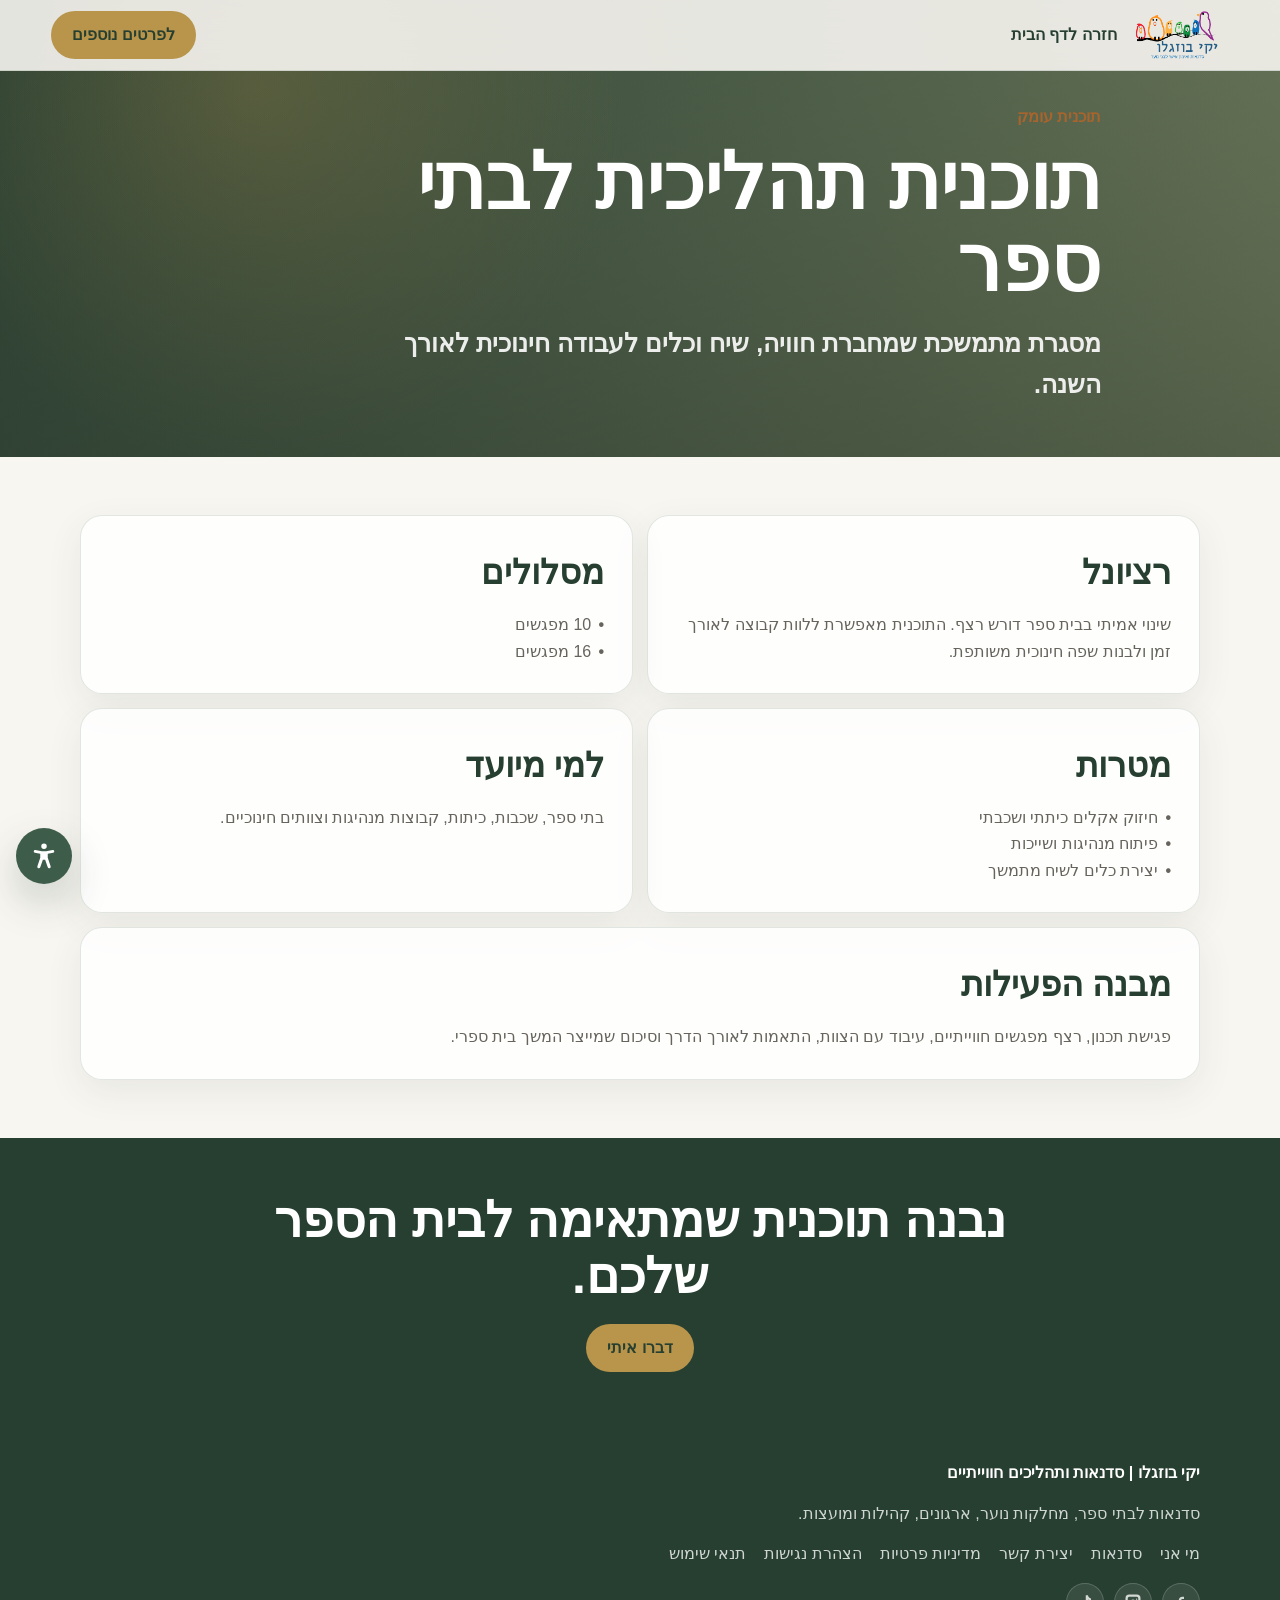
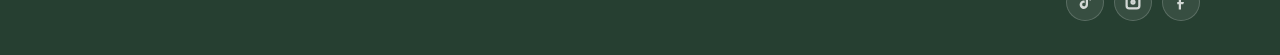
<file: workshops/school-program.html>
<!doctype html>
<html lang="he" dir="rtl">
  <head>
    <script type="text/javascript">
        (function(c,l,a,r,i,t,y){
            c[a]=c[a]||function(){(c[a].q=c[a].q||[]).push(arguments)};
            t=l.createElement(r);t.async=1;t.src="https://www.clarity.ms/tag/"+i;
            y=l.getElementsByTagName(r)[0];y.parentNode.insertBefore(t,y);
        })(window, document, "clarity", "script", "xnafvwif09");
    </script>
    <meta charset="utf-8">
    <meta name="viewport" content="width=device-width, initial-scale=1">
    <title>תוכנית תהליכית לבתי ספר | יקי בוזגלו</title>
    <link rel="stylesheet" href="workshop.css">
    <link rel="stylesheet" href="../assets/css/accessibility-widget.css">
  </head>
  <body>
    <header class="topbar">
      <a class="brand" href="../index.html"><img src="../assets/images/logo.png" alt="לוגו יקי בוזגלו"><span>חזרה לדף הבית</span></a>
      <a class="button" href="https://wa.me/972526022321">לפרטים נוספים</a>
    </header>
    <main>
      <section class="hero">
        <div class="hero-copy">
          <p class="eyebrow">תוכנית עומק</p>
          <h1>תוכנית תהליכית לבתי ספר</h1>
          <p>מסגרת מתמשכת שמחברת חוויה, שיח וכלים לעבודה חינוכית לאורך השנה.</p>
        </div>
      </section>
      <section class="section">
        <div class="grid">
          <article class="card"><h2>רציונל</h2><p>שינוי אמיתי בבית ספר דורש רצף. התוכנית מאפשרת ללוות קבוצה לאורך זמן ולבנות שפה חינוכית משותפת.</p></article>
          <article class="card"><h2>מסלולים</h2><ul><li>10 מפגשים</li><li>16 מפגשים</li></ul></article>
          <article class="card"><h2>מטרות</h2><ul><li>חיזוק אקלים כיתתי ושכבתי</li><li>פיתוח מנהיגות ושייכות</li><li>יצירת כלים לשיח מתמשך</li></ul></article>
          <article class="card"><h2>למי מיועד</h2><p>בתי ספר, שכבות, כיתות, קבוצות מנהיגות וצוותים חינוכיים.</p></article>
          <article class="card wide"><h2>מבנה הפעילות</h2><p>פגישת תכנון, רצף מפגשים חווייתיים, עיבוד עם הצוות, התאמות לאורך הדרך וסיכום שמייצר המשך בית ספרי.</p></article>
        </div>
      </section>
      <section class="cta"><h2>נבנה תוכנית שמתאימה לבית הספר שלכם.</h2><a class="button" href="../index.html#contact">דברו איתי</a></section>
    </main>
    <footer class="site-footer">
      <div class="footer-inner">
        <strong>יקי בוזגלו | סדנאות ותהליכים חווייתיים</strong>
        <p>סדנאות לבתי ספר, מחלקות נוער, ארגונים, קהילות ומועצות.</p>
        <div class="footer-links">
          <a href="../index.html#about">מי אני</a>
          <a href="../index.html#workshops">סדנאות</a>
          <a href="../index.html#contact">יצירת קשר</a>
          <a href="../privacy.html">מדיניות פרטיות</a>
          <a href="../accessibility.html">הצהרת נגישות</a>
          <a href="../terms.html">תנאי שימוש</a>
        </div>
        <div class="social-links" aria-label="רשתות חברתיות">
          <a class="social-link" href="../coming-soon.html" data-social-link="facebook" aria-label="Facebook"><svg viewBox="0 0 24 24" aria-hidden="true"><path d="M14 8h2V5h-2c-3 0-5 2-5 5v2H7v3h2v7h3v-7h3l1-3h-4v-2c0-1.1.9-2 2-2Z"/></svg></a>
          <a class="social-link" href="../coming-soon.html" data-social-link="instagram" aria-label="Instagram"><svg viewBox="0 0 24 24" aria-hidden="true"><path d="M7 2h10a5 5 0 0 1 5 5v10a5 5 0 0 1-5 5H7a5 5 0 0 1-5-5V7a5 5 0 0 1 5-5Zm0 3a2 2 0 0 0-2 2v10a2 2 0 0 0 2 2h10a2 2 0 0 0 2-2V7a2 2 0 0 0-2-2H7Zm5 3.5A3.5 3.5 0 1 1 12 15.5 3.5 3.5 0 0 1 12 8.5Zm0 3A.5.5 0 1 0 12 12.5.5.5 0 0 0 12 11.5Zm4.8-4.2a.9.9 0 1 1 0 1.8.9.9 0 0 1 0-1.8Z"/></svg></a>
          <a class="social-link" href="../coming-soon.html" data-social-link="tiktok" aria-label="TikTok"><svg viewBox="0 0 24 24" aria-hidden="true"><path d="M16 3c.3 2.2 1.7 3.8 4 4.2V10a7.2 7.2 0 0 1-4-1.2v6.6A5.6 5.6 0 1 1 10.4 10c.4 0 .8 0 1.1.1v3.1a2.4 2.4 0 1 0 1.5 2.2V3h3Z"/></svg></a>
        </div>
      </div>
    </footer>
    <script src="../assets/js/social-links.js"></script>
    <script src="../assets/js/accessibility-widget.js"></script>
  </body>
</html>
</file>
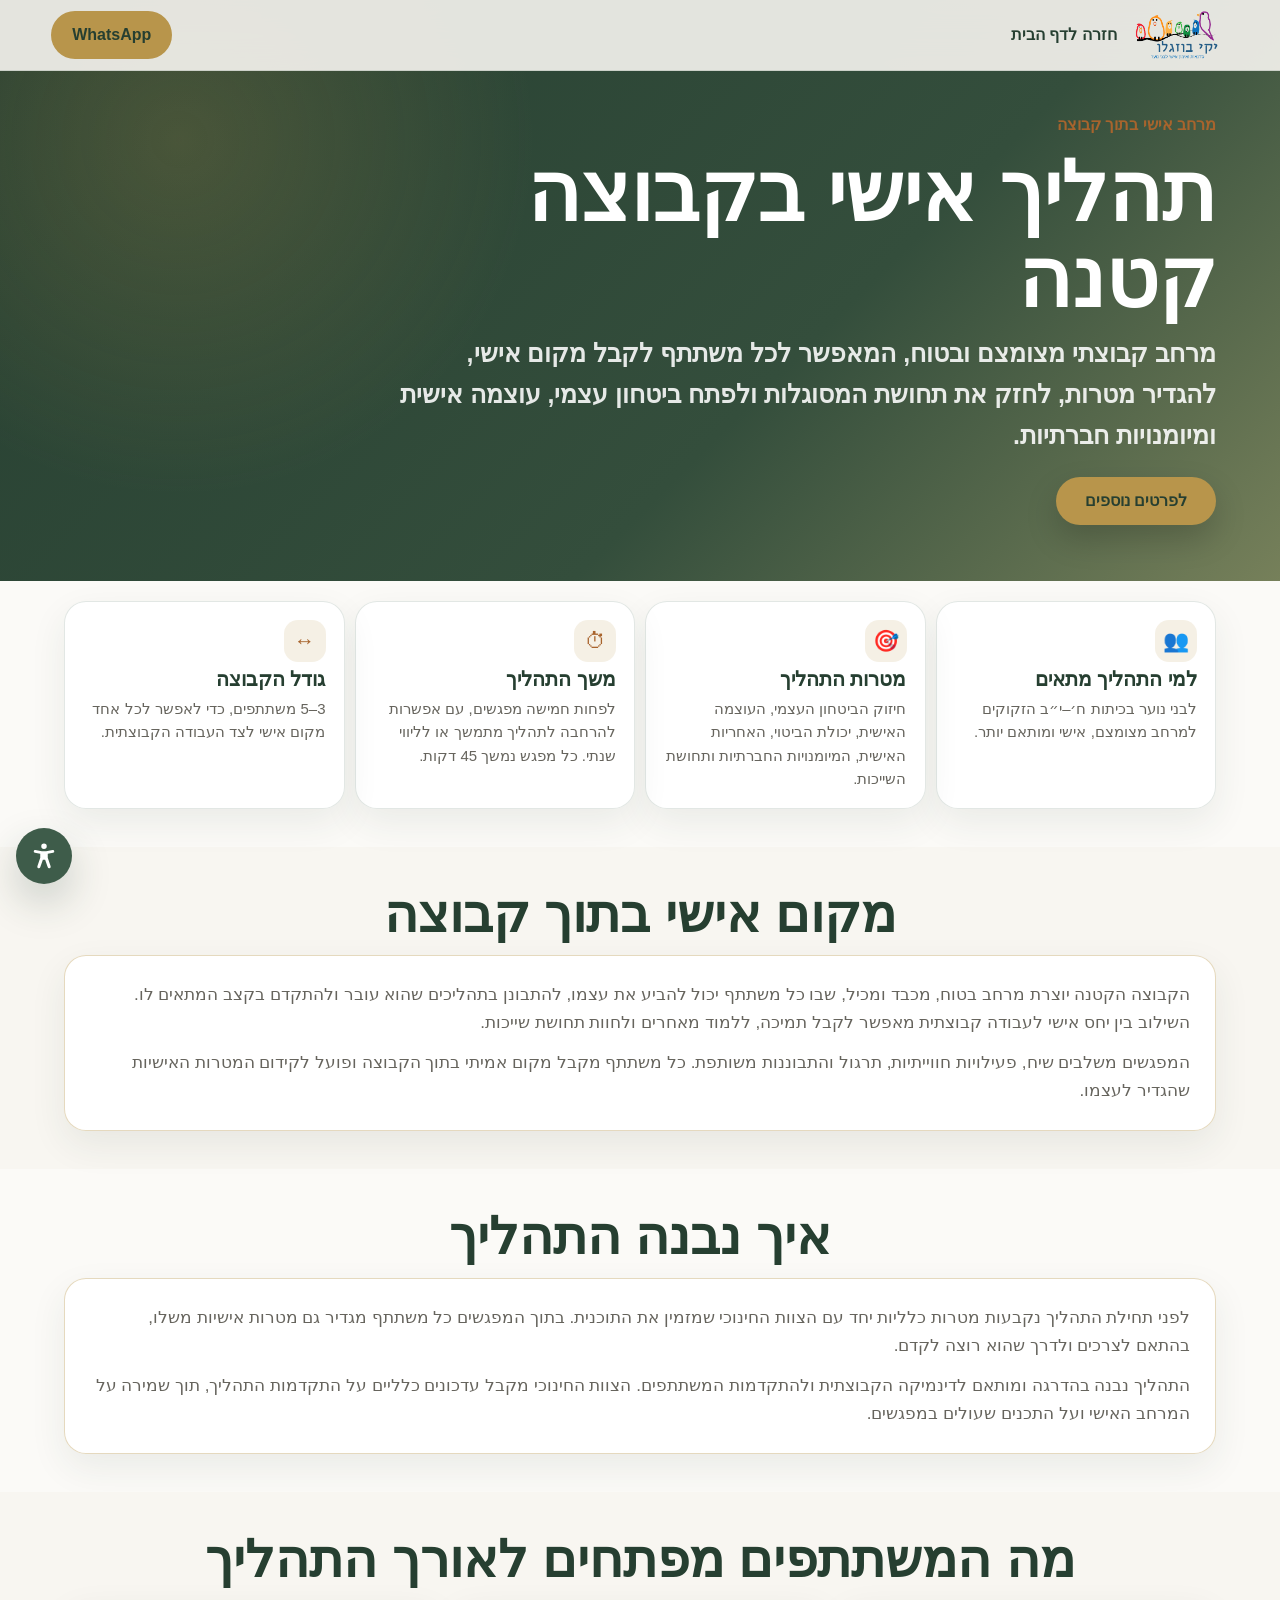
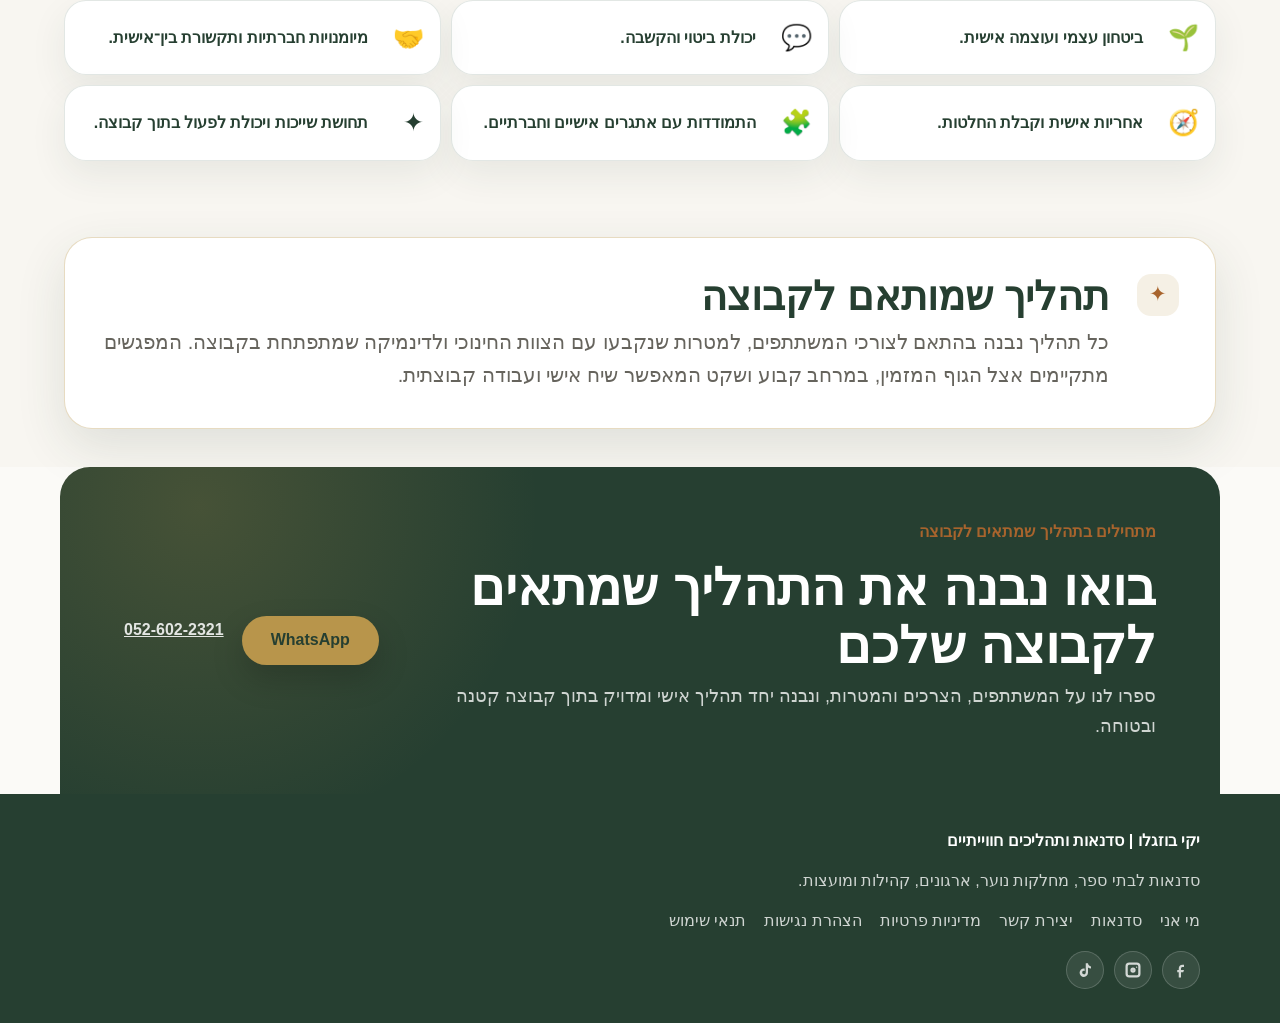
<file: workshops/small-group.html>
<!doctype html>
<html lang="he" dir="rtl">
<head>
  <script type="text/javascript">(function(c,l,a,r,i,t,y){c[a]=c[a]||function(){(c[a].q=c[a].q||[]).push(arguments)};t=l.createElement(r);t.async=1;t.src="https://www.clarity.ms/tag/"+i;y=l.getElementsByTagName(r)[0];y.parentNode.insertBefore(t,y);})(window,document,"clarity","script","xnafvwif09");</script>
  <meta charset="utf-8"><meta name="viewport" content="width=device-width, initial-scale=1">
  <title>תהליך אישי בקבוצה קטנה | יקי בוזגלו</title>
  <link rel="stylesheet" href="workshop.css"><link rel="stylesheet" href="../assets/css/accessibility-widget.css">
  <style>
    .small-group-page .section{padding-block:clamp(24px,3.2vw,38px)}
    .small-group-page .section-heading{margin-bottom:12px}
    .small-group-page .mevashlim-story-card p+p,.small-group-page .mevashlim-custom-card p+p{margin-top:12px}
    @media(max-width:719px){.small-group-page .section{padding-block:20px}}
  </style>
</head>
<body class="mevashlim-page small-group-page">
  <header class="topbar"><a class="brand" href="../index.html"><img src="../assets/images/logo.png" alt="לוגו יקי בוזגלו"><span>חזרה לדף הבית</span></a><a class="button" href="https://wa.me/972526022321">WhatsApp</a></header>
  <main>
    <section class="mevashlim-hero"><div class="mevashlim-hero-inner"><div class="mevashlim-hero-copy">
      <p class="eyebrow">מרחב אישי בתוך קבוצה</p><h1>תהליך אישי בקבוצה קטנה</h1>
      <p class="mevashlim-lead">מרחב קבוצתי מצומצם ובטוח, המאפשר לכל משתתף לקבל מקום אישי, להגדיר מטרות, לחזק את תחושת המסוגלות ולפתח ביטחון עצמי, עוצמה אישית ומיומנויות חברתיות.</p>
      <a class="button mevashlim-primary-button" href="https://wa.me/972526022321">לפרטים נוספים</a>
    </div></div></section>

    <section class="section mevashlim-facts-section" aria-label="פרטי התהליך בקצרה"><div class="mevashlim-facts">
      <article class="mevashlim-fact-card"><span class="mevashlim-icon" aria-hidden="true">👥</span><h2>למי התהליך מתאים</h2><p>לבני נוער בכיתות ח׳–י״ב הזקוקים למרחב מצומצם, אישי ומותאם יותר.</p></article>
      <article class="mevashlim-fact-card"><span class="mevashlim-icon" aria-hidden="true">🎯</span><h2>מטרות התהליך</h2><p>חיזוק הביטחון העצמי, העוצמה האישית, יכולת הביטוי, האחריות האישית, המיומנויות החברתיות ותחושת השייכות.</p></article>
      <article class="mevashlim-fact-card"><span class="mevashlim-icon" aria-hidden="true">⏱</span><h2>משך התהליך</h2><p>לפחות חמישה מפגשים, עם אפשרות להרחבה לתהליך מתמשך או לליווי שנתי. כל מפגש נמשך 45 דקות.</p></article>
      <article class="mevashlim-fact-card"><span class="mevashlim-icon" aria-hidden="true">↔</span><h2>גודל הקבוצה</h2><p>3–5 משתתפים, כדי לאפשר לכל אחד מקום אישי לצד העבודה הקבוצתית.</p></article>
    </div></section>

    <section class="section mevashlim-story-section"><div class="mevashlim-section-inner">
      <div class="section-heading mevashlim-heading"><h2>מקום אישי בתוך קבוצה</h2></div>
      <article class="mevashlim-story-card mevashlim-story-card-featured"><p>הקבוצה הקטנה יוצרת מרחב בטוח, מכבד ומכיל, שבו כל משתתף יכול להביע את עצמו, להתבונן בתהליכים שהוא עובר ולהתקדם בקצב המתאים לו. השילוב בין יחס אישי לעבודה קבוצתית מאפשר לקבל תמיכה, ללמוד מאחרים ולחוות תחושת שייכות.</p><p>המפגשים משלבים שיח, פעילויות חווייתיות, תרגול והתבוננות משותפת. כל משתתף מקבל מקום אמיתי בתוך הקבוצה ופועל לקידום המטרות האישיות שהגדיר לעצמו.</p></article>
    </div></section>

    <section class="section"><div class="mevashlim-section-inner">
      <div class="section-heading mevashlim-heading"><h2>איך נבנה התהליך</h2></div>
      <article class="mevashlim-story-card mevashlim-story-card-featured"><p>לפני תחילת התהליך נקבעות מטרות כלליות יחד עם הצוות החינוכי שמזמין את התוכנית. בתוך המפגשים כל משתתף מגדיר גם מטרות אישיות משלו, בהתאם לצרכים ולדרך שהוא רוצה לקדם.</p><p>התהליך נבנה בהדרגה ומותאם לדינמיקה הקבוצתית ולהתקדמות המשתתפים. הצוות החינוכי מקבל עדכונים כלליים על התקדמות התהליך, תוך שמירה על המרחב האישי ועל התכנים שעולים במפגשים.</p></article>
    </div></section>

    <section class="section mevashlim-outcomes-section"><div class="mevashlim-section-inner">
      <div class="section-heading mevashlim-heading"><h2>מה המשתתפים מפתחים לאורך התהליך</h2></div>
      <div class="mevashlim-outcomes-grid">
        <div><span aria-hidden="true">🌱</span><strong>ביטחון עצמי ועוצמה אישית.</strong></div><div><span aria-hidden="true">💬</span><strong>יכולת ביטוי והקשבה.</strong></div><div><span aria-hidden="true">🤝</span><strong>מיומנויות חברתיות ותקשורת בין־אישית.</strong></div><div><span aria-hidden="true">🧭</span><strong>אחריות אישית וקבלת החלטות.</strong></div><div><span aria-hidden="true">🧩</span><strong>התמודדות עם אתגרים אישיים וחברתיים.</strong></div><div><span aria-hidden="true">✦</span><strong>תחושת שייכות ויכולת לפעול בתוך קבוצה.</strong></div>
      </div>
    </div></section>

    <section class="section mevashlim-custom-section"><div class="mevashlim-custom-card"><span class="mevashlim-icon" aria-hidden="true">✦</span><div><h2>תהליך שמותאם לקבוצה</h2><p>כל תהליך נבנה בהתאם לצורכי המשתתפים, למטרות שנקבעו עם הצוות החינוכי ולדינמיקה שמתפתחת בקבוצה. המפגשים מתקיימים אצל הגוף המזמין, במרחב קבוע ושקט המאפשר שיח אישי ועבודה קבוצתית.</p></div></div></section>

    <section class="mevashlim-final-cta"><div><p class="eyebrow">מתחילים בתהליך שמתאים לקבוצה</p><h2>בואו נבנה את התהליך שמתאים לקבוצה שלכם</h2><p>ספרו לנו על המשתתפים, הצרכים והמטרות, ונבנה יחד תהליך אישי ומדויק בתוך קבוצה קטנה ובטוחה.</p></div><div class="mevashlim-final-actions"><a class="button mevashlim-primary-button" href="https://wa.me/972526022321">WhatsApp</a><a class="mevashlim-text-link" href="tel:+972526022321">052-602-2321</a></div></section>
  </main>

  <footer class="site-footer"><div class="footer-inner">
    <strong>יקי בוזגלו | סדנאות ותהליכים חווייתיים</strong><p>סדנאות לבתי ספר, מחלקות נוער, ארגונים, קהילות ומועצות.</p>
    <div class="footer-links"><a href="../index.html#about">מי אני</a><a href="../index.html#workshops">סדנאות</a><a href="../index.html#contact">יצירת קשר</a><a href="../privacy.html">מדיניות פרטיות</a><a href="../accessibility.html">הצהרת נגישות</a><a href="../terms.html">תנאי שימוש</a></div>
    <div class="social-links" aria-label="רשתות חברתיות">
      <a class="social-link" href="../coming-soon.html" data-social-link="facebook" aria-label="Facebook"><svg viewBox="0 0 24 24" aria-hidden="true"><path d="M14 8h2V5h-2c-3 0-5 2-5 5v2H7v3h2v7h3v-7h3l1-3h-4v-2c0-1.1.9-2 2-2Z"/></svg></a>
      <a class="social-link" href="../coming-soon.html" data-social-link="instagram" aria-label="Instagram"><svg viewBox="0 0 24 24" aria-hidden="true"><path d="M7 2h10a5 5 0 0 1 5 5v10a5 5 0 0 1-5 5H7a5 5 0 0 1-5-5V7a5 5 0 0 1 5-5Zm0 3a2 2 0 0 0-2 2v10a2 2 0 0 0 2 2h10a2 2 0 0 0 2-2V7a2 2 0 0 0-2-2H7Zm5 3.5A3.5 3.5 0 1 1 12 15.5 3.5 3.5 0 0 1 12 8.5Zm0 3A.5.5 0 1 0 12 12.5.5.5 0 0 0 12 11.5Zm4.8-4.2a.9.9 0 1 1 0 1.8.9.9 0 0 1 0-1.8Z"/></svg></a>
      <a class="social-link" href="../coming-soon.html" data-social-link="tiktok" aria-label="TikTok"><svg viewBox="0 0 24 24" aria-hidden="true"><path d="M16 3c.3 2.2 1.7 3.8 4 4.2V10a7.2 7.2 0 0 1-4-1.2v6.6A5.6 5.6 0 1 1 10.4 10c.4 0 .8 0 1.1.1v3.1a2.4 2.4 0 1 0 1.5 2.2V3h3Z"/></svg></a>
    </div>
  </div></footer>
  <script src="../assets/js/social-links.js"></script><script src="../assets/js/accessibility-widget.js"></script>
</body>
</html>
</file>
<file: assets/css/accessibility-widget.css>
.accessibility-widget {
  position: fixed;
  left: max(16px, env(safe-area-inset-left));
  bottom: max(16px, env(safe-area-inset-bottom));
  z-index: 9999;
  direction: rtl;
  font-family: system-ui, -apple-system, BlinkMacSystemFont, "Segoe UI", sans-serif;
}

.accessibility-toggle {
  width: 56px;
  height: 56px;
  display: grid;
  place-items: center;
  border: 0;
  border-radius: 50%;
  background: #3e5c4a;
  color: #ffffff;
  box-shadow: 0 18px 42px rgba(38, 63, 49, .22);
  cursor: pointer;
  transition: transform .22s ease, box-shadow .22s ease, background .22s ease;
}

.accessibility-toggle:hover,
.accessibility-toggle:focus-visible {
  transform: translateY(-2px);
  background: #324d3d;
  box-shadow: 0 20px 48px rgba(38, 63, 49, .28);
}

.accessibility-toggle:focus-visible,
.accessibility-panel button:focus-visible {
  outline: 3px solid #b8954b;
  outline-offset: 3px;
}

.accessibility-toggle svg {
  width: 30px;
  height: 30px;
  fill: currentColor;
}

.accessibility-panel {
  position: absolute;
  left: 0;
  bottom: 70px;
  width: min(310px, calc(100vw - 32px));
  padding: 16px;
  border: 1px solid rgba(62, 92, 74, .16);
  border-radius: 22px;
  background: rgba(255, 255, 255, .96);
  box-shadow: 0 24px 70px rgba(38, 63, 49, .18);
  color: #2b2b2b;
  opacity: 0;
  visibility: hidden;
  transform: translateY(10px);
  transition: opacity .2s ease, transform .2s ease, visibility .2s ease;
}

.accessibility-widget.is-open .accessibility-panel {
  opacity: 1;
  visibility: visible;
  transform: translateY(0);
}

.accessibility-panel h2 {
  margin: 0 0 6px;
  color: #3e5c4a;
  font-size: 20px;
  line-height: 1.25;
}

.accessibility-panel p {
  margin: 0 0 12px;
  color: #66645d;
  font-size: 14px;
  line-height: 1.55;
}

.accessibility-actions {
  display: grid;
  gap: 8px;
}

.accessibility-actions button {
  width: 100%;
  min-height: 42px;
  display: flex;
  align-items: center;
  justify-content: space-between;
  gap: 12px;
  padding: 9px 12px;
  border: 1px solid rgba(62, 92, 74, .14);
  border-radius: 14px;
  background: #f8f6f1;
  color: #2b2b2b;
  font: inherit;
  font-size: 15px;
  font-weight: 800;
  text-align: right;
  cursor: pointer;
  transition: background .18s ease, border-color .18s ease, transform .18s ease;
}

.accessibility-actions button:hover {
  transform: translateY(-1px);
  border-color: rgba(184, 149, 75, .38);
  background: #ffffff;
}

.accessibility-actions button[aria-pressed="true"] {
  border-color: rgba(62, 92, 74, .45);
  background: rgba(62, 92, 74, .1);
  color: #3e5c4a;
}

.accessibility-actions .accessibility-reset {
  margin-top: 4px;
  justify-content: center;
  background: #3e5c4a;
  color: #ffffff;
}

html[data-accessibility-text="large"] body :where(p, li, a, button, input, textarea, select, label, span, h1, h2, h3, h4, h5, h6) {
  font-size: calc(1em * 1.1) !important;
}

html[data-accessibility-text="small"] body :where(p, li, a, button, input, textarea, select, label, span, h1, h2, h3, h4, h5, h6) {
  font-size: calc(1em * .94) !important;
}

html.accessibility-readable-font body,
html.accessibility-readable-font body * {
  font-family: Arial, Helvetica, sans-serif !important;
}

html.accessibility-highlight-links a {
  text-decoration: underline !important;
  text-decoration-thickness: 2px !important;
  text-underline-offset: .22em !important;
}

html.accessibility-high-contrast body {
  background: #ffffff !important;
  color: #111111 !important;
}

html.accessibility-high-contrast body :where(p, li, span, h1, h2, h3, h4, h5, h6, label, strong) {
  color: #111111 !important;
}

html.accessibility-high-contrast body :where(a, button) {
  color: #000000 !important;
}

html.accessibility-high-contrast body :where(.card, .policy-card, .term-card, .accessibility-card, .workshop-card, .contact-panel, .team-panel, .partners-carousel, .accessibility-panel) {
  border-color: #000000 !important;
  background: #ffffff !important;
  box-shadow: none !important;
}

html.accessibility-dark-mode body {
  background: #171b18 !important;
  color: #f8f6f1 !important;
}

html.accessibility-dark-mode body :where(.section, .soft-band, .card, .policy-card, .term-card, .accessibility-card, .workshop-card, .contact-panel, .team-panel, .partners-carousel, .accessibility-panel) {
  background: #202820 !important;
  color: #f8f6f1 !important;
  border-color: rgba(248, 246, 241, .22) !important;
}

html.accessibility-dark-mode body :where(p, li, span, h1, h2, h3, h4, h5, h6, label, strong, a) {
  color: #f8f6f1 !important;
}

@media (max-width: 640px) {
  .accessibility-toggle {
    width: 50px;
    height: 50px;
  }

  .accessibility-toggle svg {
    width: 27px;
    height: 27px;
  }

  .accessibility-panel {
    bottom: 62px;
    box-sizing: border-box;
    max-height: min(34vh, 310px);
    max-height: min(34dvh, 310px);
    overflow-y: auto;
    overscroll-behavior: contain;
  }
}

@media (max-width: 400px) {
  body:has(> main#home) .accessibility-panel {
    max-height: min(53vh, 450px);
    max-height: min(53dvh, 450px);
  }
}
</file>
<file: workshops/workshop.css>
:root {
  --forest: #263f31;
  --green: #3e5c4a;
  --olive: #76805a;
  --cream: #f8f6f1;
  --white: #ffffff;
  --ink: #2b2b2b;
  --muted: #66645d;
  --gold: #b8954b;
  --gold-strong: #a8642d;
  --line: rgba(62, 92, 74, .15);
  --shadow: 0 18px 50px rgba(38, 63, 49, .12);
}

* { box-sizing: border-box; }
html { scroll-behavior: smooth; }
body {
  margin: 0;
  background: var(--cream);
  color: var(--ink);
  font-family: Arial, "Helvetica Neue", sans-serif;
  line-height: 1.65;
}
a { color: inherit; }
img { display: block; max-width: 100%; }
h1, h2, p { margin: 0; letter-spacing: 0; overflow-wrap: anywhere; }
p, li { color: var(--muted); }

.topbar {
  position: fixed;
  inset: 0 0 auto;
  z-index: 10;
  display: flex;
  align-items: center;
  justify-content: space-between;
  gap: 14px;
  padding: 10px clamp(16px, 4vw, 54px);
  background: rgba(248, 246, 241, .9);
  border-bottom: 1px solid var(--line);
  backdrop-filter: blur(18px);
}

.brand {
  display: inline-flex;
  align-items: center;
  gap: 12px;
  color: var(--forest);
  font-weight: 900;
  text-decoration: none;
}

.brand img {
  width: 100px;
  height: 50px;
  object-fit: contain;
}

.button {
  display: inline-flex;
  min-height: 48px;
  align-items: center;
  justify-content: center;
  padding: 10px 20px;
  border: 1px solid transparent;
  border-radius: 999px;
  background: var(--gold);
  color: var(--forest);
  font: inherit;
  font-weight: 900;
  text-decoration: none;
  cursor: pointer;
}

.hero {
  position: relative;
  min-height: clamp(320px, 36vw, 400px);
  display: grid;
  align-items: end;
  overflow: hidden;
  color: var(--white);
  isolation: isolate;
  background:
    radial-gradient(circle at 20% 20%, rgba(184, 149, 75, .32), transparent 34%),
    linear-gradient(135deg, rgba(38, 63, 49, .98), rgba(118, 128, 90, .9));
}

.hero::after {
  content: "";
  position: absolute;
  inset: 0;
  z-index: -2;
  background: linear-gradient(0deg, rgba(28, 43, 34, .46), rgba(28, 43, 34, .1));
}

.hero-copy {
  width: min(1050px, 100%);
  margin-inline: auto;
  padding: clamp(82px, 9vw, 104px) clamp(18px, 5vw, 72px) clamp(34px, 5vw, 52px);
}

.eyebrow {
  color: var(--gold-strong);
  font-weight: 900;
  margin-bottom: 12px;
}

h1 {
  max-width: 820px;
  color: var(--white);
  font-size: clamp(42px, 8vw, 78px);
  line-height: 1.04;
}

.hero-copy p:last-child {
  max-width: 720px;
  margin-top: 18px;
  color: rgba(255, 255, 255, .9);
  font-size: clamp(18px, 2.4vw, 25px);
  font-weight: 800;
}

.section {
  padding: clamp(34px, 5vw, 58px) clamp(18px, 5vw, 72px);
}

.section-heading {
  width: min(880px, 100%);
  margin: 0 auto 18px;
  text-align: center;
}

.section-heading h2 {
  color: var(--forest);
  font-size: clamp(30px, 5vw, 52px);
  line-height: 1.12;
}

.section-heading p:last-child {
  margin-top: 12px;
  font-size: clamp(17px, 2vw, 20px);
}

.grid {
  width: min(1120px, 100%);
  margin-inline: auto;
  display: grid;
  gap: 14px;
  align-items: stretch;
}

.card {
  padding: clamp(20px, 3vw, 28px);
  border: 1px solid var(--line);
  border-radius: 22px;
  background: rgba(255, 255, 255, .82);
  box-shadow: 0 12px 36px rgba(38, 63, 49, .08);
}

.card h2 {
  margin-bottom: 12px;
  color: var(--forest);
  font-size: clamp(24px, 4vw, 34px);
}

.card h3 {
  margin: 0 0 8px;
  color: var(--forest);
  font-size: 22px;
}

.card ul {
  margin: 0;
  padding: 0;
  direction: rtl;
  text-align: right;
  list-style: none;
}

.card li {
  display: grid;
  grid-template-columns: auto 1fr;
  gap: .45rem;
  align-items: start;
  direction: rtl;
  text-align: right;
}

.card li::before {
  content: "•";
  color: var(--muted);
  font-weight: 900;
  line-height: inherit;
}

.cta {
  display: grid;
  justify-items: center;
  gap: 20px;
  padding: clamp(34px, 5vw, 54px) 18px;
  background: var(--forest);
  color: var(--white);
  text-align: center;
}

.cta h2 {
  max-width: 760px;
  color: var(--white);
  font-size: clamp(30px, 5vw, 50px);
  line-height: 1.12;
}

.site-footer {
  padding: 34px clamp(18px, 5vw, 72px);
  background: var(--forest);
  color: var(--white);
  direction: rtl;
}

.footer-inner {
  width: min(1120px, 100%);
  margin-inline: auto;
  display: grid;
  gap: 14px;
}

.site-footer p,
.site-footer a {
  color: rgba(255, 255, 255, .78);
}

.footer-links {
  display: flex;
  flex-wrap: wrap;
  gap: 10px 18px;
}

.footer-links a {
  text-decoration: none;
}

.social-links {
  display: flex;
  flex-wrap: wrap;
  align-items: center;
  gap: 10px;
  margin-top: 2px;
}

.social-link {
  display: inline-flex;
  width: 38px;
  height: 38px;
  align-items: center;
  justify-content: center;
  border: 1px solid rgba(255, 255, 255, .18);
  border-radius: 999px;
  background: rgba(255, 255, 255, .08);
  color: var(--white);
  text-decoration: none;
  transition: transform .22s ease, background .22s ease, border-color .22s ease;
}

.social-link:hover {
  transform: translateY(-2px);
  border-color: rgba(255, 255, 255, .34);
  background: rgba(255, 255, 255, .15);
}

.social-link svg {
  width: 18px;
  height: 18px;
  fill: currentColor;
}

.options-section {
  padding-top: clamp(22px, 3vw, 38px);
}

.options-grid {
  width: min(1120px, 100%);
  margin-inline: auto;
  display: grid;
  gap: 14px;
}

.option-card {
  display: grid;
  gap: 12px;
  align-content: start;
}

.option-card .button {
  margin-top: 8px;
  justify-self: start;
}

@media (min-width: 760px) {
  .grid {
    grid-template-columns: 1fr 1fr;
  }
  .wide {
    grid-column: span 2;
  }
  .options-grid {
    grid-template-columns: 1fr 1fr;
  }
}

@media (min-width: 900px) {
  .grid:has(.audience-card) {
    grid-template-columns: repeat(3, 1fr);
  }

  .grid:has(.audience-card) .wide {
    grid-column: 1 / -1;
  }
}

@media (max-width: 520px) {
  .brand span { display: none; }
  .brand img { width: 84px; height: 42px; }
  .topbar .button { min-height: 42px; padding-inline: 14px; font-size: 14px; }
  .hero { min-height: 280px; }
}

/* מבשלים חיבור */
.mevashlim-page {
  background: #fbfaf7;
}

.mevashlim-page main {
  overflow: hidden;
}

.mevashlim-page .section {
  padding-block: clamp(26px, 3.5vw, 42px);
}

.mevashlim-page .section-heading {
  margin-bottom: 12px;
}

.mevashlim-hero {
  padding: clamp(88px, 9vw, 112px) clamp(18px, 5vw, 72px) clamp(38px, 5vw, 56px);
  background:
    radial-gradient(circle at 14% 24%, rgba(184, 149, 75, .22), transparent 30%),
    linear-gradient(135deg, var(--forest), #344e3c 62%, var(--olive));
  color: var(--white);
}

.mevashlim-hero-inner,
.mevashlim-section-inner,
.mevashlim-custom-card,
.mevashlim-final-cta {
  width: min(1160px, 100%);
  margin-inline: auto;
}

.mevashlim-hero-inner {
  display: block;
}

.mevashlim-hero-copy {
  display: grid;
  justify-items: start;
  width: min(880px, 100%);
}

.mevashlim-hero h1 {
  max-width: none;
  font-size: clamp(48px, 8vw, 82px);
}

.mevashlim-lead {
  max-width: 820px;
  margin-top: 12px;
  color: rgba(255, 255, 255, .88);
  font-size: clamp(19px, 2.2vw, 25px);
  font-weight: 700;
}

.mevashlim-primary-button {
  margin-top: 20px;
  padding-inline: 28px;
  box-shadow: 0 14px 32px rgba(0, 0, 0, .18);
  transition: transform .2s ease, box-shadow .2s ease;
}

.mevashlim-primary-button:hover,
.mevashlim-primary-button:focus-visible {
  transform: translateY(-2px);
  box-shadow: 0 18px 38px rgba(0, 0, 0, .22);
}

.mevashlim-facts-section {
  position: relative;
  z-index: 2;
  padding-top: 0;
  padding-bottom: clamp(24px, 3.5vw, 42px);
}

.mevashlim-facts {
  width: min(1160px, 100%);
  margin: clamp(-18px, -2vw, -28px) auto 0;
  display: grid;
  gap: 10px;
}

.mevashlim-fact-card,
.mevashlim-story-card,
.mevashlim-route-card,
.mevashlim-outcomes-grid > div {
  border: 1px solid var(--line);
  border-radius: 22px;
  background: rgba(255, 255, 255, .96);
  box-shadow: 0 14px 36px rgba(38, 63, 49, .08);
}

.mevashlim-fact-card {
  display: grid;
  align-content: start;
  gap: 5px;
  padding: 18px;
}

.mevashlim-icon {
  display: inline-grid;
  width: 42px;
  height: 42px;
  place-items: center;
  border-radius: 14px;
  background: rgba(184, 149, 75, .14);
  color: var(--gold-strong);
  font-size: 21px;
}

.mevashlim-fact-card h2 {
  color: var(--forest);
  font-size: 20px;
  line-height: 1.25;
}

.mevashlim-fact-card p {
  font-size: 15px;
  line-height: 1.55;
}

.mevashlim-goals-list {
  margin: 2px 0 0;
  padding: 0 18px 0 0;
  display: grid;
  gap: 3px;
  color: var(--muted);
  font-size: 14px;
  line-height: 1.45;
}

.mevashlim-heading h2,
.mevashlim-custom-card h2,
.mevashlim-final-cta h2 {
  color: var(--forest);
  font-size: clamp(30px, 5vw, 52px);
  line-height: 1.12;
}

.mevashlim-heading > p:last-child {
  margin-top: 8px;
  font-size: clamp(17px, 2vw, 20px);
}

.mevashlim-story-section,
.mevashlim-outcomes-section,
.mevashlim-custom-section {
  background: var(--cream);
}

.mevashlim-story-grid {
  display: grid;
  gap: 10px;
}

.mevashlim-story-card {
  padding: clamp(18px, 2.5vw, 25px);
}

.mevashlim-story-card p {
  font-size: 17px;
}

.mevashlim-story-card-featured {
  border-color: rgba(184, 149, 75, .36);
}

.mevashlim-story-card-accent {
  background: var(--forest);
}

.mevashlim-story-card-accent p {
  color: rgba(255, 255, 255, .86);
}

.mevashlim-split {
  display: grid;
  gap: clamp(18px, 3vw, 42px);
  align-items: center;
}

.mevashlim-check-list {
  margin: 0;
  padding: 0;
  display: grid;
  gap: 7px;
  list-style: none;
}

.mevashlim-check-list li {
  position: relative;
  padding: 12px 48px 12px 16px;
  border: 1px solid var(--line);
  border-radius: 16px;
  background: var(--white);
  color: var(--forest);
  font-weight: 800;
}

.mevashlim-audience-note {
  grid-column: 1 / -1;
  margin-top: 2px;
  padding: 14px 18px;
  border-right: 3px solid var(--gold);
  background: rgba(184, 149, 75, .1);
  color: var(--forest);
  font-weight: 700;
}

.mevashlim-check-list li::before {
  content: "✓";
  position: absolute;
  top: 50%;
  right: 16px;
  display: grid;
  width: 25px;
  height: 25px;
  place-items: center;
  transform: translateY(-50%);
  border-radius: 50%;
  background: rgba(184, 149, 75, .16);
  color: var(--gold-strong);
}

.mevashlim-process-section {
  background: var(--forest);
}

.mevashlim-process-section .mevashlim-heading h2 {
  color: var(--white);
}

.mevashlim-process-section .mevashlim-section-intro {
  max-width: 760px;
  color: rgba(255, 255, 255, .78);
}

.mevashlim-timeline {
  margin: 20px 0 0;
  padding: 0;
  display: grid;
  gap: 10px;
  list-style: none;
}

.mevashlim-timeline li {
  position: relative;
  display: grid;
  grid-template-columns: 48px 1fr;
  gap: 12px;
  align-items: center;
  color: var(--white);
}

.mevashlim-timeline li:not(:last-child)::after {
  content: "";
  position: absolute;
  top: 48px;
  right: 23px;
  width: 2px;
  height: 14px;
  background: rgba(184, 149, 75, .5);
}

.mevashlim-timeline span {
  display: grid;
  width: 48px;
  height: 48px;
  place-items: center;
  border-radius: 50%;
  background: var(--gold);
  color: var(--forest);
  font-weight: 900;
}

.mevashlim-timeline strong {
  padding: 12px 16px;
  border: 1px solid rgba(255, 255, 255, .13);
  border-radius: 14px;
  background: rgba(255, 255, 255, .07);
}

.mevashlim-outcomes-grid {
  display: grid;
  gap: 10px;
}

.mevashlim-outcomes-grid > div {
  display: grid;
  grid-template-columns: 44px 1fr;
  gap: 12px;
  align-items: center;
  padding: 16px;
  color: var(--forest);
}

.mevashlim-outcomes-grid span {
  font-size: 25px;
}

.mevashlim-routes-grid {
  display: grid;
  gap: 10px;
}

.mevashlim-route-card {
  position: relative;
  padding: clamp(20px, 3vw, 30px);
  overflow: hidden;
}

.mevashlim-route-card h3 {
  margin: 6px 0 8px;
  color: var(--forest);
  font-size: clamp(26px, 4vw, 34px);
}

.mevashlim-route-duration {
  margin-bottom: 7px;
  color: var(--forest);
  font-weight: 900;
}

.mevashlim-route-number {
  color: var(--gold-strong);
  font-size: 14px;
  font-weight: 900;
  letter-spacing: .12em;
}

.mevashlim-route-card-featured {
  border-color: rgba(184, 149, 75, .48);
  background: linear-gradient(145deg, var(--white), rgba(184, 149, 75, .1));
}

.mevashlim-custom-card {
  display: grid;
  grid-template-columns: auto 1fr;
  gap: clamp(16px, 3vw, 28px);
  align-items: start;
  padding: clamp(20px, 3.5vw, 36px);
  border: 1px solid rgba(184, 149, 75, .34);
  border-radius: 28px;
  background: var(--white);
  box-shadow: var(--shadow);
}

.mevashlim-custom-card h2 {
  font-size: clamp(26px, 4vw, 40px);
}

.mevashlim-custom-card div > p:last-child {
  margin-top: 8px;
  font-size: clamp(17px, 2vw, 20px);
}

.mevashlim-final-cta {
  display: grid;
  gap: 18px;
  align-items: center;
  padding: clamp(30px, 4.5vw, 52px) clamp(18px, 5vw, 64px);
  border-radius: 30px 30px 0 0;
  background:
    radial-gradient(circle at 12% 12%, rgba(184, 149, 75, .22), transparent 32%),
    var(--forest);
}

.mevashlim-final-cta h2 {
  color: var(--white);
}

.mevashlim-final-cta div > p:last-child {
  margin-top: 8px;
  color: rgba(255, 255, 255, .78);
  font-size: 18px;
}

.mevashlim-final-actions {
  display: flex;
  flex-wrap: wrap;
  gap: 12px 18px;
  align-items: center;
}

.mevashlim-text-link {
  color: rgba(255, 255, 255, .86);
  font-weight: 800;
}

@media (min-width: 720px) {
  .mevashlim-facts {
    grid-template-columns: repeat(2, 1fr);
  }

  .mevashlim-story-grid {
    grid-template-columns: repeat(2, 1fr);
  }

  .mevashlim-story-card-featured,
  .mevashlim-story-card-accent {
    grid-column: span 2;
  }

  .mevashlim-split {
    grid-template-columns: .82fr 1.18fr;
  }

  .mevashlim-outcomes-grid {
    grid-template-columns: repeat(2, 1fr);
  }

  .mevashlim-routes-grid {
    grid-template-columns: repeat(2, 1fr);
  }

  .mevashlim-final-cta {
    grid-template-columns: 1fr auto;
  }

  .mevashlim-final-actions {
    max-width: 390px;
    justify-content: flex-start;
  }
}

@media (min-width: 1020px) {
  .mevashlim-facts {
    grid-template-columns: repeat(4, 1fr);
  }

  .mevashlim-outcomes-grid {
    grid-template-columns: repeat(3, 1fr);
  }
}

@media (max-width: 719px) {
  .mevashlim-hero {
    padding-top: 88px;
  }

  .mevashlim-facts {
    margin-top: 0;
  }

  .mevashlim-final-cta {
    border-radius: 0;
  }

  .mevashlim-final-actions .mevashlim-primary-button {
    width: 100%;
    text-align: center;
  }
}
</file>
